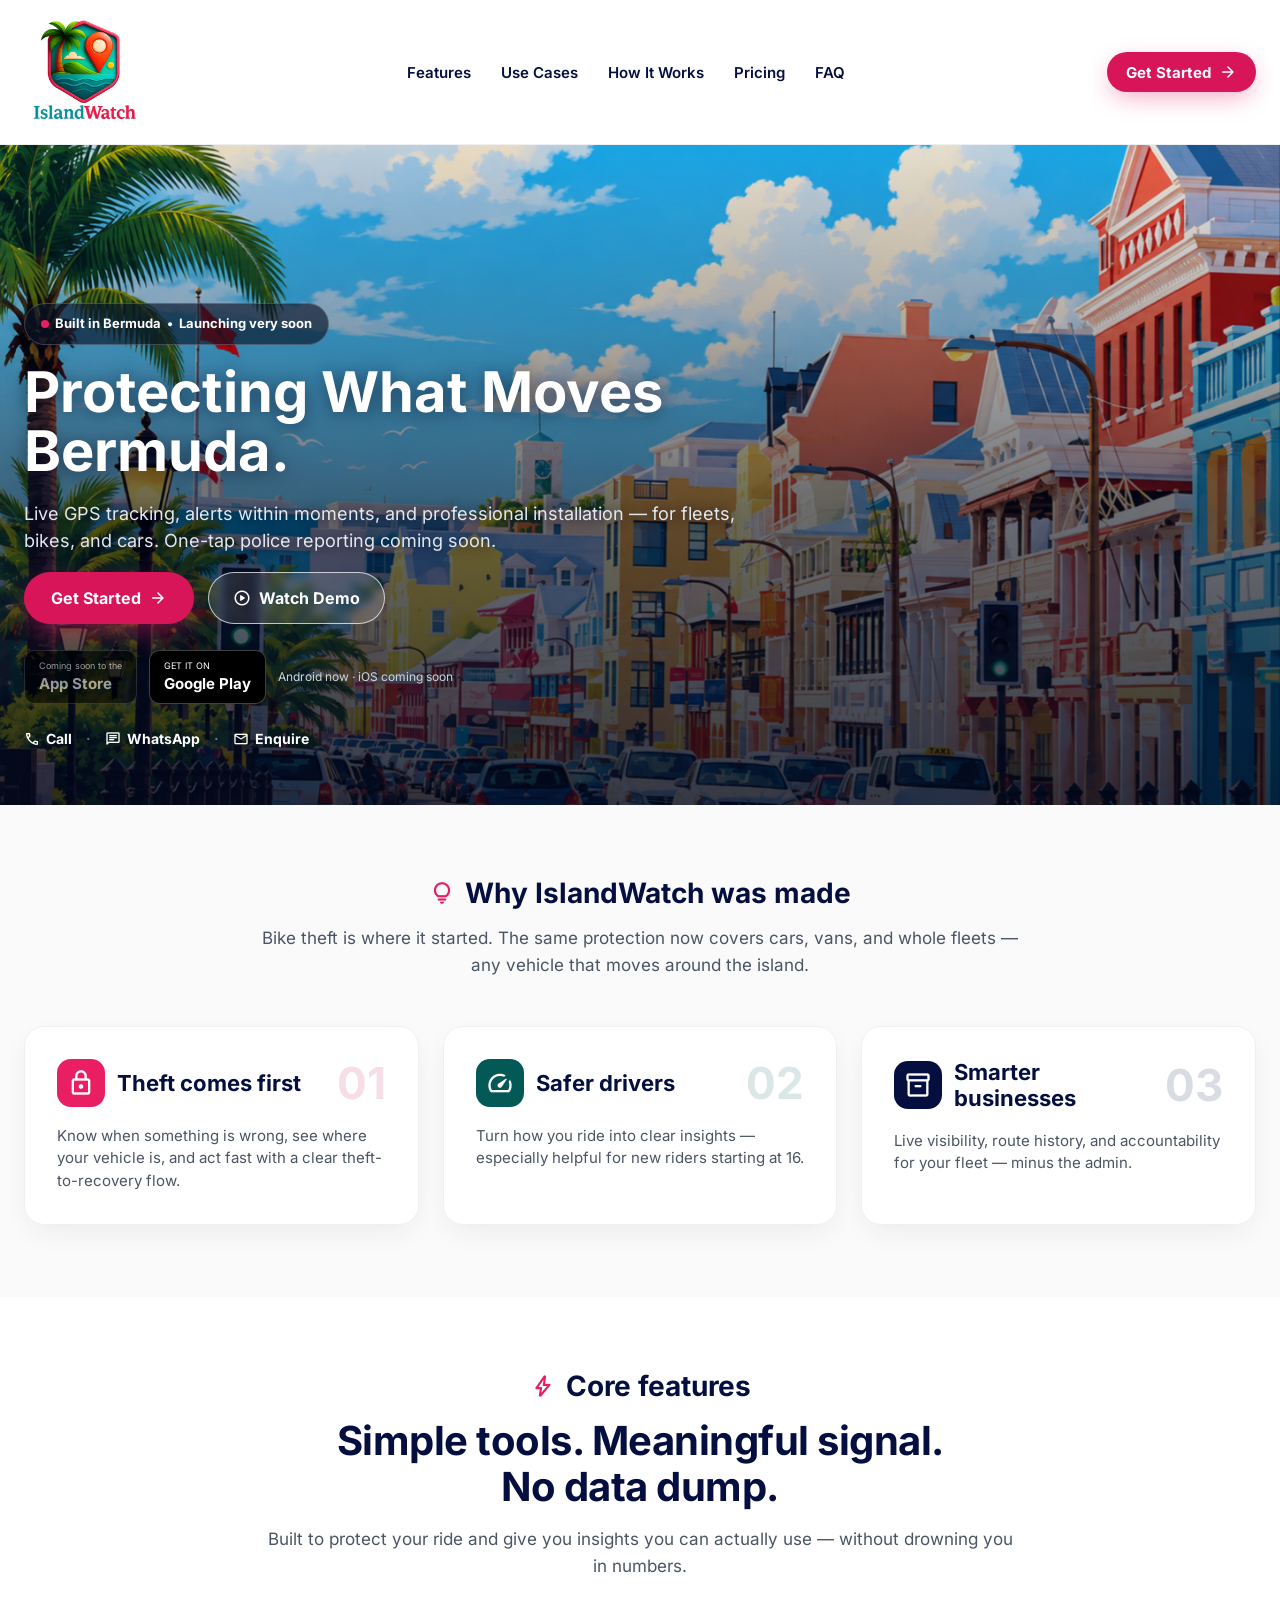
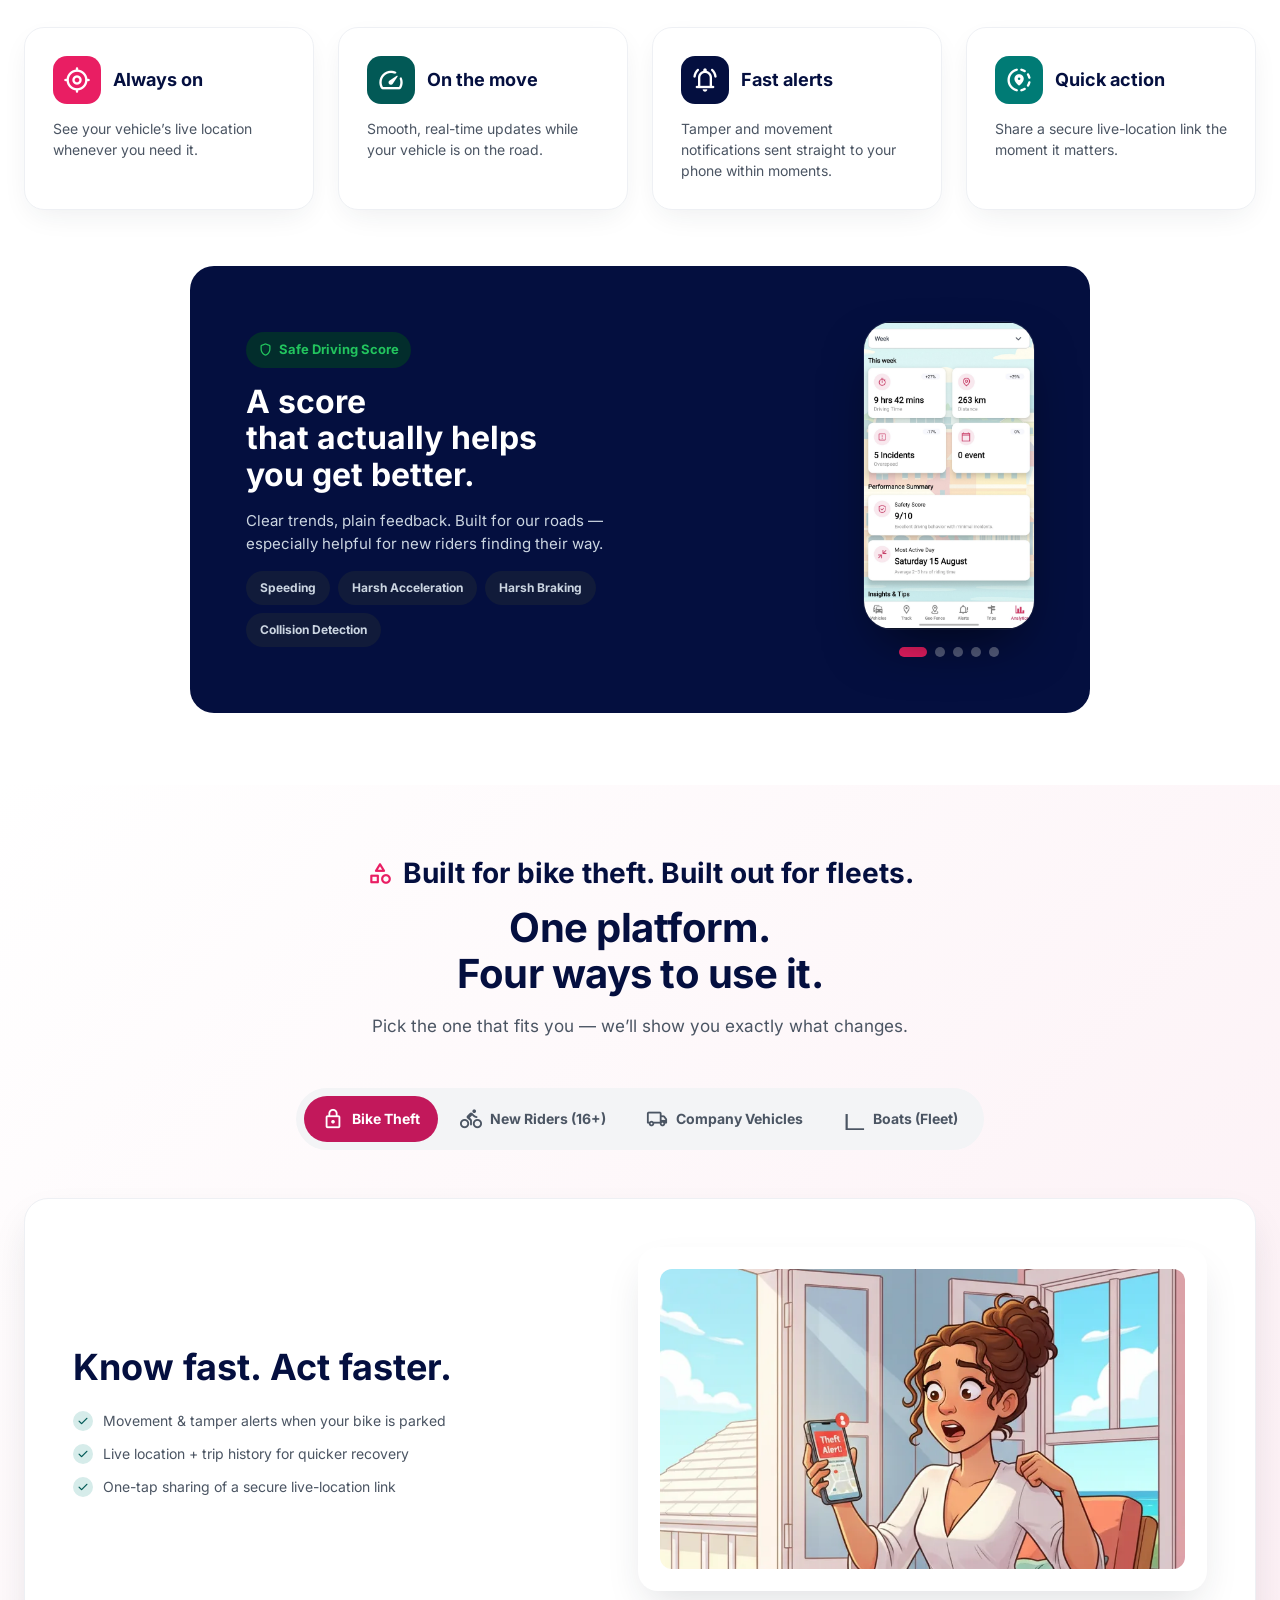
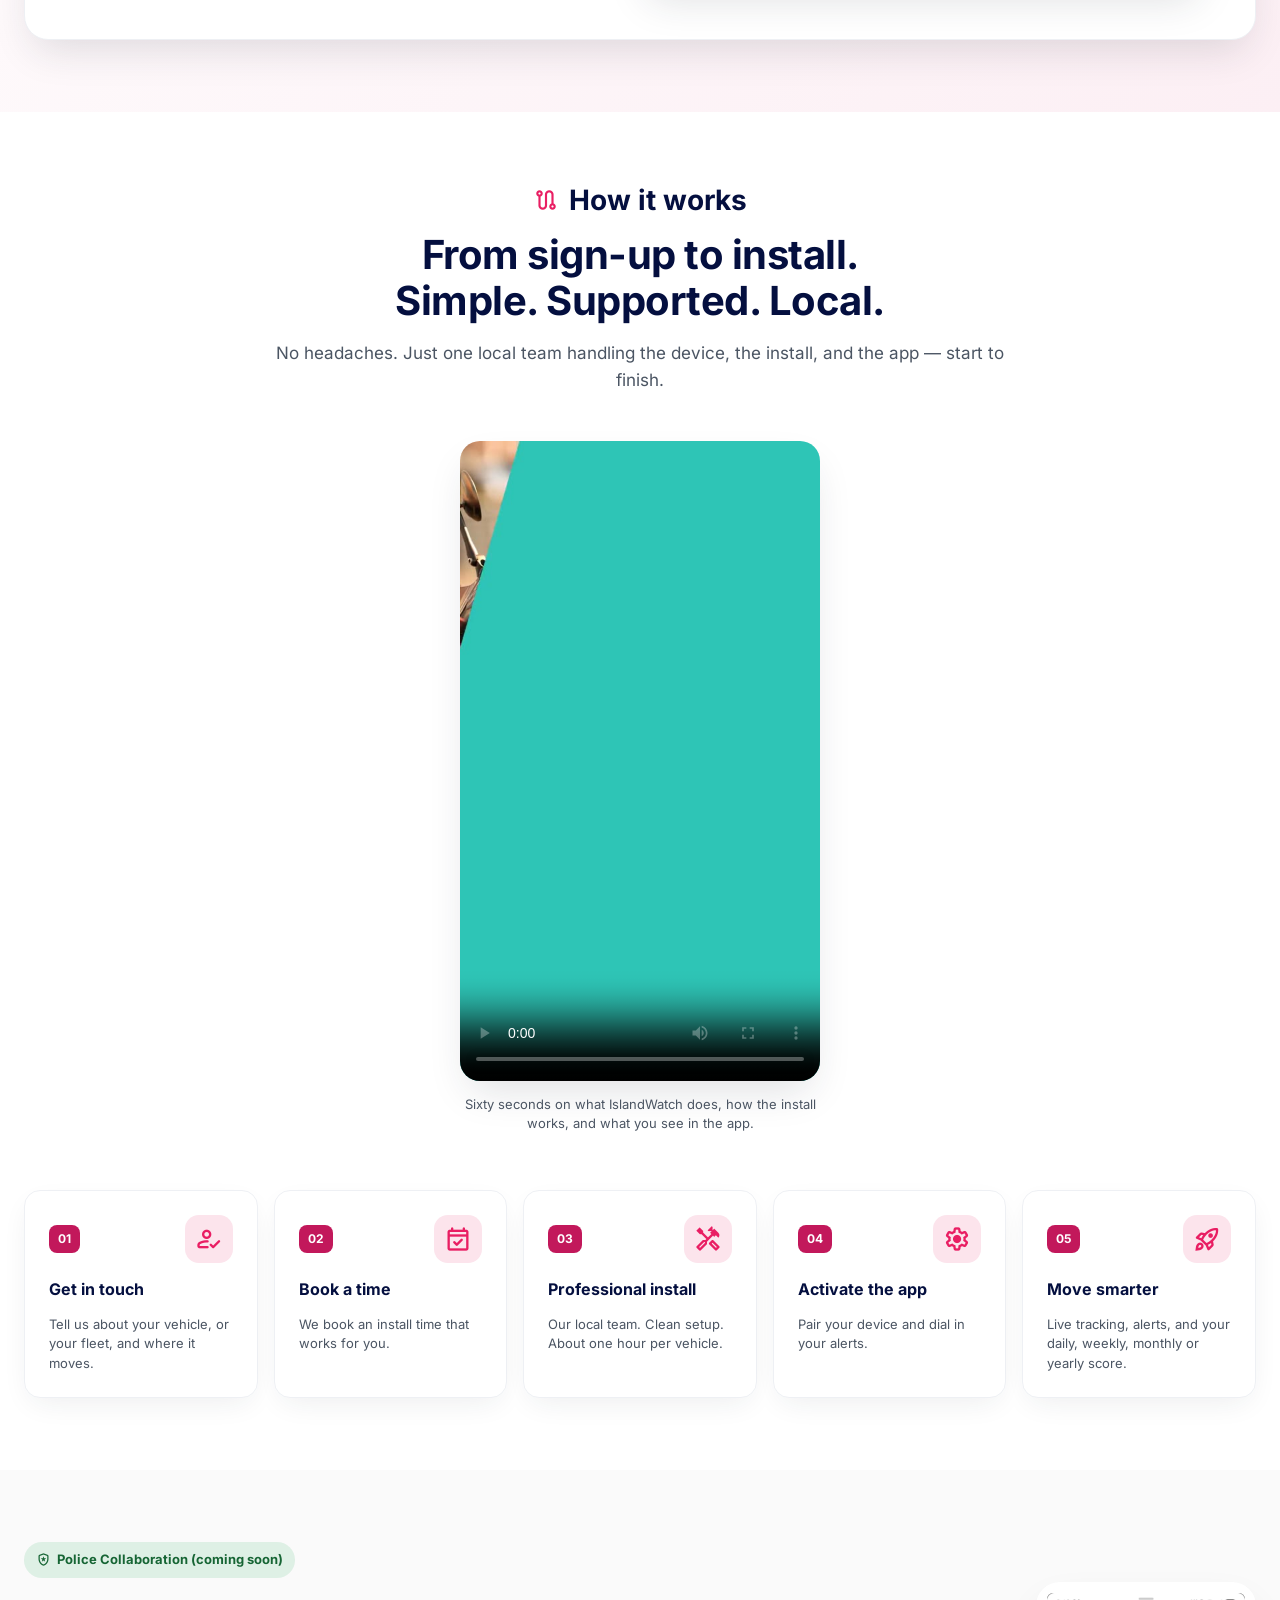
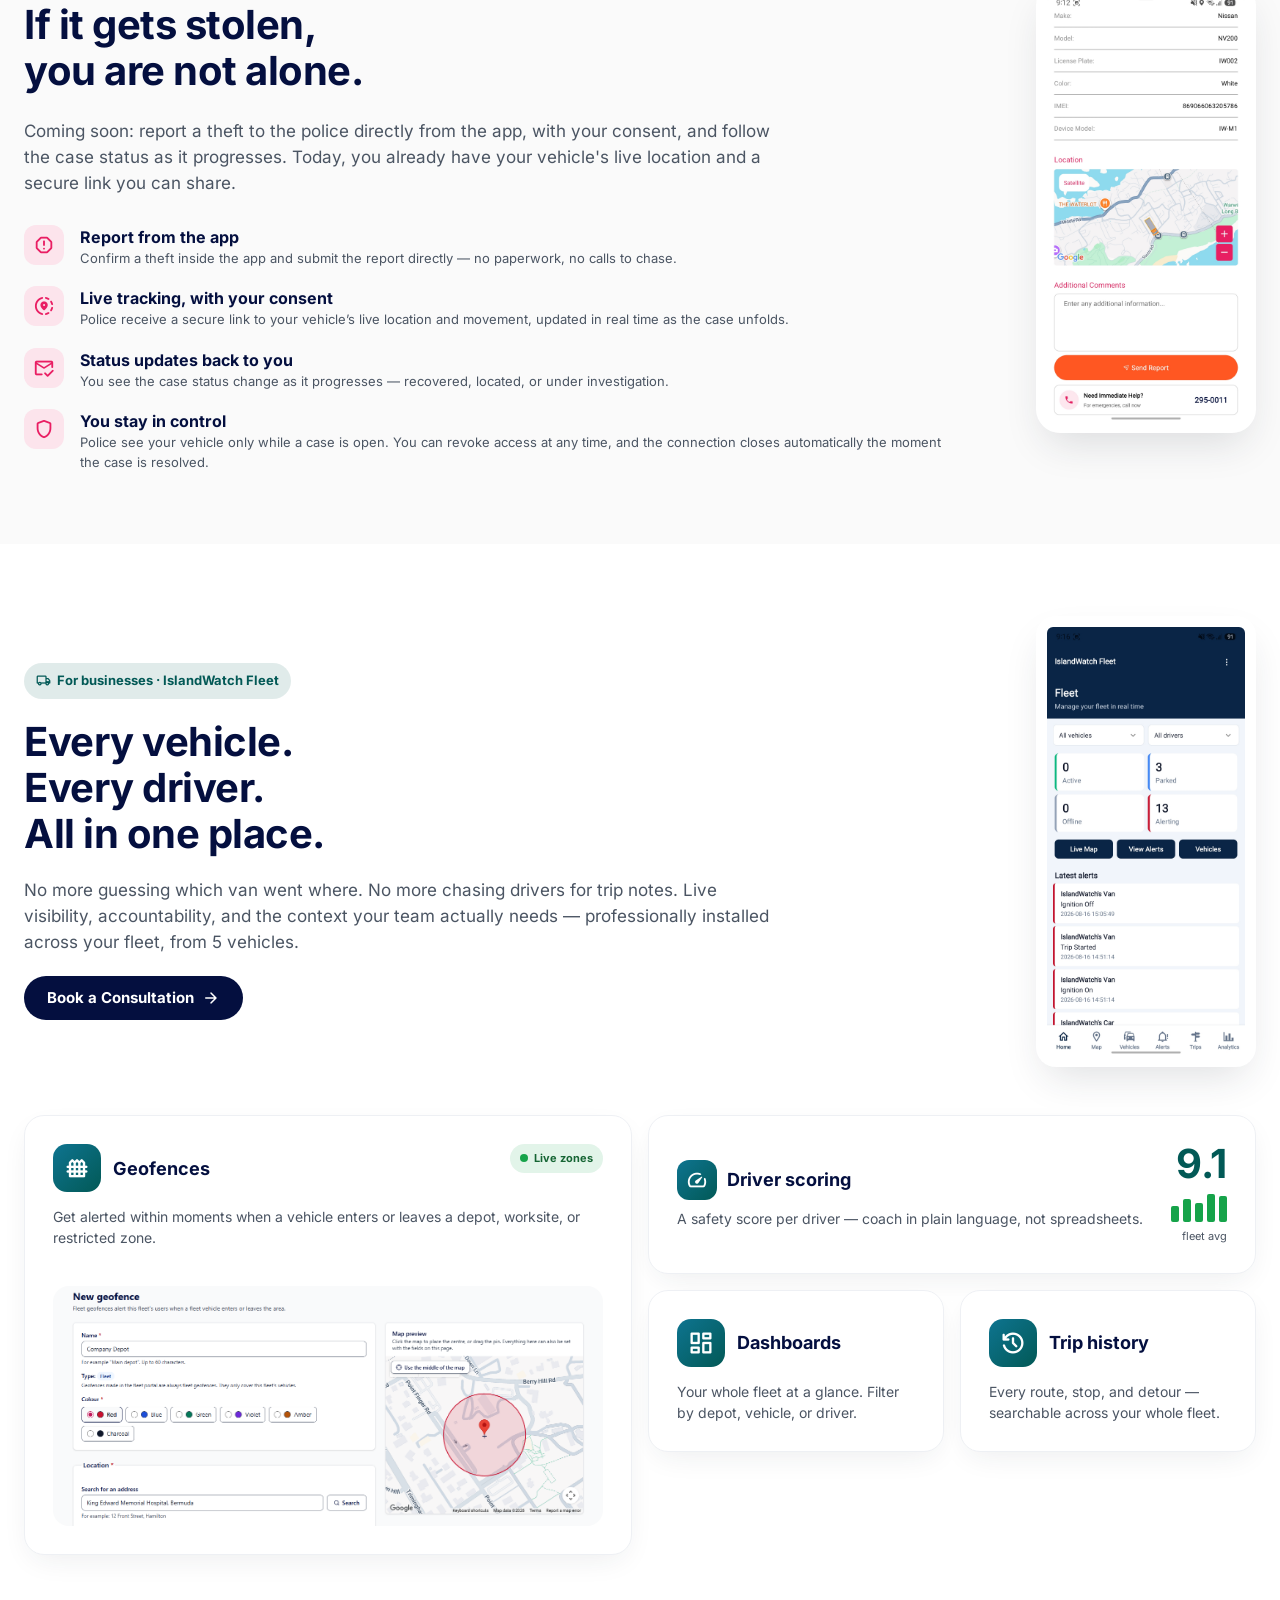
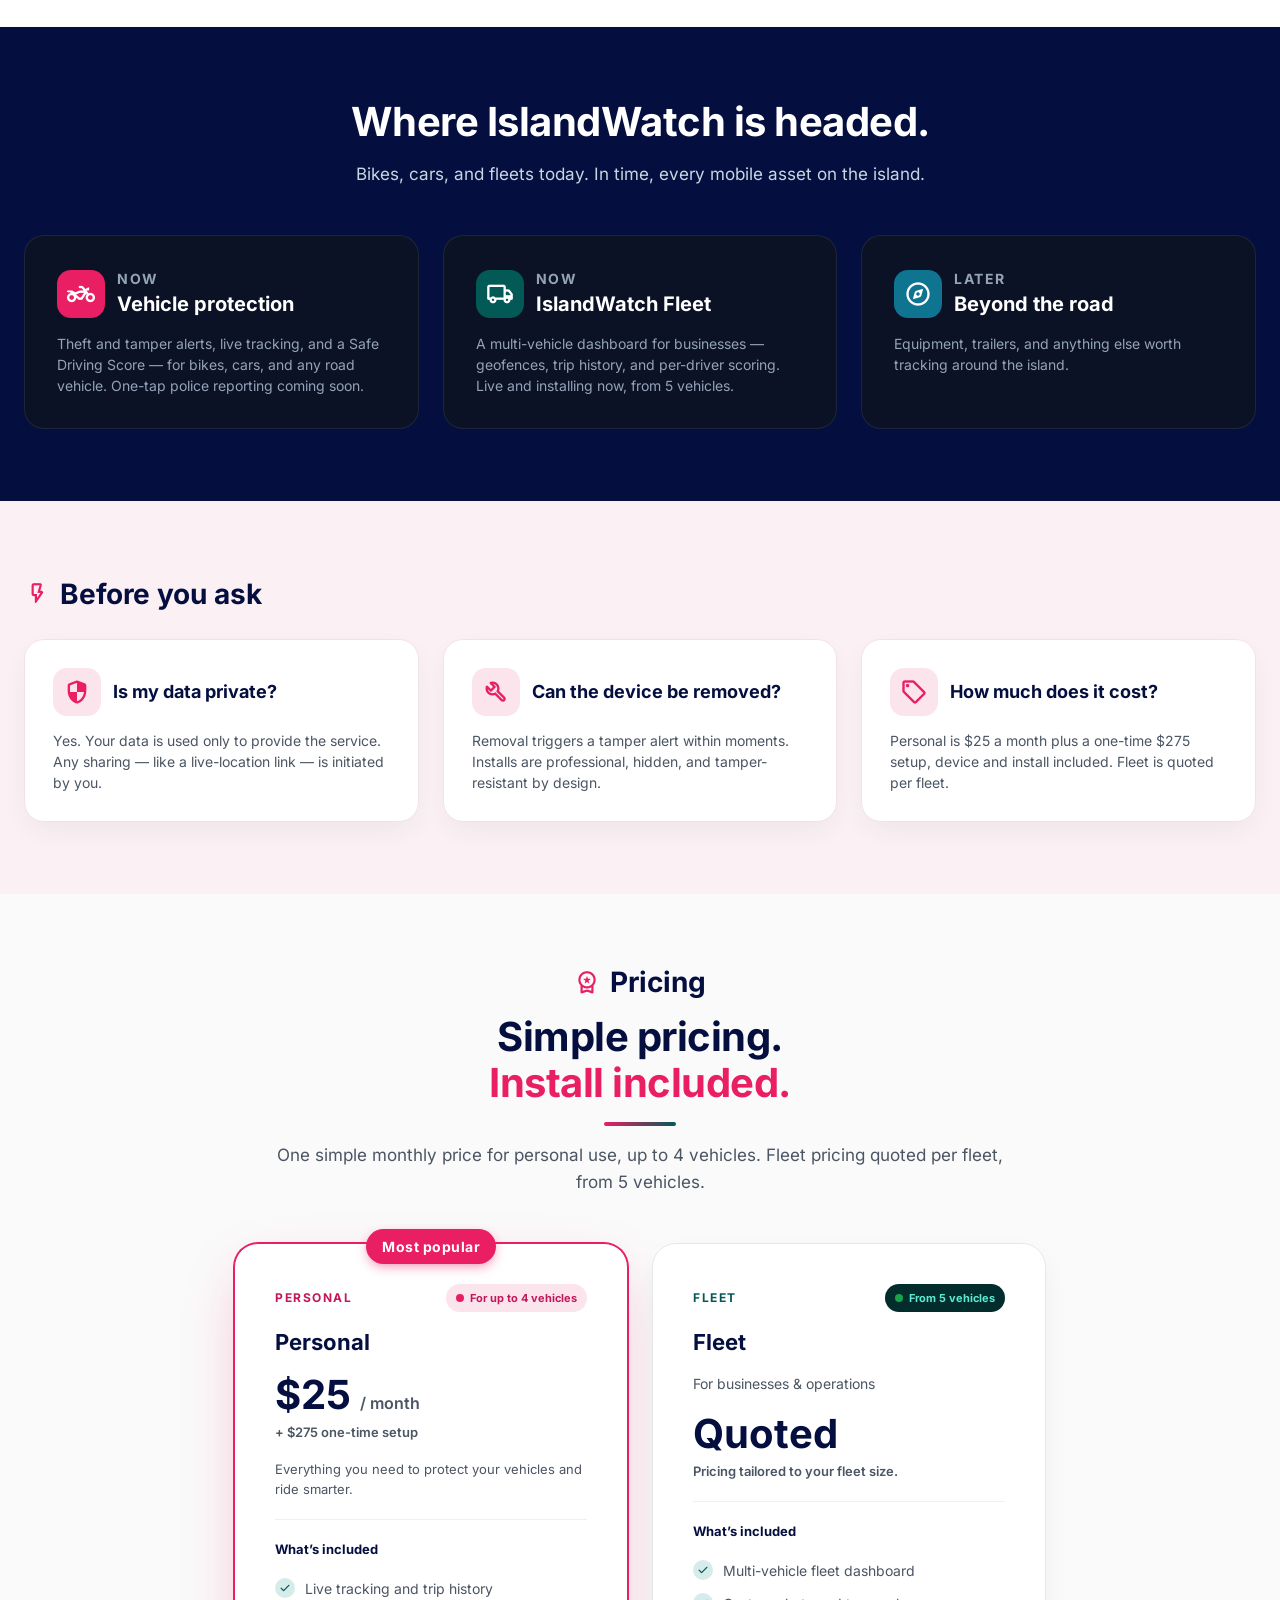
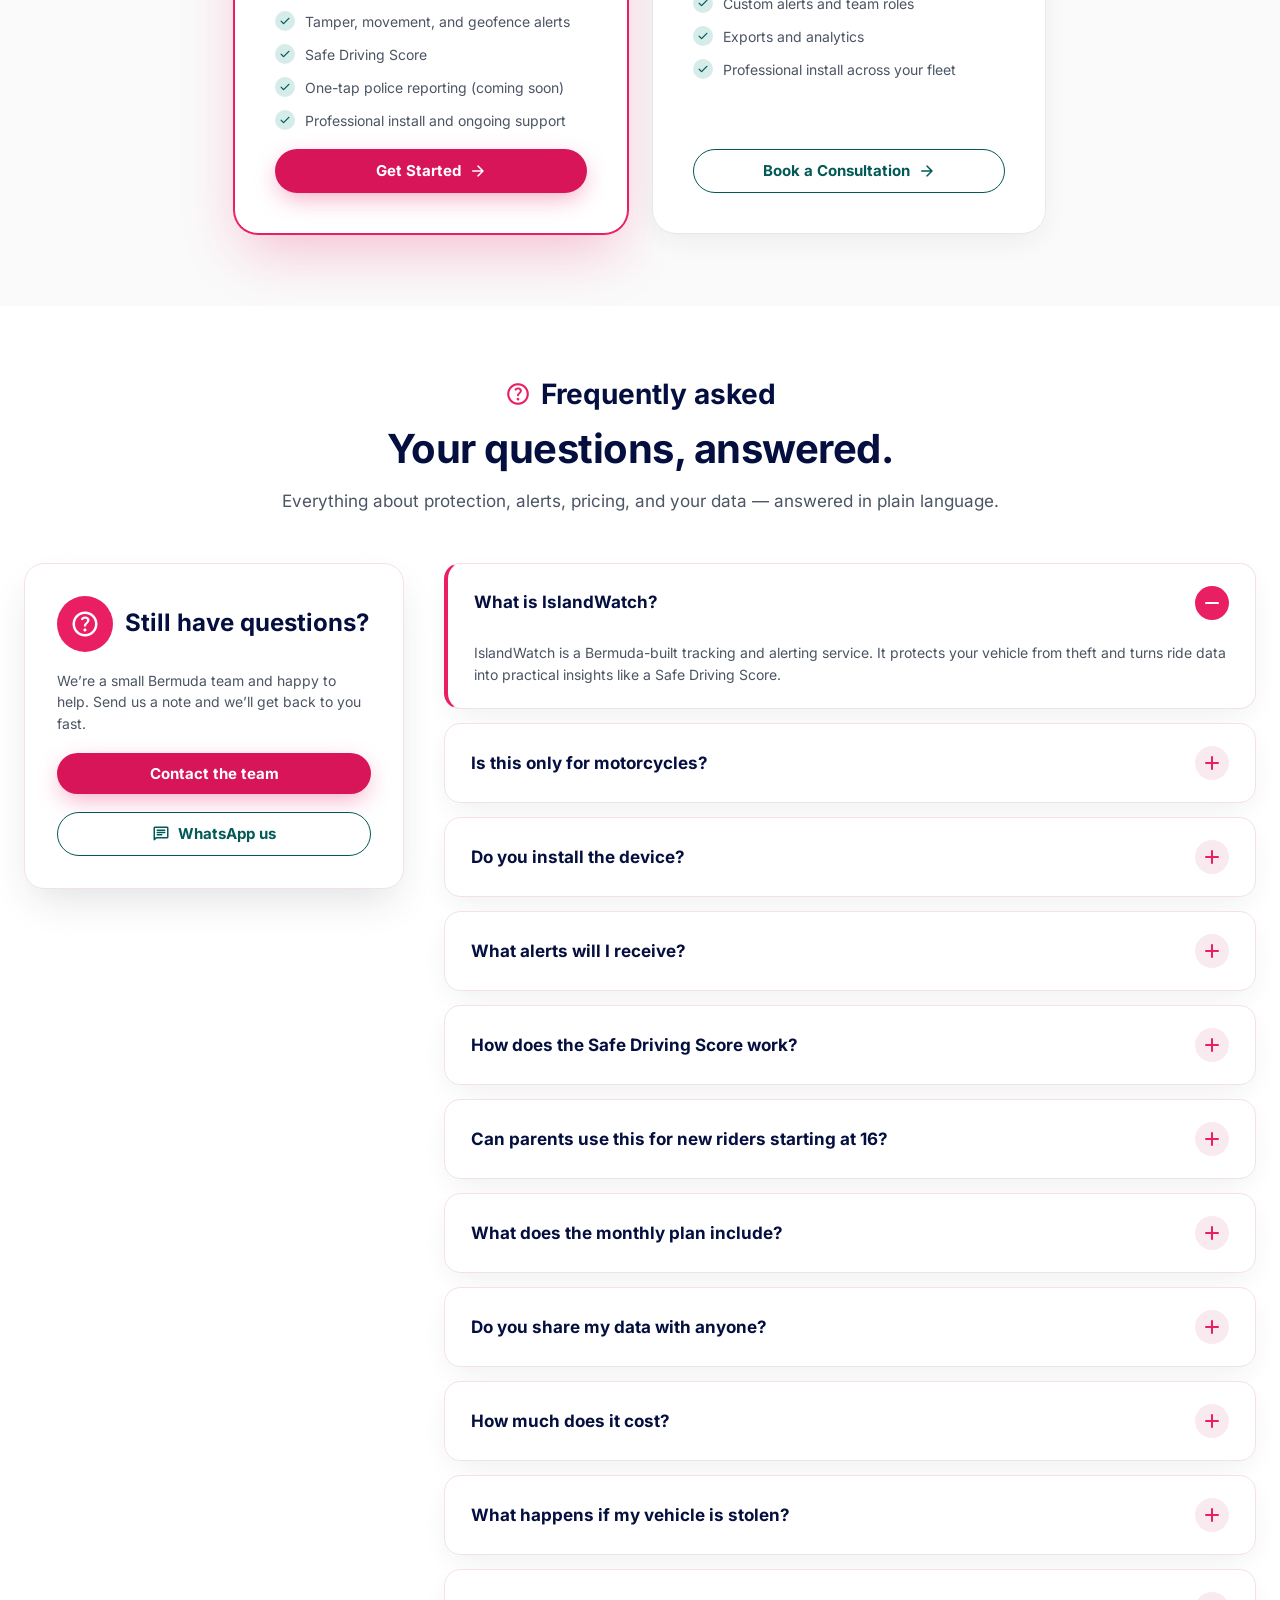
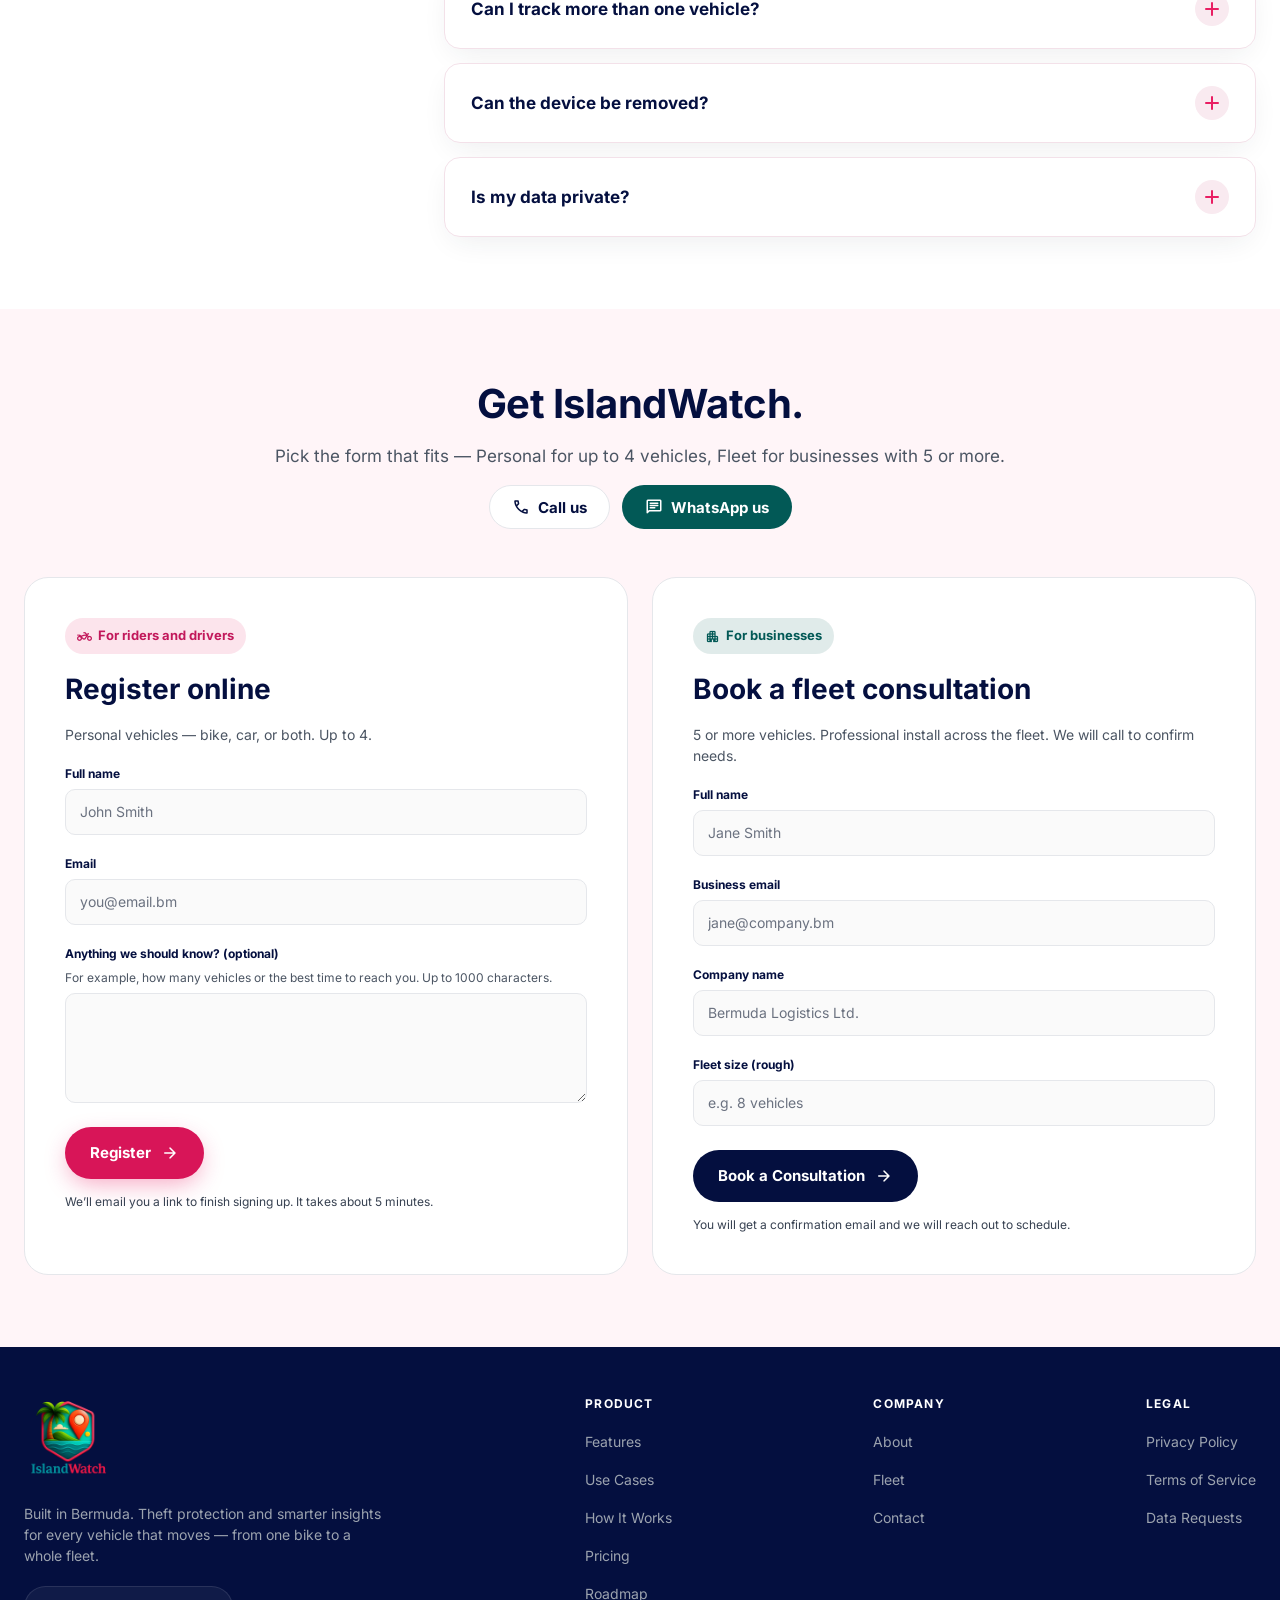
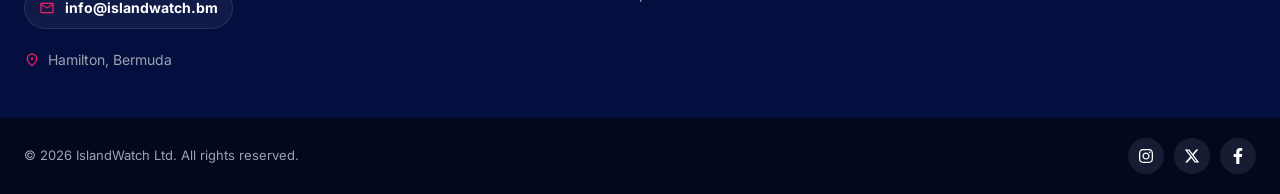
<file: index.html>
<!DOCTYPE html>
<html lang="en">
<head>
  <meta charset="UTF-8" />
  <meta name="viewport" content="width=device-width, initial-scale=1.0" />
  <title>IslandWatch — Protecting What Moves Bermuda</title>
  <meta name="description" content="IslandWatch is a Bermuda-built tracking and alerting service. Live GPS tracking, fast alerts, and professional installation for fleets, bikes, and cars." />
  <link rel="canonical" href="https://www.islandwatch.bm/" />

  <!-- Open Graph / social -->
  <meta property="og:type" content="website" />
  <meta property="og:site_name" content="IslandWatch" />
  <meta property="og:title" content="IslandWatch — Protecting What Moves Bermuda" />
  <meta property="og:description" content="IslandWatch is a Bermuda-built tracking and alerting service. Live GPS tracking, fast alerts, and professional installation for fleets, bikes, and cars." />
  <meta property="og:url" content="https://www.islandwatch.bm/" />
  <meta property="og:image" content="https://www.islandwatch.bm/images/og-card.jpg" />
  <meta property="og:image:width" content="1200" />
  <meta property="og:image:height" content="630" />
  <meta property="og:image:alt" content="IslandWatch — Protecting What Moves Bermuda" />
  <meta property="og:locale" content="en_US" />

  <meta name="twitter:card" content="summary_large_image" />
  <meta name="twitter:site" content="@IslandWatchBDA" />
  <meta name="twitter:title" content="IslandWatch — Protecting What Moves Bermuda" />
  <meta name="twitter:description" content="IslandWatch is a Bermuda-built tracking and alerting service. Live GPS tracking, fast alerts, and professional installation for fleets, bikes, and cars." />
  <meta name="twitter:image" content="https://www.islandwatch.bm/images/og-card.jpg" />

  <!-- Icons & PWA -->
  <link rel="icon" href="favicon.ico" sizes="any" />
  <link rel="icon" type="image/png" sizes="32x32" href="favicon-32x32.png" />
  <link rel="icon" type="image/png" sizes="16x16" href="favicon-16x16.png" />
  <link rel="apple-touch-icon" href="apple-touch-icon.png" />
  <link rel="manifest" href="site.webmanifest" />
  <meta name="theme-color" content="#DB0049" />

  <link rel="preload" href="fonts/ms-icons.woff2" as="font" type="font/woff2" crossorigin />
  <link rel="preload" href="fonts/inter-700.woff2" as="font" type="font/woff2" crossorigin />
  <link rel="preload" href="images/iw-logo.webp?v=20260707" as="image" />
  <link rel="preload" href="images/hero-bg.webp?v=20260609" as="image" fetchpriority="high" />
  <link rel="stylesheet" href="css/styles.css?v=20261022a" />

  <script type="application/ld+json">
  {
    "@context": "https://schema.org",
    "@graph": [
      {
        "@type": ["Organization", "LocalBusiness"],
        "@id": "https://www.islandwatch.bm/#org",
        "name": "IslandWatch",
        "legalName": "IslandWatch Ltd.",
        "url": "https://www.islandwatch.bm/",
        "logo": "https://www.islandwatch.bm/images/islandwatch-logo.png",
        "image": "https://www.islandwatch.bm/images/og-card.jpg",
        "description": "Bermuda-built vehicle tracking, alerting, and recovery service. Live GPS tracking, fast alerts, and professional installation for fleets, bikes, and cars.",
        "email": "info@islandwatch.bm",
        "telephone": "+1.441.777.SAFE(7233)",
        "areaServed": { "@type": "Country", "name": "Bermuda" },
        "address": {
          "@type": "PostalAddress",
          "addressLocality": "Hamilton",
          "addressCountry": "BM"
        },
        "sameAs": [
          "https://www.instagram.com/islandwatchbda/",
          "https://x.com/IslandWatchBDA",
          "https://www.facebook.com/people/Islandwatchbda/61590046666772/"
        ]
      },
      {
        "@type": "WebSite",
        "@id": "https://www.islandwatch.bm/#website",
        "url": "https://www.islandwatch.bm/",
        "name": "IslandWatch",
        "publisher": { "@id": "https://www.islandwatch.bm/#org" },
        "inLanguage": "en"
      },
      {
        "@type": "FAQPage",
        "@id": "https://www.islandwatch.bm/#faq",
        "isPartOf": { "@id": "https://www.islandwatch.bm/#website" },
        "mainEntity": [
          { "@type": "Question", "name": "What is IslandWatch?", "acceptedAnswer": { "@type": "Answer", "text": "IslandWatch is a Bermuda-built tracking and alerting service. It protects your vehicle from theft and turns ride data into practical insights like a Safe Driving Score." } },
          { "@type": "Question", "name": "Is this only for motorcycles?", "acceptedAnswer": { "@type": "Answer", "text": "No. IslandWatch works for motorbikes, scooters, cars, and company vehicles. Businesses with 5 or more vehicles use IslandWatch Fleet." } },
          { "@type": "Question", "name": "Do you install the device?", "acceptedAnswer": { "@type": "Answer", "text": "Yes. Every device is professionally installed by our local Bermuda team — a clean, tamper-resistant install that takes about an hour." } },
          { "@type": "Question", "name": "What alerts will I receive?", "acceptedAnswer": { "@type": "Answer", "text": "Tamper and movement alerts when your vehicle is parked, plus geofence alerts and theft notifications sent straight to your phone." } },
          { "@type": "Question", "name": "How does the Safe Driving Score work?", "acceptedAnswer": { "@type": "Answer", "text": "We turn real ride data — speeding, harsh acceleration, harsh braking, and collision detection — into one weekly, monthly or yearly score with plain-language trends." } },
          { "@type": "Question", "name": "Can parents use this for new riders starting at 16?", "acceptedAnswer": { "@type": "Answer", "text": "Absolutely. It's built to help new riders build good habits, with insights that give parents peace of mind." } },
          { "@type": "Question", "name": "What does the monthly plan include?", "acceptedAnswer": { "@type": "Answer", "text": "Live tracking and trip history, tamper and geofence alerts, the Safe Driving Score, priority install, and direct support." } },
          { "@type": "Question", "name": "Do you share my data with anyone?", "acceptedAnswer": { "@type": "Answer", "text": "Only when you choose to. Sharing a live-location link — including with the police during a theft — is always initiated by you." } },
          { "@type": "Question", "name": "How much does it cost?", "acceptedAnswer": { "@type": "Answer", "text": "Personal is $25 a month plus a one-time $275 setup, with the device and install included. Fleet pricing is custom — book a consultation and we'll tailor it to your vehicles." } },
          { "@type": "Question", "name": "What happens if my vehicle is stolen?", "acceptedAnswer": { "@type": "Answer", "text": "You see your vehicle's live location in the app and can share a secure live-location link with the police if you choose. Direct in-app reporting to the police is coming soon, and any sharing is always initiated by you." } },
          { "@type": "Question", "name": "Can I track more than one vehicle?", "acceptedAnswer": { "@type": "Answer", "text": "Yes. A Personal account covers up to 4 vehicles. Businesses with 5 or more vehicles use IslandWatch Fleet, which adds a multi-vehicle dashboard with geofences, trip history, and per-driver scoring." } },
          { "@type": "Question", "name": "Can the device be removed?", "acceptedAnswer": { "@type": "Answer", "text": "Removal triggers a tamper alert within moments. The device is hardwired and hidden during a professional install. If you cancel, we remove it for you within 10 days of scheduling, or you can pause your account for $5 a month." } },
          { "@type": "Question", "name": "Is my data private?", "acceptedAnswer": { "@type": "Answer", "text": "Yes. Your location data stays on our servers and is used only to provide the service. Nothing is shared with any third party unless you opt in or request it. You can delete your account at any time." } }
        ]
      }
    ]
  }
  </script>

  <!-- Google Analytics 4 -->
  <script async src="https://www.googletagmanager.com/gtag/js?id=G-389MVYHTM2"></script>
  <script>
    window.dataLayer = window.dataLayer || [];
    function gtag(){dataLayer.push(arguments);}
    gtag('js', new Date());
    gtag('config', 'G-389MVYHTM2');
  </script>
</head>
<body>
  <a class="skip-link" href="#main">Skip to main content</a>

  <!-- ============ 00 — HEADER ============ -->
  <header class="site-header" id="top">
    <div class="container header-inner">
      <a class="logo" href="#top" aria-label="IslandWatch home">
        <img src="images/iw-logo.webp?v=20260707" alt="IslandWatch" width="120" height="120" fetchpriority="high" decoding="async" />
      </a>

      <button class="nav-toggle" type="button" aria-expanded="false" aria-controls="header-menu" aria-label="Open menu">
        <span class="ms" aria-hidden="true">menu</span>
      </button>

      <div class="header-menu" id="header-menu">
        <nav class="primary-nav" aria-label="Primary">
          <ul>
            <li><a href="#features">Features</a></li>
            <li><a href="#use-cases">Use Cases</a></li>
            <li><a href="#how-it-works">How It Works</a></li>
            <li><a href="#pricing">Pricing</a></li>
            <li><a href="#faq">FAQ</a></li>
          </ul>
        </nav>

        <div class="header-actions">
          <a class="btn btn-primary" href="#get-started">Get Started <span class="ms" aria-hidden="true">arrow_forward</span></a>
        </div>
      </div>
    </div>
  </header>

  <main id="main">

    <!-- ============ 01 — HERO ============ -->
    <section class="hero" aria-labelledby="hero-title">
      <div class="hero__bg" aria-hidden="true"></div>
      <div class="hero__scrim" aria-hidden="true"></div>
      <div class="container hero__wrap">
      <div class="hero__inner">
        <p class="pill pill--dark"><span class="dot" aria-hidden="true"></span> Built in Bermuda &nbsp;•&nbsp; Launching very soon</p>
        <h1 id="hero-title" class="hero__title">Protecting What Moves Bermuda.</h1>
        <p class="hero__sub">Live GPS tracking, alerts within moments, and professional installation — for fleets, bikes, and cars. One-tap police reporting coming soon.</p>
        <div class="hero__cta">
          <a class="btn btn-primary btn-lg" href="#get-started">Get Started <span class="ms" aria-hidden="true">arrow_forward</span></a>
          <a class="btn btn-glass btn-lg" href="#demo"><span class="ms" aria-hidden="true">play_circle</span> Watch Demo</a>
        </div>
        <div class="hero__badges">
          <span class="store-badge store-badge--soon" aria-label="App Store — coming soon">
            <span class="store-badge__small">Coming soon to the</span>
            <span class="store-badge__big">App Store</span>
          </span>
          <a class="store-badge" href="https://play.google.com/store/apps/details?id=com.islandwatch.IslandWatch" target="_blank" rel="noopener" aria-label="Get it on Google Play">
            <span class="store-badge__small">GET IT ON</span>
            <span class="store-badge__big">Google Play</span>
          </a>
          <span class="hero__avail">Android now · iOS coming soon</span>
        </div>
        <p class="hero__contact">
          <a href="tel:+14417777233"><span class="ms" aria-hidden="true">call</span> Call</a>
          <span class="sep" aria-hidden="true">·</span>
          <a href="https://wa.me/14417777233" target="_blank" rel="noopener"><span class="ms" aria-hidden="true">chat</span> WhatsApp</a>
          <span class="sep" aria-hidden="true">·</span>
          <a href="mailto:IslandWatch%20%3Cinfo@islandwatch.bm%3E?subject=Website%20Enquiry"><span class="ms" aria-hidden="true">mail</span> Enquire</a>
        </p>
      </div>
      </div>
    </section>

    <!-- ============ 02 — WHY ============ -->
    <section class="section section--alt" id="why" aria-labelledby="why-title">
      <div class="container section__head">
        <h2 id="why-title" class="section-eyebrow"><span class="ms" aria-hidden="true">lightbulb</span> Why IslandWatch was made</h2>
        <p class="section__sub">Bike theft is where it started. The same protection now covers cars, vans, and whole fleets — any vehicle that moves around the island.</p>
      </div>
      <div class="container grid grid-3">
        <article class="card card--num">
          <div class="card__top">
            <div class="card__top-left">
              <span class="icon-tile icon-tile--pink"><span class="ms" aria-hidden="true">lock</span></span>
              <h3>Theft comes first</h3>
            </div>
            <span class="card__num">01</span>
          </div>
          <p>Know when something is wrong, see where your vehicle is, and act fast with a clear theft-to-recovery flow.</p>
        </article>
        <article class="card card--num">
          <div class="card__top">
            <div class="card__top-left">
              <span class="icon-tile icon-tile--teal"><span class="ms" aria-hidden="true">speed</span></span>
              <h3>Safer drivers</h3>
            </div>
            <span class="card__num card__num--teal">02</span>
          </div>
          <p>Turn how you ride into clear insights — especially helpful for new riders starting at 16.</p>
        </article>
        <article class="card card--num">
          <div class="card__top">
            <div class="card__top-left">
              <span class="icon-tile icon-tile--navy"><span class="ms" aria-hidden="true">inventory_2</span></span>
              <h3>Smarter businesses</h3>
            </div>
            <span class="card__num card__num--navy">03</span>
          </div>
          <p>Live visibility, route history, and accountability for your fleet — minus the admin.</p>
        </article>
      </div>
    </section>

    <!-- ============ 03 — FEATURES ============ -->
    <section class="section" id="features" aria-labelledby="features-title">
      <div class="container section__head">
        <p class="section-eyebrow"><span class="ms" aria-hidden="true">bolt</span> Core features</p>
        <h2 id="features-title" class="section__title">Simple tools. Meaningful signal.<br />No data dump.</h2>
        <p class="section__sub">Built to protect your ride and give you insights you can actually use — without drowning you in numbers.</p>
      </div>
      <div class="container grid grid-4">
        <article class="card">
          <div class="card__top-left">
            <span class="icon-tile icon-tile--pink"><span class="ms" aria-hidden="true">my_location</span></span>
            <h3>Always on</h3>
          </div>
          <p>See your vehicle’s live location whenever you need it.</p>
        </article>
        <article class="card">
          <div class="card__top-left">
            <span class="icon-tile icon-tile--teal"><span class="ms" aria-hidden="true">speed</span></span>
            <h3>On the move</h3>
          </div>
          <p>Smooth, real-time updates while your vehicle is on the road.</p>
        </article>
        <article class="card">
          <div class="card__top-left">
            <span class="icon-tile icon-tile--navy"><span class="ms" aria-hidden="true">notifications_active</span></span>
            <h3>Fast alerts</h3>
          </div>
          <p>Tamper and movement notifications sent straight to your phone within moments.</p>
        </article>
        <article class="card">
          <div class="card__top-left">
            <span class="icon-tile icon-tile--teal2"><span class="ms" aria-hidden="true">share_location</span></span>
            <h3>Quick action</h3>
          </div>
          <p>Share a secure live-location link the moment it matters.</p>
        </article>
      </div>

      <div class="container">
        <div class="score-block">
          <div class="score-block__copy">
            <p class="pill pill--green"><span class="ms" aria-hidden="true">shield</span> Safe Driving Score</p>
            <h3 class="score-block__title">A score<br />that actually helps<br />you get better.</h3>
            <p class="score-block__desc">Clear trends, plain feedback. Built for our roads — especially helpful for new riders finding their way.</p>
            <ul class="chips">
              <li>Speeding</li><li>Harsh Acceleration</li><li>Harsh Braking</li><li>Collision Detection</li>
            </ul>
          </div>
<div class="score-carousel" aria-label="Safe Driving Score screens">
  <div class="score-carousel__viewport">
    <div class="score-carousel__track">

      <div class="score-carousel__slide">
        <img
          src="images/score-card1.webp"
          width="1080"
          height="1950"
          loading="lazy"
          decoding="async"
          alt="Safe Driving Score screen showing this week's driving score."
        />
      </div>

      <div class="score-carousel__slide">
        <img
          src="images/score-card2.webp"
          width="1080"
          height="1950"
          loading="lazy"
          decoding="async"
          alt="Safe Driving Score screen showing driving insights."
        />
      </div>

      <div class="score-carousel__slide">
        <img
          src="images/score-card3.webp"
          width="1080"
          height="1950"
          loading="lazy"
          decoding="async"
          alt="Safe Driving Score screen showing driving trends."
        />
      </div>

      <div class="score-carousel__slide">
        <img
          src="images/score-card4.webp"
          width="1080"
          height="1950"
          loading="lazy"
          decoding="async"
          alt="Safe Driving Score screen showing driving events."
        />
      </div>

      <div class="score-carousel__slide">
        <img
          src="images/score-card5.webp"
          width="1080"
          height="1950"
          loading="lazy"
          decoding="async"
          alt="Safe Driving Score screen showing weekly, monthly or yearly driving performance."
        />
      </div>

    </div>
  </div>

  <div class="score-carousel__dots" aria-label="Choose a Safe Driving Score screen">
    <button class="score-carousel__dot is-active" type="button" aria-label="Show screen 1" aria-current="true"></button>
    <button class="score-carousel__dot" type="button" aria-label="Show screen 2"></button>
    <button class="score-carousel__dot" type="button" aria-label="Show screen 3"></button>
    <button class="score-carousel__dot" type="button" aria-label="Show screen 4"></button>
    <button class="score-carousel__dot" type="button" aria-label="Show screen 5"></button>
  </div>
</div>

        </div>
      </div>
    </section>

    <!-- ============ 04 — USE CASES ============ -->
    <section class="section section--usecases" id="use-cases" aria-labelledby="uc-title">
      <div class="container section__head">
        <p class="section-eyebrow"><span class="ms" aria-hidden="true">category</span> Built for bike theft. Built out for fleets.</p>
        <h2 id="uc-title" class="section__title">One platform.<br />Four ways to use it.</h2>
        <p class="section__sub">Pick the one that fits you — we’ll show you exactly what changes.</p>
      </div>

      <div class="container">
        <div class="tabs" role="tablist" aria-label="Use cases">
          <button class="tab is-active" role="tab" id="tab-theft" aria-selected="true" aria-controls="panel-theft" tabindex="0"><span class="ms" aria-hidden="true">lock</span> Bike Theft</button>
          <button class="tab" role="tab" id="tab-riders" aria-selected="false" aria-controls="panel-riders" tabindex="-1"><span class="ms" aria-hidden="true">directions_bike</span> New Riders (16+)</button>
          <button class="tab" role="tab" id="tab-company" aria-selected="false" aria-controls="panel-company" tabindex="-1"><span class="ms" aria-hidden="true">local_shipping</span> Company Vehicles</button>
          <button class="tab" role="tab" id="tab-other" aria-selected="false" aria-controls="panel-other" tabindex="-1"><span class="ms" aria-hidden="true">sailing</span> Boats (Fleet)</button>
        </div>

        <div class="tab-panel" role="tabpanel" id="panel-theft" aria-labelledby="tab-theft" tabindex="0">
          <div class="tab-panel__copy">
            <h3>Know fast. Act faster.</h3>
            <ul class="checklist">
              <li><span class="ms check" aria-hidden="true">check</span> Movement &amp; tamper alerts when your bike is parked</li>
              <li><span class="ms check" aria-hidden="true">check</span> Live location + trip history for quicker recovery</li>
              <li><span class="ms check" aria-hidden="true">check</span> One-tap sharing of a secure live-location link</li>
            </ul>
          </div>
          <div class="tab-panel__media">
            <img src="images/uc-theft.webp" class="uc-shot uc-shot--portrait" width="832" height="1248" loading="lazy" decoding="async" alt="A person reacting to a Theft Alert notification on their phone." />
          </div>
        </div>

        <div class="tab-panel" role="tabpanel" id="panel-riders" aria-labelledby="tab-riders" tabindex="0" hidden>
          <div class="tab-panel__copy">
            <h3>Support new riders starting at 16.</h3>
            <ul class="checklist">
              <li><span class="ms check" aria-hidden="true">check</span> See riding &amp; driving patterns in a simple Safe Driving Score</li>
              <li><span class="ms check" aria-hidden="true">check</span> Spot risky habits early (speeding, harsh braking/accel)</li>
              <li><span class="ms check" aria-hidden="true">check</span> Use insights for coaching — not confrontation</li>
            </ul>
            <p class="tab-panel__lead">Designed for riders aged <strong>16+</strong> and families who want extra peace of mind.</p>
          </div>
          <div class="tab-panel__media">
            <img src="images/uc-new-riders.webp" class="uc-shot" width="1000" height="666" loading="lazy" decoding="async" alt="A rider on a scooter on a palm-lined Bermuda road." />
          </div>
        </div>

        <div class="tab-panel" role="tabpanel" id="panel-company" aria-labelledby="tab-company" tabindex="0" hidden>
          <div class="tab-panel__copy">
            <h3>Company vehicles without the chaos.</h3>
            <ul class="checklist">
              <li><span class="ms check" aria-hidden="true">check</span> Live visibility for deliveries, service calls, or field work</li>
              <li><span class="ms check" aria-hidden="true">check</span> Geofences for depots, worksites, and restricted areas</li>
              <li><span class="ms check" aria-hidden="true">check</span> Usage history to support accountability and maintenance</li>
            </ul>
          </div>
          <div class="tab-panel__media">
            <img src="images/uc-company.webp" class="uc-shot" width="1000" height="666" loading="lazy" decoding="async" alt="A manager with a tablet tracking a row of parked vans, each marked with a location pin." />
          </div>
        </div>

        <div class="tab-panel" role="tabpanel" id="panel-other" aria-labelledby="tab-other" tabindex="0" hidden>
          <div class="tab-panel__copy">
            <h3>Know where every boat is.</h3>
            <ul class="checklist">
              <li><span class="ms check" aria-hidden="true">check</span> Live location for each vessel in your fleet</li>
              <li><span class="ms check" aria-hidden="true">check</span> Geofence alerts when a boat leaves or returns to its area</li>
              <li><span class="ms check" aria-hidden="true">check</span> Trip history across the whole fleet, in one dashboard</li>
            </ul>
            <p class="tab-panel__lead">Boats are available on <strong>IslandWatch Fleet</strong> accounts.</p>
          </div>
          <div class="tab-panel__media">
            <img src="images/uc-assets.webp" class="uc-shot" width="1000" height="666" loading="lazy" decoding="async" alt="A boat and jet ski on the water, each marked with a location-tracking pin." />
          </div>
        </div>
      </div>
    </section>

    <!-- ============ 05 — HOW IT WORKS ============ -->
    <section class="section" id="how-it-works" aria-labelledby="how-title">
      <div class="container section__head">
        <p class="section-eyebrow"><span class="ms" aria-hidden="true">route</span> How it works</p>
        <h2 id="how-title" class="section__title">From sign-up to install.<br />Simple. Supported. Local.</h2>
        <p class="section__sub">No headaches. Just one local team handling the device, the install, and the app — start to finish.</p>
      </div>

      <div class="container">
        <figure class="demo-video demo-video--portrait" id="demo">
          <video class="demo-video__player" controls playsinline preload="metadata"
                 poster="images/explainer-poster.jpg?v=20261019"
                 aria-label="IslandWatch explainer video">
            <source src="videos/islandwatch-explainer.mp4?v=20261019" type="video/mp4" />
            Your browser can’t play this video. <a href="videos/islandwatch-explainer.mp4">Download it instead.</a>
          </video>
          <figcaption class="demo-video__cap">Sixty seconds on what IslandWatch does, how the install works, and what you see in the app.</figcaption>
        </figure>
      </div>

      <div class="container">
        <ol class="steps" id="how-steps">
          <li class="step"><div class="step__top"><span class="step__num">01</span><span class="icon-tile icon-tile--pink-soft"><span class="ms" aria-hidden="true">how_to_reg</span></span></div><h3>Get in touch</h3><p>Tell us about your vehicle, or your fleet, and where it moves.</p></li>
          <li class="step"><div class="step__top"><span class="step__num">02</span><span class="icon-tile icon-tile--pink-soft"><span class="ms" aria-hidden="true">event_available</span></span></div><h3>Book a time</h3><p>We book an install time that works for you.</p></li>
          <li class="step"><div class="step__top"><span class="step__num">03</span><span class="icon-tile icon-tile--pink-soft"><span class="ms" aria-hidden="true">handyman</span></span></div><h3>Professional install</h3><p>Our local team. Clean setup. About one hour per vehicle.</p></li>
          <li class="step"><div class="step__top"><span class="step__num">04</span><span class="icon-tile icon-tile--pink-soft"><span class="ms" aria-hidden="true">settings</span></span></div><h3>Activate the app</h3><p>Pair your device and dial in your alerts.</p></li>
          <li class="step"><div class="step__top"><span class="step__num">05</span><span class="icon-tile icon-tile--pink-soft"><span class="ms" aria-hidden="true">rocket_launch</span></span></div><h3>Move smarter</h3><p>Live tracking, alerts, and your daily, weekly, monthly or yearly score.</p></li>
        </ol>
      </div>
    </section>

    <!-- ============ 06 — POLICE COORDINATION ============ -->
    <section class="section section--alt section--split" id="police" aria-labelledby="police-title">
      <div class="container split">
        <div class="split__copy">
          <p class="pill pill--green-soft"><span class="ms" aria-hidden="true">local_police</span> Police Collaboration (coming soon)</p>
          <h2 id="police-title" class="section__title section__title--left">If it gets stolen,<br />you are not alone.</h2>
          <p class="section__sub section__sub--left">Coming soon: report a theft to the police directly from the app, with your consent, and follow the case status as it progresses. Today, you already have your vehicle's live location and a secure link you can share.</p>
          <ol class="timeline">
            <li><span class="icon-tile icon-tile--pink-soft sm"><span class="ms" aria-hidden="true">report</span></span><div><h3>Report from the app</h3><p>Confirm a theft inside the app and submit the report directly — no paperwork, no calls to chase.</p></div></li>
            <li><span class="icon-tile icon-tile--pink-soft sm"><span class="ms" aria-hidden="true">share_location</span></span><div><h3>Live tracking, with your consent</h3><p>Police receive a secure link to your vehicle’s live location and movement, updated in real time as the case unfolds.</p></div></li>
            <li><span class="icon-tile icon-tile--pink-soft sm"><span class="ms" aria-hidden="true">mark_email_read</span></span><div><h3>Status updates back to you</h3><p>You see the case status change as it progresses — recovered, located, or under investigation.</p></div></li>
            <li><span class="icon-tile icon-tile--pink-soft sm"><span class="ms" aria-hidden="true">shield</span></span><div><h3>You stay in control</h3><p>Police see your vehicle only while a case is open. You can revoke access at any time, and the connection closes automatically the moment the case is resolved.</p></div></li>
          </ol>
        </div>
            <div class="split__media">
              <img class="split__media--police" src="images/police-report.webp" width="436" height="425" loading="lazy" decoding="async" alt="IslandWatch theft report screen showing the device details and shared live location." />
            </div>
      </div>
    </section>

    <!-- ============ 07 — FLEET ============ -->
    <section class="section" id="fleet" aria-labelledby="fleet-title">
      <div class="container split">
        <div class="split__copy">
          <p class="pill pill--teal-soft"><span class="ms" aria-hidden="true">local_shipping</span> For businesses · IslandWatch Fleet</p>
          <h2 id="fleet-title" class="section__title section__title--left">Every vehicle.<br />Every driver.<br />All in one place.</h2>
          <p class="section__sub section__sub--left">No more guessing which van went where. No more chasing drivers for trip notes. Live visibility, accountability, and the context your team actually needs — professionally installed across your fleet, from 5 vehicles.</p>
          <a class="btn btn-navy" href="#get-started">Book a Consultation <span class="ms" aria-hidden="true">arrow_forward</span></a>
        </div>
        <div class="split__media">
          <img class="split__media--fleet" src="images/fleet-dash.webp" width="496" height="316" loading="lazy" decoding="async" alt="IslandWatch Fleet dashboard showing live vehicle counts: active, parked, offline, and alerting." />
        </div>
      </div>

      <div class="container fleet-grid">
        <article class="card card--feature">
          <div class="card__top">
            <div class="card__top-left">
              <span class="icon-tile icon-tile--gradient">
                <span class="ms" aria-hidden="true">fence</span>
              </span>
              <h3 class="inline">Geofences</h3>
            </div>
            <span class="pill pill--green-soft sm">
              <span class="dot dot--green" aria-hidden="true"></span> Live zones
            </span>
          </div>
          
          <p>Get alerted within moments when a vehicle enters or leaves a depot, worksite, or restricted zone.</p>
          <div class="geofence-image">
            <img
              src="images/geofence-image.webp"
              width="800"
              height="500"
              loading="lazy"
              decoding="async"
              alt="IslandWatch geofence dashboard showing vehicles entering and leaving a designated depot zone."/>
          </div>
        </article>

        <div class="fleet-grid__col">
          <article class="card card--row">
            <div>
              <div class="card__top"><span class="icon-tile icon-tile--gradient sm"><span class="ms" aria-hidden="true">speed</span></span><h3 class="inline">Driver scoring</h3></div>
              <p>A safety score per driver — coach in plain language, not spreadsheets.</p>
            </div>
            <div class="score-mini">
              <strong>9.1</strong>
              <div class="bars bars--mini" aria-hidden="true"><span style="height:58%"></span><span style="height:83%"></span><span style="height:67%"></span><span style="height:100%"></span><span style="height:92%"></span></div>
              <span>fleet avg</span>
            </div>
          </article>
          <div class="fleet-grid__pair">
            <article class="card">
              <div class="card__top-left">
                <span class="icon-tile icon-tile--gradient">
                  <span class="ms" aria-hidden="true">dashboard</span>
                </span>
                <h3 class="inline">Dashboards</h3>
              </div>
              <p>Your whole fleet at a glance. Filter by depot, vehicle, or driver.</p>
            </article>

            <article class="card">
              <div class="card__top-left">
                <span class="icon-tile icon-tile--gradient">
                  <span class="ms" aria-hidden="true">history</span>
                </span>
                <h3 class="inline">Trip history</h3>
              </div>
              <p>Every route, stop, and detour — searchable across your whole fleet.</p>
            </article>
          </div>
        </div>
      </div>
    </section>

    <!-- ============ 08 — ROADMAP ============ -->
    <section class="section section--dark" id="roadmap" aria-labelledby="roadmap-title">
      <div class="container section__head">
        <h2 id="roadmap-title" class="section__title section__title--on-dark">Where IslandWatch is headed.</h2>
        <p class="section__sub section__sub--on-dark">Bikes, cars, and fleets today. In time, every mobile asset on the island.</p>
      </div>
      <div class="container grid grid-3">
        <article class="phase">
          <div class="card__top-left">
            <span class="icon-tile icon-tile--pink"><span class="ms" aria-hidden="true">two_wheeler</span></span>
            <div>
              <p class="phase__stage phase__stage--pilot">NOW</p>
              <h3>Vehicle protection</h3>
            </div>
          </div>
          <p>Theft and tamper alerts, live tracking, and a Safe Driving Score — for bikes, cars, and any road vehicle. One-tap police reporting coming soon.</p>
        </article>
        <article class="phase">
          <div class="card__top-left">
            <span class="icon-tile icon-tile--teal"><span class="ms" aria-hidden="true">local_shipping</span></span>
            <div>
              <p class="phase__stage phase__stage--pilot">NOW</p>
              <h3>IslandWatch Fleet</h3>
            </div>
          </div>
          <p>A multi-vehicle dashboard for businesses — geofences, trip history, and per-driver scoring. Live and installing now, from 5 vehicles.</p>
        </article>
        <article class="phase">
          <div class="card__top-left">
            <span class="icon-tile icon-tile--cyan"><span class="ms" aria-hidden="true">explore</span></span>
            <div>
              <p class="phase__stage phase__stage--later">LATER</p>
              <h3>Beyond the road</h3>
            </div>
          </div>
          <p>Equipment, trailers, and anything else worth tracking around the island.</p>
        </article>
      </div>
    </section>

    <!-- ============ 09 — BEFORE YOU ASK ============ -->
    <section class="section section--pinktint" id="before-you-ask" aria-labelledby="bya-title">
      <div class="container">
        <h2 id="bya-title" class="bya-title"><span class="ms" aria-hidden="true">flash_on</span> Before you ask</h2>
        <div class="grid grid-3">
          <article class="card card--soft"><div class="card__top-left"><span class="icon-tile icon-tile--pink-soft"><span class="ms" aria-hidden="true">security</span></span><h3>Is my data private?</h3></div><p>Yes. Your data is used only to provide the service. Any sharing — like a live-location link — is initiated by you.</p></article>
          <article class="card card--soft"><div class="card__top-left"><span class="icon-tile icon-tile--pink-soft"><span class="ms" aria-hidden="true">build</span></span><h3>Can the device be removed?</h3></div><p>Removal triggers a tamper alert within moments. Installs are professional, hidden, and tamper-resistant by design.</p></article>
          <article class="card card--soft"><div class="card__top-left"><span class="icon-tile icon-tile--pink-soft"><span class="ms" aria-hidden="true">sell</span></span><h3>How much does it cost?</h3></div><p>Personal is $25 a month plus a one-time $275 setup, device and install included. Fleet is quoted per fleet.</p></article>
        </div>
      </div>
    </section>

    <!-- ============ 10 — PRICING ============ -->
    <section class="section section--alt" id="pricing" aria-labelledby="pricing-title">
      <div class="container section__head">
        <p class="section-eyebrow"><span class="ms" aria-hidden="true">workspace_premium</span> Pricing</p>
        <h2 id="pricing-title" class="section__title">Simple pricing.<br /><span class="accent">Install included.</span></h2>
        <span class="grad-bar" aria-hidden="true"></span>
        <p class="section__sub">One simple monthly price for personal use, up to 4 vehicles. Fleet pricing quoted per fleet, from 5 vehicles.</p>
      </div>

      <div class="container pricing">
        <article class="price-card price-card--personal">
          <span class="ribbon">Most popular</span>
          <div class="price-card__head">
            <span class="price-card__tag">PERSONAL</span>
            <span class="pill pill--pink-soft sm"><span class="dot" aria-hidden="true"></span> For up to 4 vehicles</span>
          </div>
          <h3 class="price-card__name">Personal</h3>
          <p class="price-card__price">$25 <span class="price-card__per">/ month</span></p>
          <p class="price-card__setup">+ $275 one-time setup</p>
          <p class="price-card__fine">Everything you need to protect your vehicles and ride smarter.</p>
          <hr />
          <p class="price-card__inc">What’s included</p>
          <ul class="checklist">
            <li><span class="ms check" aria-hidden="true">check</span> Live tracking and trip history</li>
            <li><span class="ms check" aria-hidden="true">check</span> Tamper, movement, and geofence alerts</li>
            <li><span class="ms check" aria-hidden="true">check</span> Safe Driving Score</li>
            <li><span class="ms check" aria-hidden="true">check</span> One-tap police reporting (coming soon)</li>
            <li><span class="ms check" aria-hidden="true">check</span> Professional install and ongoing support</li>
          </ul>
          <a class="btn btn-primary btn-block" href="#get-started">Get Started <span class="ms" aria-hidden="true">arrow_forward</span></a>
        </article>

        <article class="price-card price-card--fleet">
          <div class="price-card__head">
            <span class="price-card__tag price-card__tag--teal">FLEET</span>
            <span class="pill pill--dark-green sm"><span class="dot dot--green" aria-hidden="true"></span> From 5 vehicles</span>
          </div>
          <h3 class="price-card__name">Fleet</h3>
          <p class="price-card__sub">For businesses &amp; operations</p>
          <p class="price-card__price">Quoted</p>
          <p class="price-card__setup">Pricing tailored to your fleet size.</p>
          <hr />
          <p class="price-card__inc">What’s included</p>
          <ul class="checklist checklist--teal">
            <li><span class="ms check" aria-hidden="true">check</span> Multi-vehicle fleet dashboard</li>
            <li><span class="ms check" aria-hidden="true">check</span> Custom alerts and team roles</li>
            <li><span class="ms check" aria-hidden="true">check</span> Exports and analytics</li>
            <li><span class="ms check" aria-hidden="true">check</span> Professional install across your fleet</li>
          </ul>
          <a class="btn btn-outline-teal btn-block" href="#get-started">Book a Consultation <span class="ms" aria-hidden="true">arrow_forward</span></a>
        </article>
      </div>
    </section>

    <!-- ============ 11 — FAQ ============ -->
    <section class="section" id="faq" aria-labelledby="faq-title">
      <div class="container section__head">
        <p class="section-eyebrow"><span class="ms" aria-hidden="true">help</span> Frequently asked</p>
        <h2 id="faq-title" class="section__title">Your questions, answered.</h2>
        <p class="section__sub">Everything about protection, alerts, pricing, and your data — answered in plain language.</p>
      </div>

      <div class="container faq">
        <aside class="faq__contact">
          <div class="card__top-left">
            <span class="icon-tile icon-tile--pink round"><span class="ms" aria-hidden="true">help</span></span>
            <h3>Still have questions?</h3>
          </div>
          <p>We’re a small Bermuda team and happy to help. Send us a note and we’ll get back to you fast.</p>
          <a class="btn btn-primary btn-block" href="mailto:IslandWatch%20%3Cinfo@islandwatch.bm%3E?subject=Website%20Enquiry">Contact the team</a>
          <a class="btn btn-outline-teal btn-block" href="https://wa.me/14417777233" target="_blank" rel="noopener"><span class="ms" aria-hidden="true">chat</span> WhatsApp us</a>
        </aside>

        <div class="faq__list">
          <details class="faq__item" open>
            <summary>What is IslandWatch?<span class="faq__icon" aria-hidden="true"></span></summary>
            <div class="faq__answer"><p>IslandWatch is a Bermuda-built tracking and alerting service. It protects your vehicle from theft and turns ride data into practical insights like a Safe Driving Score.</p></div>
          </details>
          <details class="faq__item">
            <summary>Is this only for motorcycles?<span class="faq__icon" aria-hidden="true"></span></summary>
            <div class="faq__answer"><p>No. IslandWatch works for motorbikes, scooters, cars, and company vehicles. Businesses with 5 or more vehicles use IslandWatch Fleet.</p></div>
          </details>
          <details class="faq__item">
            <summary>Do you install the device?<span class="faq__icon" aria-hidden="true"></span></summary>
            <div class="faq__answer"><p>Yes. Every device is professionally installed by our local Bermuda team — a clean, tamper-resistant install that takes about an hour.</p></div>
          </details>
          <details class="faq__item">
            <summary>What alerts will I receive?<span class="faq__icon" aria-hidden="true"></span></summary>
            <div class="faq__answer"><p>Tamper and movement alerts when your vehicle is parked, plus geofence alerts and theft notifications sent straight to your phone.</p></div>
          </details>
          <details class="faq__item">
            <summary>How does the Safe Driving Score work?<span class="faq__icon" aria-hidden="true"></span></summary>
            <div class="faq__answer"><p>We turn real ride data — speeding, harsh acceleration, harsh braking, and collision detection — into one weekly, monthly or yearly score with plain-language trends.</p></div>
          </details>
          <details class="faq__item">
            <summary>Can parents use this for new riders starting at 16?<span class="faq__icon" aria-hidden="true"></span></summary>
            <div class="faq__answer"><p>Absolutely. It’s built to help new riders build good habits, with insights that give parents peace of mind.</p></div>
          </details>
          <details class="faq__item">
            <summary>What does the monthly plan include?<span class="faq__icon" aria-hidden="true"></span></summary>
            <div class="faq__answer"><p>Live tracking and trip history, tamper and geofence alerts, the Safe Driving Score, priority install, and direct support.</p></div>
          </details>
          <details class="faq__item">
            <summary>Do you share my data with anyone?<span class="faq__icon" aria-hidden="true"></span></summary>
            <div class="faq__answer"><p>Only when you choose to. Sharing a live-location link — including with the police during a theft — is always initiated by you.</p></div>
          </details>
          <details class="faq__item">
            <summary>How much does it cost?<span class="faq__icon" aria-hidden="true"></span></summary>
            <div class="faq__answer"><p>Personal is $25 a month plus a one-time $275 setup, with the device and install included. Fleet pricing is custom — book a consultation and we’ll tailor it to your vehicles.</p></div>
          </details>
          <details class="faq__item">
            <summary>What happens if my vehicle is stolen?<span class="faq__icon" aria-hidden="true"></span></summary>
            <div class="faq__answer"><p>You see your vehicle’s live location in the app and can share a secure live-location link with the police if you choose. Direct in-app reporting to the police is coming soon — and any sharing is always initiated by you.</p></div>
          </details>
          <details class="faq__item">
            <summary>Can I track more than one vehicle?<span class="faq__icon" aria-hidden="true"></span></summary>
            <div class="faq__answer"><p>Yes. A Personal account covers up to 4 vehicles. Businesses with 5 or more vehicles use IslandWatch Fleet, which adds a multi-vehicle dashboard with geofences, trip history, and per-driver scoring.</p></div>
          </details>
          <details class="faq__item">
            <summary>Can the device be removed?<span class="faq__icon" aria-hidden="true"></span></summary>
            <div class="faq__answer">
              <p>Removal triggers a tamper alert within moments. The device is hardwired and hidden during a professional install.</p>
              <p>If you cancel, we remove it for you within 10 days of scheduling — or you can pause your account for $5 a month and keep the device in place.</p>
            </div>
          </details>
          <details class="faq__item">
            <summary>Is my data private?<span class="faq__icon" aria-hidden="true"></span></summary>
            <div class="faq__answer"><p>Yes. Your location data stays on our servers and is used only to provide the service. Nothing is shared with any third party unless you opt in or request it. You can delete your account at any time.</p></div>
          </details>
        </div>
      </div>
    </section>

    <!-- ============ 12 — GET STARTED ============ -->
    <span id="waitlist" aria-hidden="true"></span>
    <section class="section section--pinktint2" id="get-started" aria-labelledby="waitlist-title">
      <div class="container section__head">
        <h2 id="waitlist-title" class="section__title">Get IslandWatch.</h2>
        <p class="section__sub">Pick the form that fits — Personal for up to 4 vehicles, Fleet for businesses with 5 or more.</p>
        <div class="quick-actions">
          <a class="btn btn-ghost" href="tel:+14417777233"><span class="ms" aria-hidden="true">call</span> Call us</a>
          <a class="btn btn-teal" href="https://wa.me/14417777233" target="_blank" rel="noopener"><span class="ms" aria-hidden="true">chat</span> WhatsApp us</a>
        </div>
      </div>

      <div class="container forms">
        <!-- Register online. JS (setupRegister in js/main.js) sends this to our API, which
             emails the customer their sign-up link. Without JS, or if the API is down, the
             form posts to Netlify as before and the office gets the email. -->
        <form class="form-card" name="rider-waitlist" method="POST" action="thanks.html" data-netlify="true" netlify-honeypot="bot-field" aria-labelledby="rider-form-title" data-api="https://api.islandwatch.bm/api/v1/public/apply/start">
          <input type="hidden" name="form-name" value="rider-waitlist" />
          <p hidden>
            <label>Leave this field empty: <input name="bot-field" tabindex="-1" autocomplete="off" /></label>
          </p>
          <p class="pill pill--pink-soft"><span class="ms" aria-hidden="true">two_wheeler</span> For riders and drivers</p>
          <h3 id="rider-form-title">Register online</h3>
          <p class="form-card__sub">Personal vehicles — bike, car, or both. Up to 4.</p>
          <div class="form-card__fields" data-register-fields>
            <div class="field">
              <label for="rider-name">Full name</label>
              <input type="text" id="rider-name" name="name" placeholder="John Smith" autocomplete="name" maxlength="100" required />
              <p class="field__error" id="rider-name-error"></p>
            </div>
            <div class="field">
              <label for="rider-email">Email</label>
              <input type="email" id="rider-email" name="email" placeholder="you@email.bm" autocomplete="email" maxlength="254" required />
              <p class="field__error" id="rider-email-error"></p>
            </div>
            <div class="field">
              <label for="rider-description">Anything we should know? (optional)</label>
              <p class="field__hint" id="rider-description-hint">For example, how many vehicles or the best time to reach you. Up to 1000 characters.</p>
              <textarea id="rider-description" name="description" rows="4" maxlength="1000" aria-describedby="rider-description-hint"></textarea>
              <p class="field__error" id="rider-description-error"></p>
            </div>
            <p class="form-card__alert" role="alert" data-register-alert></p>
            <button class="btn btn-primary" type="submit">Register <span class="ms" aria-hidden="true">arrow_forward</span></button>
            <p class="sr-only" role="status" data-register-status></p>
            <p class="form-card__note">We’ll email you a link to finish signing up. It takes about 5 minutes.</p>
          </div>
          <div class="form-card__done" data-register-done hidden>
            <h3 tabindex="-1">Check your email</h3>
            <p>We’ve sent a link to <strong data-register-email></strong> to finish signing up. If it isn’t there in a few minutes, check your spam folder.</p>
          </div>
        </form>

        <form class="form-card" name="fleet-consultation" method="POST" action="thanks.html" data-netlify="true" netlify-honeypot="bot-field" aria-labelledby="fleet-form-title">
          <input type="hidden" name="form-name" value="fleet-consultation" />
          <p hidden>
            <label>Leave this field empty: <input name="bot-field" tabindex="-1" autocomplete="off" /></label>
          </p>
          <p class="pill pill--teal-soft"><span class="ms" aria-hidden="true">apartment</span> For businesses</p>
          <h3 id="fleet-form-title">Book a fleet consultation</h3>
          <p class="form-card__sub">5 or more vehicles. Professional install across the fleet. We will call to confirm needs.</p>
          <div class="field">
            <label for="fleet-name">Full name</label>
            <input type="text" id="fleet-name" name="name" placeholder="Jane Smith" autocomplete="name" required />
          </div>
          <div class="field">
            <label for="fleet-email">Business email</label>
            <input type="email" id="fleet-email" name="email" placeholder="jane@company.bm" autocomplete="email" required />
          </div>
          <div class="field">
            <label for="fleet-company">Company name</label>
            <input type="text" id="fleet-company" name="company" placeholder="Bermuda Logistics Ltd." autocomplete="organization" required />
          </div>
          <div class="field">
            <label for="fleet-size">Fleet size (rough)</label>
            <input type="text" id="fleet-size" name="fleet-size" placeholder="e.g. 8 vehicles" />
          </div>
          <button class="btn btn-navy" type="submit">Book a Consultation <span class="ms" aria-hidden="true">arrow_forward</span></button>
          <p class="form-card__note">You will get a confirmation email and we will reach out to schedule.</p>
        </form>
      </div>
    </section>

  </main>

  <!-- ============ 13 — FOOTER ============ -->
  <footer class="site-footer" aria-labelledby="footer-heading">
    <h2 id="footer-heading" class="sr-only">Footer</h2>
    <div class="container footer-top">
      <div class="footer-brand">
        <a class="footer-logo" href="#top" aria-label="IslandWatch home"><img src="images/iw-logo.webp?v=20260707" alt="" width="88" height="88" loading="lazy" decoding="async" /></a>
        <p>Built in Bermuda. Theft protection and smarter insights for every vehicle that moves — from one bike to a whole fleet.</p>
        <a class="footer-pill" href="mailto:IslandWatch%20%3Cinfo@islandwatch.bm%3E?subject=Website%20Enquiry"><span class="ms" aria-hidden="true">mail</span> <span class="footer-pill__email">info@islandwatch.bm</span></a>
        <p class="footer-loc"><span class="ms" aria-hidden="true">location_on</span> Hamilton, Bermuda</p>
      </div>
      <nav class="footer-col" aria-label="Product">
        <h3>PRODUCT</h3>
        <ul>
          <li><a href="#features">Features</a></li>
          <li><a href="#use-cases">Use Cases</a></li>
          <li><a href="#how-it-works">How It Works</a></li>
          <li><a href="#pricing">Pricing</a></li>
          <li><a href="#roadmap">Roadmap</a></li>
        </ul>
      </nav>
      <nav class="footer-col" aria-label="Company">
        <h3>COMPANY</h3>
        <ul>
          <li><a href="about.html">About</a></li>
          <li><a href="#fleet">Fleet</a></li>
          <li><a href="#get-started">Contact</a></li>
        </ul>
      </nav>
      <nav class="footer-col" aria-label="Legal">
        <h3>LEGAL</h3>
        <ul>
          <li><a href="privacy-policy.html">Privacy Policy</a></li>
          <li><a href="terms-of-use.html">Terms of Service</a></li>
          <li><a href="data-requests.html">Data Requests</a></li>
        </ul>
      </nav>
    </div>
    <div class="footer-bottom">
      <div class="container footer-bottom__inner">
      <p>© 2026 IslandWatch Ltd. All rights reserved.</p>
      <ul class="socials">
        <li><a href="https://www.instagram.com/islandwatchbda/" target="_blank" rel="noopener" aria-label="IslandWatch on Instagram"><svg viewBox="0 0 448 512" width="16" height="16" aria-hidden="true" focusable="false"><path fill="currentColor" d="M224.1 141c-63.6 0-114.9 51.3-114.9 114.9s51.3 114.9 114.9 114.9S339 319.5 339 255.9 287.7 141 224.1 141zm0 189.6c-41.1 0-74.7-33.5-74.7-74.7s33.5-74.7 74.7-74.7 74.7 33.5 74.7 74.7-33.6 74.7-74.7 74.7zm146.4-194.3c0 14.9-12 26.8-26.8 26.8-14.9 0-26.8-12-26.8-26.8s12-26.8 26.8-26.8 26.8 12 26.8 26.8zm76.1 27.2c-1.7-35.9-9.9-67.7-36.2-93.9-26.2-26.2-58-34.4-93.9-36.2-37-2.1-147.9-2.1-184.9 0-35.8 1.7-67.6 9.9-93.9 36.1s-34.4 58-36.2 93.9c-2.1 37-2.1 147.9 0 184.9 1.7 35.9 9.9 67.7 36.2 93.9s58 34.4 93.9 36.2c37 2.1 147.9 2.1 184.9 0 35.9-1.7 67.7-9.9 93.9-36.2 26.2-26.2 34.4-58 36.2-93.9 2.1-37 2.1-147.8 0-184.8zM398.8 388c-7.8 19.6-22.9 34.7-42.6 42.6-29.5 11.7-99.5 9-132.1 9s-102.7 2.6-132.1-9c-19.6-7.8-34.7-22.9-42.6-42.6-11.7-29.5-9-99.5-9-132.1s-2.6-102.7 9-132.1c7.8-19.6 22.9-34.7 42.6-42.6 29.5-11.7 99.5-9 132.1-9s102.7-2.6 132.1 9c19.6 7.8 34.7 22.9 42.6 42.6 11.7 29.5 9 99.5 9 132.1s2.7 102.7-9 132.1z"/></svg></a></li>
        <li><a href="https://x.com/IslandWatchBDA" target="_blank" rel="noopener" aria-label="IslandWatch on X"><svg viewBox="0 0 512 512" width="16" height="16" aria-hidden="true" focusable="false"><path fill="currentColor" d="M389.2 48h70.6L305.6 224.2 487 464H345L233.7 318.6 106.5 464H35.8L200.7 275.5 26.8 48H172.4L272.9 180.9 389.2 48zM364.4 421.8h39.1L151.1 88h-42L364.4 421.8z"/></svg></a></li>
        <li><a href="https://www.facebook.com/people/Islandwatchbda/61590046666772/" target="_blank" rel="noopener" aria-label="IslandWatch on Facebook"><svg viewBox="0 0 320 512" width="16" height="16" aria-hidden="true" focusable="false"><path fill="currentColor" d="M279.14 288l14.22-92.66h-88.91v-60.13c0-25.35 12.42-50.06 52.24-50.06h40.42V6.26S260.43 0 225.36 0c-73.22 0-121.08 44.38-121.08 124.72v70.62H22.89V288h81.39v224h100.17V288z"/></svg></a></li>
      </ul>
      </div>
    </div>
  </footer>

  <!-- Demo video popup -->
  <script src="js/main.js?v=20261022c"></script>
</body>
</html>
</file>
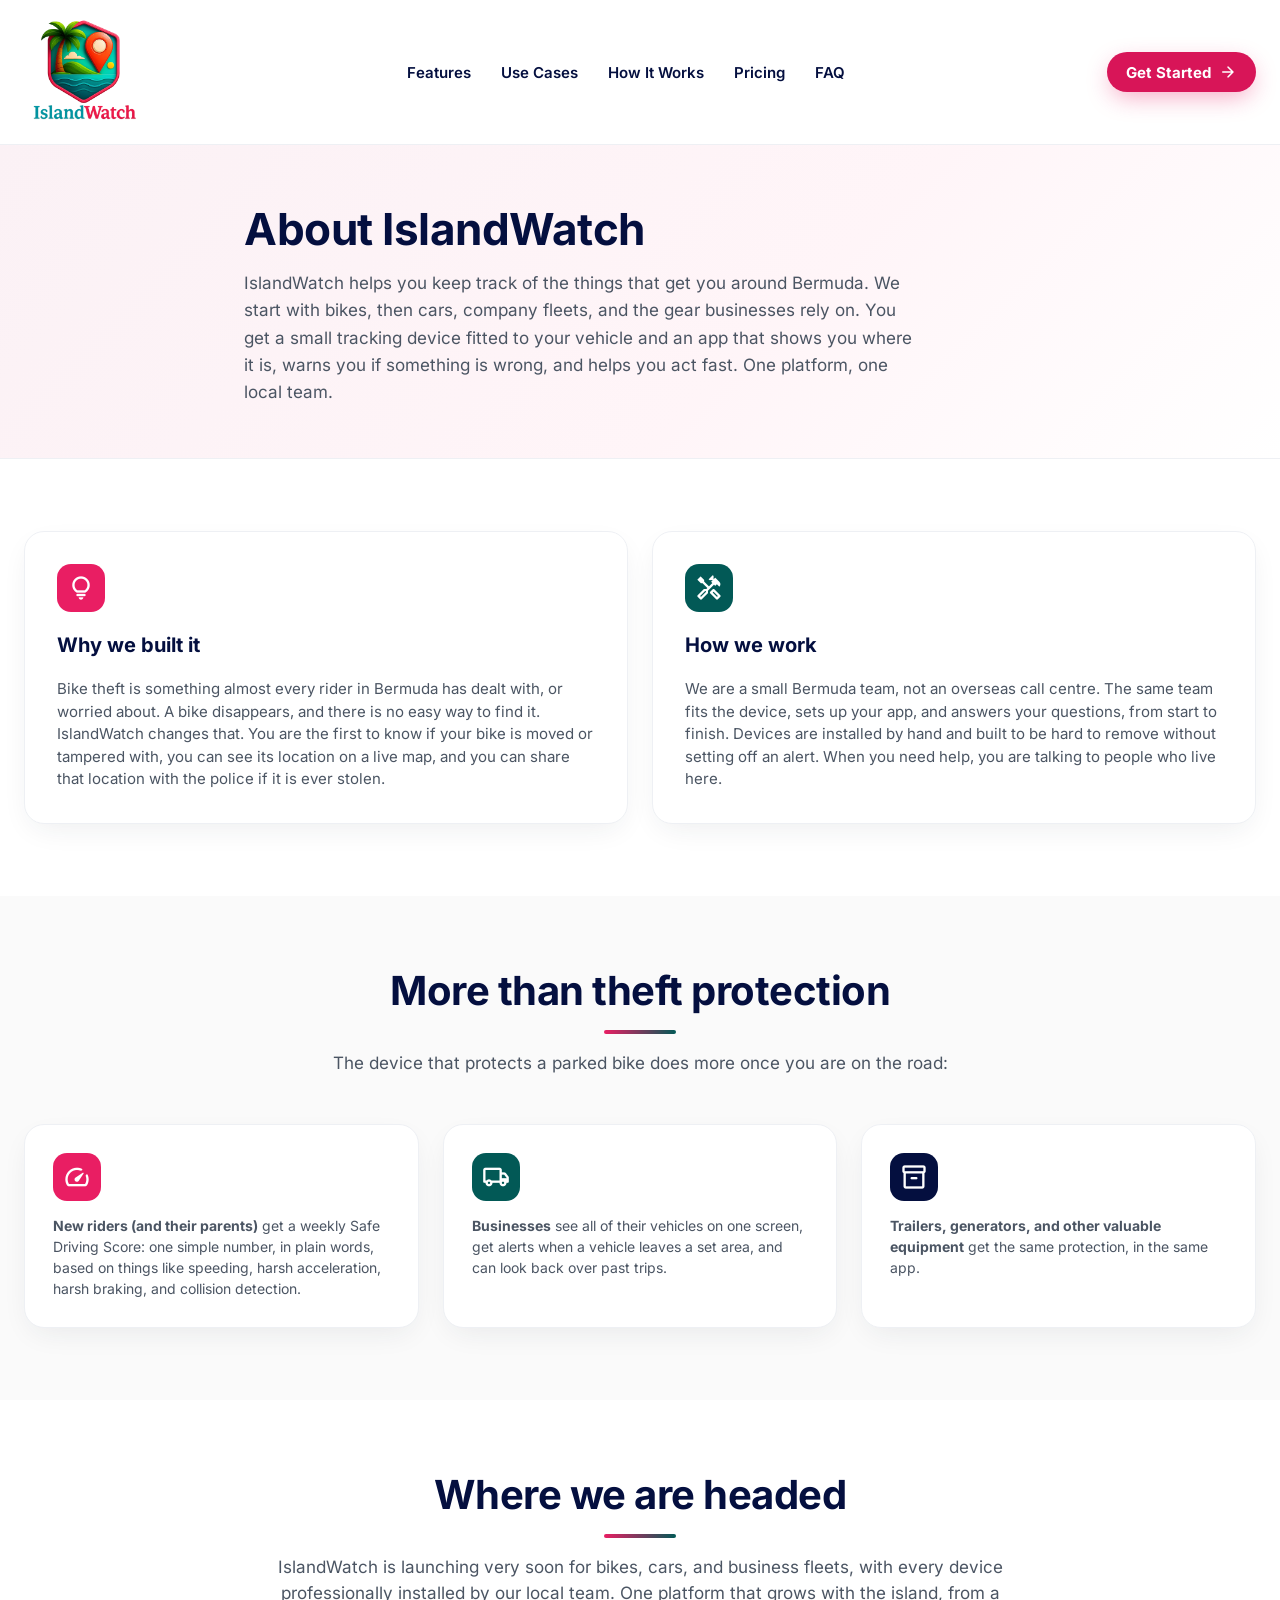
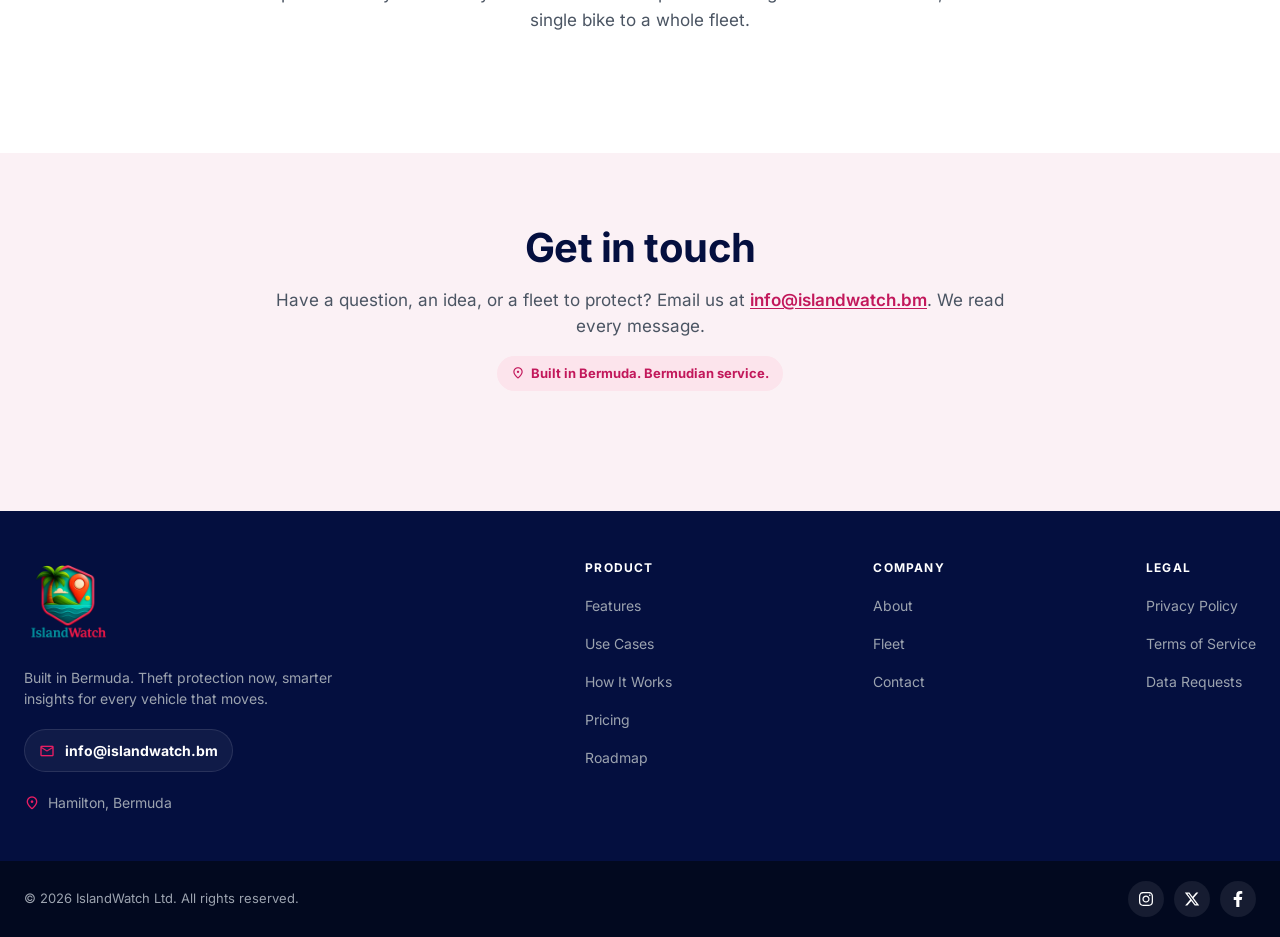
<file: about.html>
<!DOCTYPE html>
<html lang="en">
<head>
  <meta charset="UTF-8" />
  <meta name="viewport" content="width=device-width, initial-scale=1.0" />
  <title>About IslandWatch | GPS Bike Tracking &amp; Theft Protection in Bermuda</title>
  <meta name="description" content="IslandWatch is a Bermuda-built service that tracks and protects your bike, car, or fleet, with live location, fast alerts, and a local install team." />
  <link rel="canonical" href="https://www.islandwatch.bm/about" />

  <!-- Open Graph / social -->
  <meta property="og:type" content="website" />
  <meta property="og:site_name" content="IslandWatch" />
  <meta property="og:title" content="About IslandWatch" />
  <meta property="og:description" content="IslandWatch is a Bermuda-built service that tracks and protects your bike, car, or fleet, with live location, fast alerts, and a local install team." />
  <meta property="og:url" content="https://www.islandwatch.bm/about" />
  <meta property="og:image" content="https://www.islandwatch.bm/images/og-card.jpg" />
  <meta property="og:image:width" content="1200" />
  <meta property="og:image:height" content="630" />
  <meta property="og:image:alt" content="IslandWatch — Protecting What Moves Bermuda" />
  <meta property="og:locale" content="en_US" />

  <meta name="twitter:card" content="summary_large_image" />
  <meta name="twitter:site" content="@IslandWatchBDA" />
  <meta name="twitter:title" content="About IslandWatch" />
  <meta name="twitter:description" content="IslandWatch is a Bermuda-built service that tracks and protects your bike, car, or fleet, with live location, fast alerts, and a local install team." />
  <meta name="twitter:image" content="https://www.islandwatch.bm/images/og-card.jpg" />

  <!-- Icons & PWA -->
  <link rel="icon" href="favicon.ico" sizes="any" />
  <link rel="icon" type="image/png" sizes="32x32" href="favicon-32x32.png" />
  <link rel="icon" type="image/png" sizes="16x16" href="favicon-16x16.png" />
  <link rel="apple-touch-icon" href="apple-touch-icon.png" />
  <link rel="manifest" href="site.webmanifest" />
  <meta name="theme-color" content="#E91E63" />

  <link rel="preload" href="fonts/ms-icons.woff2" as="font" type="font/woff2" crossorigin />
  <link rel="preload" href="fonts/inter-700.woff2" as="font" type="font/woff2" crossorigin />
  <link rel="preload" href="images/iw-logo.webp?v=20260707" as="image" />
  <link rel="stylesheet" href="css/styles.css?v=20261019a" />
</head>
<body>
  <a class="skip-link" href="#main">Skip to main content</a>

  <!-- ============ HEADER ============ -->
  <header class="site-header" id="top">
    <div class="container header-inner">
      <a class="logo" href="index.html#top" aria-label="IslandWatch home">
        <img src="images/iw-logo.webp?v=20260707" alt="IslandWatch" width="120" height="120" fetchpriority="high" decoding="async" />
      </a>

      <button class="nav-toggle" type="button" aria-expanded="false" aria-controls="header-menu" aria-label="Open menu">
        <span class="ms" aria-hidden="true">menu</span>
      </button>

      <div class="header-menu" id="header-menu">
        <nav class="primary-nav" aria-label="Primary">
          <ul>
            <li><a href="index.html#features">Features</a></li>
            <li><a href="index.html#use-cases">Use Cases</a></li>
            <li><a href="index.html#how-it-works">How It Works</a></li>
            <li><a href="index.html#pricing">Pricing</a></li>
            <li><a href="index.html#faq">FAQ</a></li>
          </ul>
        </nav>

        <div class="header-actions">
          <a class="btn btn-primary" href="index.html#get-started">Get Started <span class="ms" aria-hidden="true">arrow_forward</span></a>
        </div>
      </div>
    </div>
  </header>

  <main id="main">

    <!-- ============ HERO ============ -->
    <section class="legal-hero">
      <div class="container legal-hero__inner">
        <h1 id="about-title">About IslandWatch</h1>
        <p class="legal-hero__lead">IslandWatch helps you keep track of the things that get you around Bermuda. We start with bikes, then cars, company fleets, and the gear businesses rely on. You get a small tracking device fitted to your vehicle and an app that shows you where it is, warns you if something is wrong, and helps you act fast. One platform, one local team.</p>
      </div>
    </section>

    <!-- ============ WHY / HOW (bento) ============ -->
    <section class="section" aria-label="Why we built it, and how we work">
      <div class="container grid grid-2">
        <article class="card card--num">
          <span class="icon-tile icon-tile--pink"><span class="ms" aria-hidden="true">lightbulb</span></span>
          <h2>Why we built it</h2>
          <p>Bike theft is something almost every rider in Bermuda has dealt with, or worried about. A bike disappears, and there is no easy way to find it. IslandWatch changes that. You are the first to know if your bike is moved or tampered with, you can see its location on a live map, and you can share that location with the police if it is ever stolen.</p>
        </article>
        <article class="card card--num">
          <span class="icon-tile icon-tile--teal"><span class="ms" aria-hidden="true">handyman</span></span>
          <h2>How we work</h2>
          <p>We are a small Bermuda team, not an overseas call centre. The same team fits the device, sets up your app, and answers your questions, from start to finish. Devices are installed by hand and built to be hard to remove without setting off an alert. When you need help, you are talking to people who live here.</p>
        </article>
      </div>
    </section>

    <!-- ============ MORE THAN THEFT PROTECTION ============ -->
    <section class="section section--alt" aria-labelledby="more-title">
      <div class="container section__head">
        <h2 id="more-title" class="section__title">More than theft protection</h2>
        <span class="grad-bar" aria-hidden="true"></span>
        <p class="section__sub">The device that protects a parked bike does more once you are on the road:</p>
      </div>
      <div class="container grid grid-3">
        <article class="card">
          <span class="icon-tile icon-tile--pink"><span class="ms" aria-hidden="true">speed</span></span>
          <p><strong>New riders (and their parents)</strong> get a weekly Safe Driving Score: one simple number, in plain words, based on things like speeding, harsh acceleration, harsh braking, and collision detection.</p>
        </article>
        <article class="card">
          <span class="icon-tile icon-tile--teal"><span class="ms" aria-hidden="true">local_shipping</span></span>
          <p><strong>Businesses</strong> see all of their vehicles on one screen, get alerts when a vehicle leaves a set area, and can look back over past trips.</p>
        </article>
        <article class="card">
          <span class="icon-tile icon-tile--navy"><span class="ms" aria-hidden="true">inventory_2</span></span>
          <p><strong>Trailers, generators, and other valuable equipment</strong> get the same protection, in the same app.</p>
        </article>
      </div>
    </section>

    <!-- ============ WHERE WE ARE HEADED ============ -->
    <section class="section" aria-labelledby="headed-title">
      <div class="container section__head">
        <h2 id="headed-title" class="section__title">Where we are headed</h2>
        <span class="grad-bar" aria-hidden="true"></span>
        <p class="section__sub">IslandWatch is launching very soon for bikes, cars, and business fleets, with every device professionally installed by our local team. One platform that grows with the island, from a single bike to a whole fleet.</p>
      </div>
    </section>

    <!-- ============ GET IN TOUCH ============ -->
    <section class="section section--pinktint" aria-labelledby="touch-title">
      <div class="container section__head">
        <h2 id="touch-title" class="section__title">Get in touch</h2>
        <p class="section__sub">Have a question, an idea, or a fleet to protect? Email us at <a href="mailto:info@islandwatch.bm">info@islandwatch.bm</a>. We read every message.</p>
        <p class="eyebrow"><span class="ms" aria-hidden="true">location_on</span> Built in Bermuda. Bermudian service.</p>
      </div>
    </section>

  </main>

  <!-- ============ FOOTER ============ -->
  <footer class="site-footer" aria-labelledby="footer-heading">
    <h2 id="footer-heading" class="sr-only">Footer</h2>
    <div class="container footer-top">
      <div class="footer-brand">
        <a class="footer-logo" href="index.html#top" aria-label="IslandWatch home"><img src="images/iw-logo.webp?v=20260707" alt="" width="88" height="88" loading="lazy" decoding="async" /></a>
        <p>Built in Bermuda. Theft protection now, smarter insights for every vehicle that moves.</p>
        <a class="footer-pill" href="mailto:info@islandwatch.bm"><span class="ms" aria-hidden="true">mail</span> <span class="footer-pill__email">info@islandwatch.bm</span></a>
        <p class="footer-loc"><span class="ms" aria-hidden="true">location_on</span> Hamilton, Bermuda</p>
      </div>
      <nav class="footer-col" aria-label="Product">
        <h3>PRODUCT</h3>
        <ul>
          <li><a href="index.html#features">Features</a></li>
          <li><a href="index.html#use-cases">Use Cases</a></li>
          <li><a href="index.html#how-it-works">How It Works</a></li>
          <li><a href="index.html#pricing">Pricing</a></li>
          <li><a href="index.html#roadmap">Roadmap</a></li>
        </ul>
      </nav>
      <nav class="footer-col" aria-label="Company">
        <h3>COMPANY</h3>
        <ul>
          <li><a href="about.html" aria-current="page">About</a></li>
          <li><a href="index.html#fleet">Fleet</a></li>
          <li><a href="index.html#get-started">Contact</a></li>
        </ul>
      </nav>
      <nav class="footer-col" aria-label="Legal">
        <h3>LEGAL</h3>
        <ul>
          <li><a href="privacy-policy.html">Privacy Policy</a></li>
          <li><a href="terms-of-use.html">Terms of Service</a></li>
          <li><a href="data-requests.html">Data Requests</a></li>
        </ul>
      </nav>
    </div>
    <div class="footer-bottom">
      <div class="container footer-bottom__inner">
      <p>© 2026 IslandWatch Ltd. All rights reserved.</p>
      <ul class="socials">
        <li><a href="https://www.instagram.com/islandwatchbda/" target="_blank" rel="noopener" aria-label="IslandWatch on Instagram"><svg viewBox="0 0 448 512" width="16" height="16" aria-hidden="true" focusable="false"><path fill="currentColor" d="M224.1 141c-63.6 0-114.9 51.3-114.9 114.9s51.3 114.9 114.9 114.9S339 319.5 339 255.9 287.7 141 224.1 141zm0 189.6c-41.1 0-74.7-33.5-74.7-74.7s33.5-74.7 74.7-74.7 74.7 33.5 74.7 74.7-33.6 74.7-74.7 74.7zm146.4-194.3c0 14.9-12 26.8-26.8 26.8-14.9 0-26.8-12-26.8-26.8s12-26.8 26.8-26.8 26.8 12 26.8 26.8zm76.1 27.2c-1.7-35.9-9.9-67.7-36.2-93.9-26.2-26.2-58-34.4-93.9-36.2-37-2.1-147.9-2.1-184.9 0-35.8 1.7-67.6 9.9-93.9 36.1s-34.4 58-36.2 93.9c-2.1 37-2.1 147.9 0 184.9 1.7 35.9 9.9 67.7 36.2 93.9s58 34.4 93.9 36.2c37 2.1 147.9 2.1 184.9 0 35.9-1.7 67.7-9.9 93.9-36.2 26.2-26.2 34.4-58 36.2-93.9 2.1-37 2.1-147.8 0-184.8zM398.8 388c-7.8 19.6-22.9 34.7-42.6 42.6-29.5 11.7-99.5 9-132.1 9s-102.7 2.6-132.1-9c-19.6-7.8-34.7-22.9-42.6-42.6-11.7-29.5-9-99.5-9-132.1s-2.6-102.7 9-132.1c7.8-19.6 22.9-34.7 42.6-42.6 29.5-11.7 99.5-9 132.1-9s102.7-2.6 132.1 9c19.6 7.8 34.7 22.9 42.6 42.6 11.7 29.5 9 99.5 9 132.1s2.7 102.7-9 132.1z"/></svg></a></li>
        <li><a href="https://x.com/IslandWatchBDA" target="_blank" rel="noopener" aria-label="IslandWatch on X"><svg viewBox="0 0 512 512" width="16" height="16" aria-hidden="true" focusable="false"><path fill="currentColor" d="M389.2 48h70.6L305.6 224.2 487 464H345L233.7 318.6 106.5 464H35.8L200.7 275.5 26.8 48H172.4L272.9 180.9 389.2 48zM364.4 421.8h39.1L151.1 88h-42L364.4 421.8z"/></svg></a></li>
        <li><a href="https://www.facebook.com/people/Islandwatchbda/61590046666772/" target="_blank" rel="noopener" aria-label="IslandWatch on Facebook"><svg viewBox="0 0 320 512" width="16" height="16" aria-hidden="true" focusable="false"><path fill="currentColor" d="M279.14 288l14.22-92.66h-88.91v-60.13c0-25.35 12.42-50.06 52.24-50.06h40.42V6.26S260.43 0 225.36 0c-73.22 0-121.08 44.38-121.08 124.72v70.62H22.89V288h81.39v224h100.17V288z"/></svg></a></li>
      </ul>
      </div>
    </div>
  </footer>

  <script src="js/main.js?v=20260609"></script>
</body>
</html>
</file>
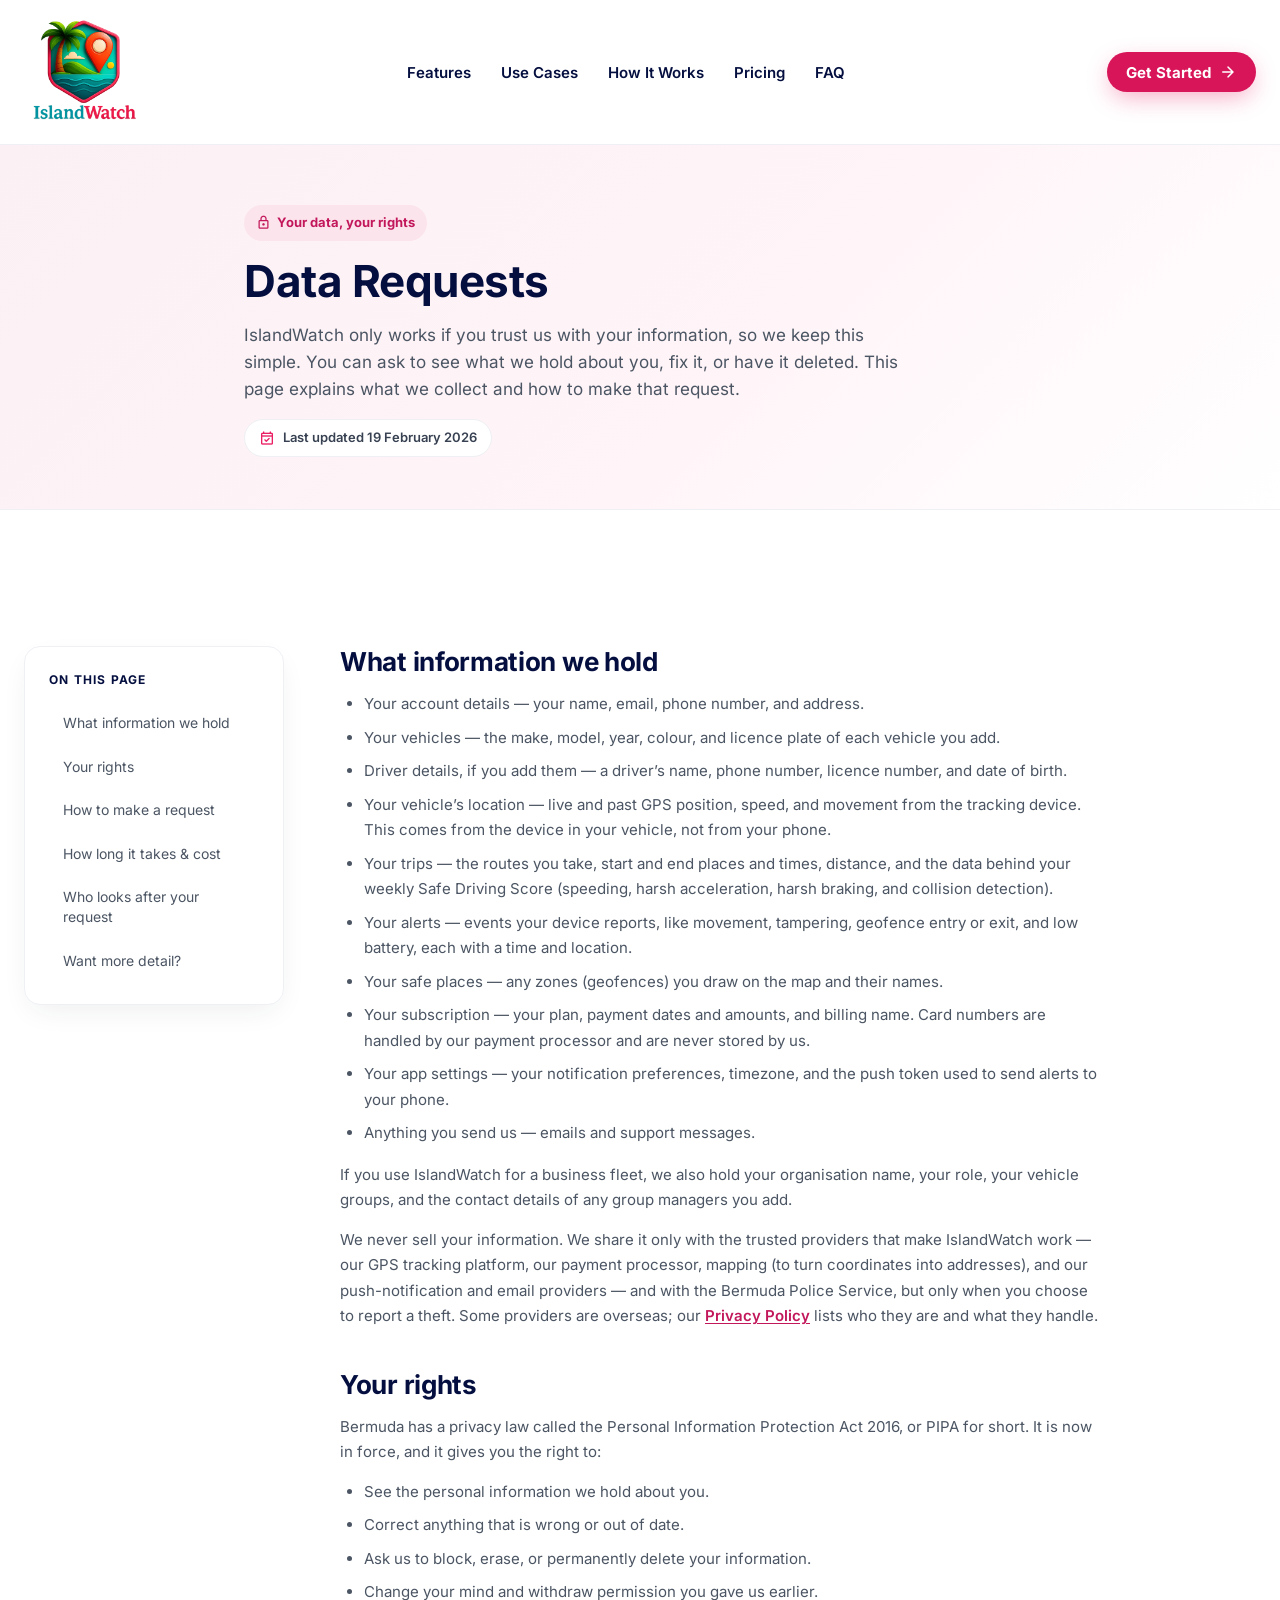
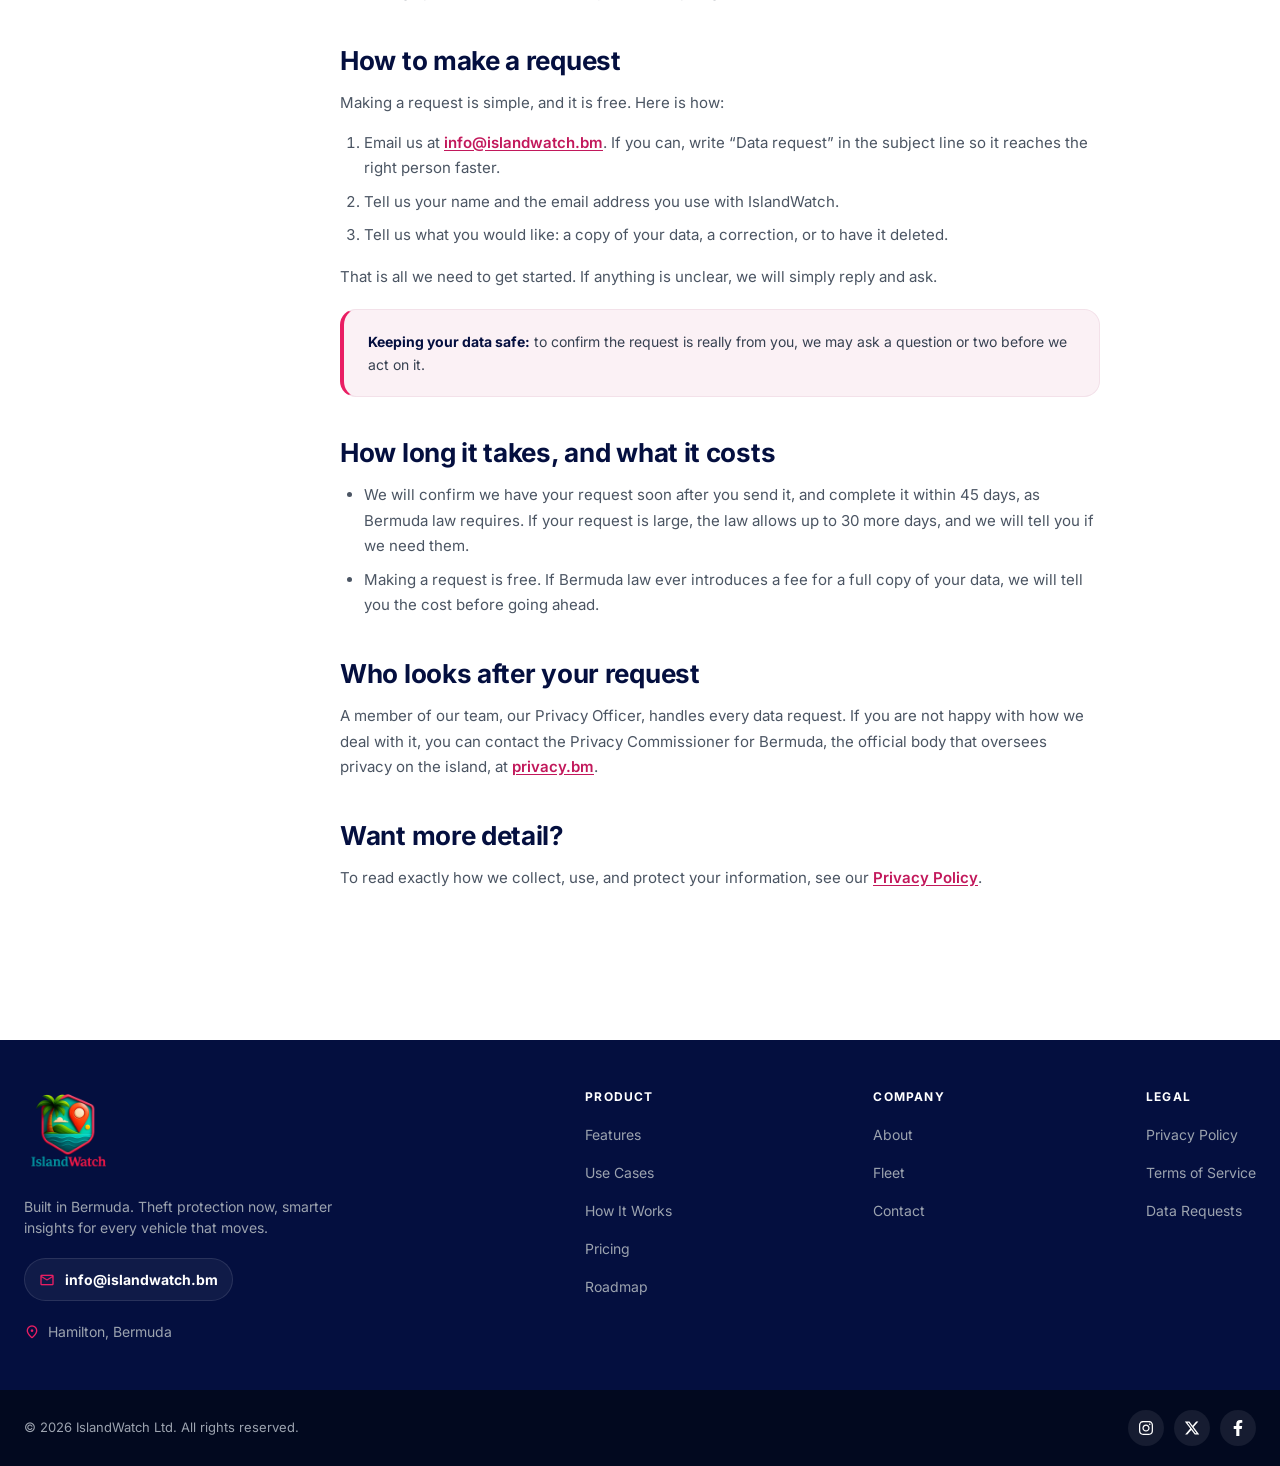
<file: data-requests.html>
<!DOCTYPE html>
<html lang="en">
<head>
  <meta charset="UTF-8" />
  <meta name="viewport" content="width=device-width, initial-scale=1.0" />
  <title>Data Requests | See, Correct, or Delete Your Data | IslandWatch Bermuda</title>
  <meta name="description" content="Ask to see, correct, or delete the personal information IslandWatch holds about you. Your rights under Bermuda's privacy law (PIPA) and how to make a request." />
  <link rel="canonical" href="https://www.islandwatch.bm/data-requests" />

  <!-- Open Graph / social -->
  <meta property="og:type" content="website" />
  <meta property="og:site_name" content="IslandWatch" />
  <meta property="og:title" content="Data Requests — IslandWatch" />
  <meta property="og:description" content="Ask to see, correct, or delete the personal information IslandWatch holds about you. Your rights under Bermuda's privacy law (PIPA) and how to make a request." />
  <meta property="og:url" content="https://www.islandwatch.bm/data-requests" />
  <meta property="og:image" content="https://www.islandwatch.bm/images/og-card.jpg" />
  <meta property="og:image:width" content="1200" />
  <meta property="og:image:height" content="630" />
  <meta property="og:image:alt" content="IslandWatch — Protecting What Moves Bermuda" />
  <meta property="og:locale" content="en_US" />

  <meta name="twitter:card" content="summary_large_image" />
  <meta name="twitter:site" content="@IslandWatchBDA" />
  <meta name="twitter:title" content="Data Requests — IslandWatch" />
  <meta name="twitter:description" content="Ask to see, correct, or delete the personal information IslandWatch holds about you. Your rights under Bermuda's privacy law (PIPA) and how to make a request." />
  <meta name="twitter:image" content="https://www.islandwatch.bm/images/og-card.jpg" />

  <!-- Icons & PWA -->
  <link rel="icon" href="favicon.ico" sizes="any" />
  <link rel="icon" type="image/png" sizes="32x32" href="favicon-32x32.png" />
  <link rel="icon" type="image/png" sizes="16x16" href="favicon-16x16.png" />
  <link rel="apple-touch-icon" href="apple-touch-icon.png" />
  <link rel="manifest" href="site.webmanifest" />
  <meta name="theme-color" content="#E91E63" />

  <link rel="preload" href="fonts/ms-icons.woff2" as="font" type="font/woff2" crossorigin />
  <link rel="preload" href="fonts/inter-700.woff2" as="font" type="font/woff2" crossorigin />
  <link rel="preload" href="images/iw-logo.webp?v=20260707" as="image" />
  <link rel="stylesheet" href="css/styles.css?v=20261019a" />
</head>
<body>
  <a class="skip-link" href="#main">Skip to main content</a>

  <!-- ============ HEADER ============ -->
  <header class="site-header" id="top">
    <div class="container header-inner">
      <a class="logo" href="index.html#top" aria-label="IslandWatch home">
        <img src="images/iw-logo.webp?v=20260707" alt="IslandWatch" width="120" height="120" fetchpriority="high" decoding="async" />
      </a>

      <button class="nav-toggle" type="button" aria-expanded="false" aria-controls="header-menu" aria-label="Open menu">
        <span class="ms" aria-hidden="true">menu</span>
      </button>

      <div class="header-menu" id="header-menu">
        <nav class="primary-nav" aria-label="Primary">
          <ul>
            <li><a href="index.html#features">Features</a></li>
            <li><a href="index.html#use-cases">Use Cases</a></li>
            <li><a href="index.html#how-it-works">How It Works</a></li>
            <li><a href="index.html#pricing">Pricing</a></li>
            <li><a href="index.html#faq">FAQ</a></li>
          </ul>
        </nav>

        <div class="header-actions">
          <a class="btn btn-primary" href="index.html#get-started">Get Started <span class="ms" aria-hidden="true">arrow_forward</span></a>
        </div>
      </div>
    </div>
  </header>

  <main id="main">

    <!-- ============ PAGE HERO ============ -->
    <section class="legal-hero">
      <div class="container legal-hero__inner">
        <p class="pill pill--pink-soft"><span class="ms" aria-hidden="true">lock</span> Your data, your rights</p>
        <h1 id="legal-title">Data Requests</h1>
        <p class="legal-hero__lead">IslandWatch only works if you trust us with your information, so we keep this simple. You can ask to see what we hold about you, fix it, or have it deleted. This page explains what we collect and how to make that request.</p>
        <p class="legal-updated"><span class="ms" aria-hidden="true">event_available</span> Last updated 19 February 2026</p>
      </div>
    </section>

    <!-- ============ BODY ============ -->
    <section class="section legal-body" aria-labelledby="legal-title">
      <div class="container legal-layout">

        <!-- Table of contents -->
        <nav class="legal-toc" aria-label="On this page">
          <h2>On this page</h2>
          <ul>
            <li><a href="#hold">What information we hold</a></li>
            <li><a href="#rights">Your rights</a></li>
            <li><a href="#how">How to make a request</a></li>
            <li><a href="#timing">How long it takes &amp; cost</a></li>
            <li><a href="#officer">Who looks after your request</a></li>
            <li><a href="#more">Want more detail?</a></li>
          </ul>
        </nav>

        <div class="legal-content">
          <div class="legal-section" id="hold">
            <h2>What information we hold</h2>
            <ul>
              <li>Your account details &mdash; your name, email, phone number, and address.</li>
              <li>Your vehicles &mdash; the make, model, year, colour, and licence plate of each vehicle you add.</li>
              <li>Driver details, if you add them &mdash; a driver&rsquo;s name, phone number, licence number, and date of birth.</li>
              <li>Your vehicle&rsquo;s location &mdash; live and past GPS position, speed, and movement from the tracking device. This comes from the device in your vehicle, not from your phone.</li>
              <li>Your trips &mdash; the routes you take, start and end places and times, distance, and the data behind your weekly Safe Driving Score (speeding, harsh acceleration, harsh braking, and collision detection).</li>
              <li>Your alerts &mdash; events your device reports, like movement, tampering, geofence entry or exit, and low battery, each with a time and location.</li>
              <li>Your safe places &mdash; any zones (geofences) you draw on the map and their names.</li>
              <li>Your subscription &mdash; your plan, payment dates and amounts, and billing name. Card numbers are handled by our payment processor and are never stored by us.</li>
              <li>Your app settings &mdash; your notification preferences, timezone, and the push token used to send alerts to your phone.</li>
              <li>Anything you send us &mdash; emails and support messages.</li>
            </ul>
            <p>If you use IslandWatch for a business fleet, we also hold your organisation name, your role, your vehicle groups, and the contact details of any group managers you add.</p>
            <p>We never sell your information. We share it only with the trusted providers that make IslandWatch work &mdash; our GPS tracking platform, our payment processor, mapping (to turn coordinates into addresses), and our push-notification and email providers &mdash; and with the Bermuda Police Service, but only when you choose to report a theft. Some providers are overseas; our <a href="privacy-policy.html">Privacy Policy</a> lists who they are and what they handle.</p>
          </div>

          <div class="legal-section" id="rights">
            <h2>Your rights</h2>
            <p>Bermuda has a privacy law called the Personal Information Protection Act 2016, or PIPA for short. It is now in force, and it gives you the right to:</p>
            <ul>
              <li>See the personal information we hold about you.</li>
              <li>Correct anything that is wrong or out of date.</li>
              <li>Ask us to block, erase, or permanently delete your information.</li>
              <li>Change your mind and withdraw permission you gave us earlier.</li>
            </ul>
          </div>

          <div class="legal-section" id="how">
            <h2>How to make a request</h2>
            <p>Making a request is simple, and it is free. Here is how:</p>
            <ol>
              <li>Email us at <a href="mailto:info@islandwatch.bm?subject=Data%20request">info@islandwatch.bm</a>. If you can, write &ldquo;Data request&rdquo; in the subject line so it reaches the right person faster.</li>
              <li>Tell us your name and the email address you use with IslandWatch.</li>
              <li>Tell us what you would like: a copy of your data, a correction, or to have it deleted.</li>
            </ol>
            <p>That is all we need to get started. If anything is unclear, we will simply reply and ask.</p>
            <div class="legal-note">
              <p><strong>Keeping your data safe:</strong> to confirm the request is really from you, we may ask a question or two before we act on it.</p>
            </div>
          </div>

          <div class="legal-section" id="timing">
            <h2>How long it takes, and what it costs</h2>
            <ul>
              <li>We will confirm we have your request soon after you send it, and complete it within 45 days, as Bermuda law requires. If your request is large, the law allows up to 30 more days, and we will tell you if we need them.</li>
              <li>Making a request is free. If Bermuda law ever introduces a fee for a full copy of your data, we will tell you the cost before going ahead.</li>
            </ul>
          </div>

          <div class="legal-section" id="officer">
            <h2>Who looks after your request</h2>
            <p>A member of our team, our Privacy Officer, handles every data request. If you are not happy with how we deal with it, you can contact the Privacy Commissioner for Bermuda, the official body that oversees privacy on the island, at <a href="https://www.privacy.bm" target="_blank" rel="noopener">privacy.bm</a>.</p>
          </div>

          <div class="legal-section" id="more">
            <h2>Want more detail?</h2>
            <p>To read exactly how we collect, use, and protect your information, see our <a href="privacy-policy.html">Privacy Policy</a>.</p>
          </div>
        </div>
      </div>
    </section>

  </main>

  <!-- ============ FOOTER ============ -->
  <footer class="site-footer" aria-labelledby="footer-heading">
    <h2 id="footer-heading" class="sr-only">Footer</h2>
    <div class="container footer-top">
      <div class="footer-brand">
        <a class="footer-logo" href="index.html#top" aria-label="IslandWatch home"><img src="images/iw-logo.webp?v=20260707" alt="" width="88" height="88" loading="lazy" decoding="async" /></a>
        <p>Built in Bermuda. Theft protection now, smarter insights for every vehicle that moves.</p>
        <a class="footer-pill" href="mailto:info@islandwatch.bm"><span class="ms" aria-hidden="true">mail</span> <span class="footer-pill__email">info@islandwatch.bm</span></a>
        <p class="footer-loc"><span class="ms" aria-hidden="true">location_on</span> Hamilton, Bermuda</p>
      </div>
      <nav class="footer-col" aria-label="Product">
        <h3>PRODUCT</h3>
        <ul>
          <li><a href="index.html#features">Features</a></li>
          <li><a href="index.html#use-cases">Use Cases</a></li>
          <li><a href="index.html#how-it-works">How It Works</a></li>
          <li><a href="index.html#pricing">Pricing</a></li>
          <li><a href="index.html#roadmap">Roadmap</a></li>
        </ul>
      </nav>
      <nav class="footer-col" aria-label="Company">
        <h3>COMPANY</h3>
        <ul>
          <li><a href="about.html">About</a></li>
          <li><a href="index.html#fleet">Fleet</a></li>
          <li><a href="index.html#get-started">Contact</a></li>
        </ul>
      </nav>
      <nav class="footer-col" aria-label="Legal">
        <h3>LEGAL</h3>
        <ul>
          <li><a href="privacy-policy.html">Privacy Policy</a></li>
          <li><a href="terms-of-use.html">Terms of Service</a></li>
          <li><a href="data-requests.html" aria-current="page">Data Requests</a></li>
        </ul>
      </nav>
    </div>
    <div class="footer-bottom">
      <div class="container footer-bottom__inner">
      <p>© 2026 IslandWatch Ltd. All rights reserved.</p>
      <ul class="socials">
        <li><a href="https://www.instagram.com/islandwatchbda/" target="_blank" rel="noopener" aria-label="IslandWatch on Instagram"><svg viewBox="0 0 448 512" width="16" height="16" aria-hidden="true" focusable="false"><path fill="currentColor" d="M224.1 141c-63.6 0-114.9 51.3-114.9 114.9s51.3 114.9 114.9 114.9S339 319.5 339 255.9 287.7 141 224.1 141zm0 189.6c-41.1 0-74.7-33.5-74.7-74.7s33.5-74.7 74.7-74.7 74.7 33.5 74.7 74.7-33.6 74.7-74.7 74.7zm146.4-194.3c0 14.9-12 26.8-26.8 26.8-14.9 0-26.8-12-26.8-26.8s12-26.8 26.8-26.8 26.8 12 26.8 26.8zm76.1 27.2c-1.7-35.9-9.9-67.7-36.2-93.9-26.2-26.2-58-34.4-93.9-36.2-37-2.1-147.9-2.1-184.9 0-35.8 1.7-67.6 9.9-93.9 36.1s-34.4 58-36.2 93.9c-2.1 37-2.1 147.9 0 184.9 1.7 35.9 9.9 67.7 36.2 93.9s58 34.4 93.9 36.2c37 2.1 147.9 2.1 184.9 0 35.9-1.7 67.7-9.9 93.9-36.2 26.2-26.2 34.4-58 36.2-93.9 2.1-37 2.1-147.8 0-184.8zM398.8 388c-7.8 19.6-22.9 34.7-42.6 42.6-29.5 11.7-99.5 9-132.1 9s-102.7 2.6-132.1-9c-19.6-7.8-34.7-22.9-42.6-42.6-11.7-29.5-9-99.5-9-132.1s-2.6-102.7 9-132.1c7.8-19.6 22.9-34.7 42.6-42.6 29.5-11.7 99.5-9 132.1-9s102.7-2.6 132.1 9c19.6 7.8 34.7 22.9 42.6 42.6 11.7 29.5 9 99.5 9 132.1s2.7 102.7-9 132.1z"/></svg></a></li>
        <li><a href="https://x.com/IslandWatchBDA" target="_blank" rel="noopener" aria-label="IslandWatch on X"><svg viewBox="0 0 512 512" width="16" height="16" aria-hidden="true" focusable="false"><path fill="currentColor" d="M389.2 48h70.6L305.6 224.2 487 464H345L233.7 318.6 106.5 464H35.8L200.7 275.5 26.8 48H172.4L272.9 180.9 389.2 48zM364.4 421.8h39.1L151.1 88h-42L364.4 421.8z"/></svg></a></li>
        <li><a href="https://www.facebook.com/people/Islandwatchbda/61590046666772/" target="_blank" rel="noopener" aria-label="IslandWatch on Facebook"><svg viewBox="0 0 320 512" width="16" height="16" aria-hidden="true" focusable="false"><path fill="currentColor" d="M279.14 288l14.22-92.66h-88.91v-60.13c0-25.35 12.42-50.06 52.24-50.06h40.42V6.26S260.43 0 225.36 0c-73.22 0-121.08 44.38-121.08 124.72v70.62H22.89V288h81.39v224h100.17V288z"/></svg></a></li>
      </ul>
      </div>
    </div>
  </footer>

  <script src="js/main.js?v=20260609"></script>
</body>
</html>
</file>
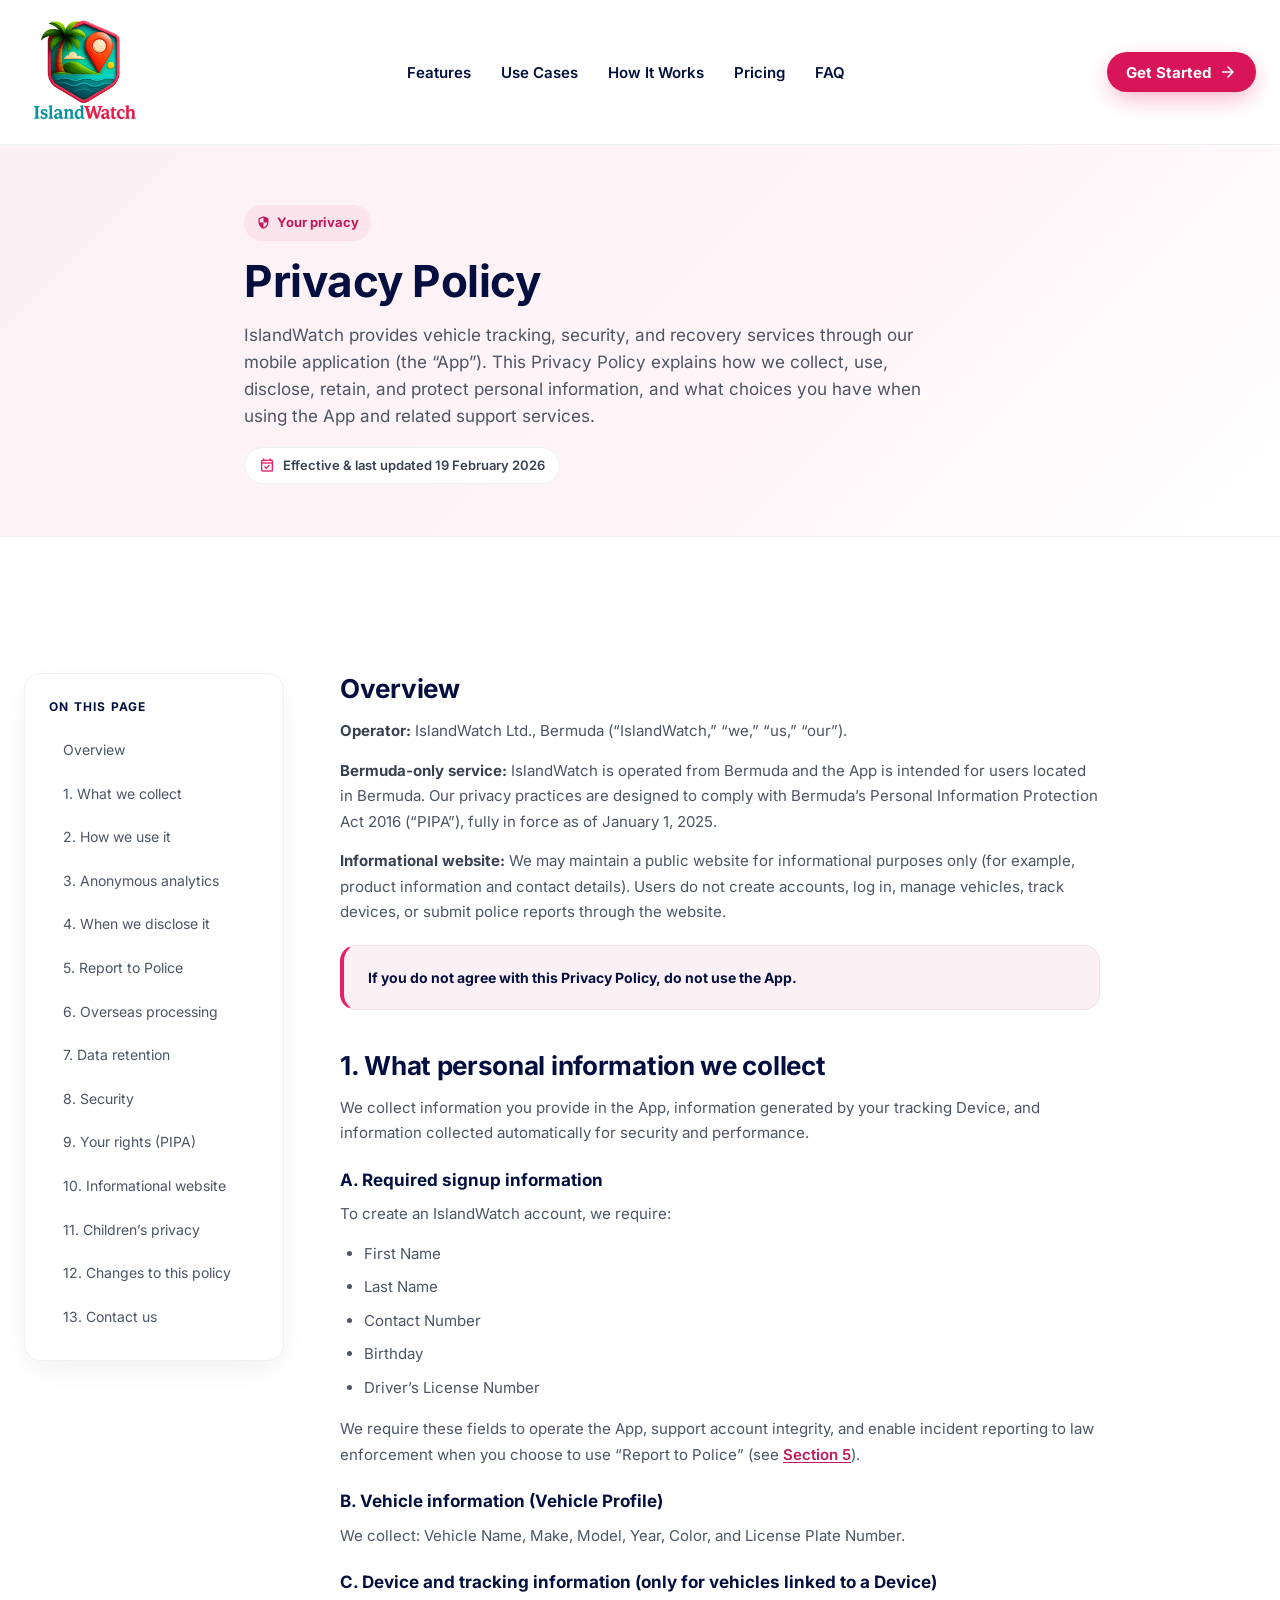
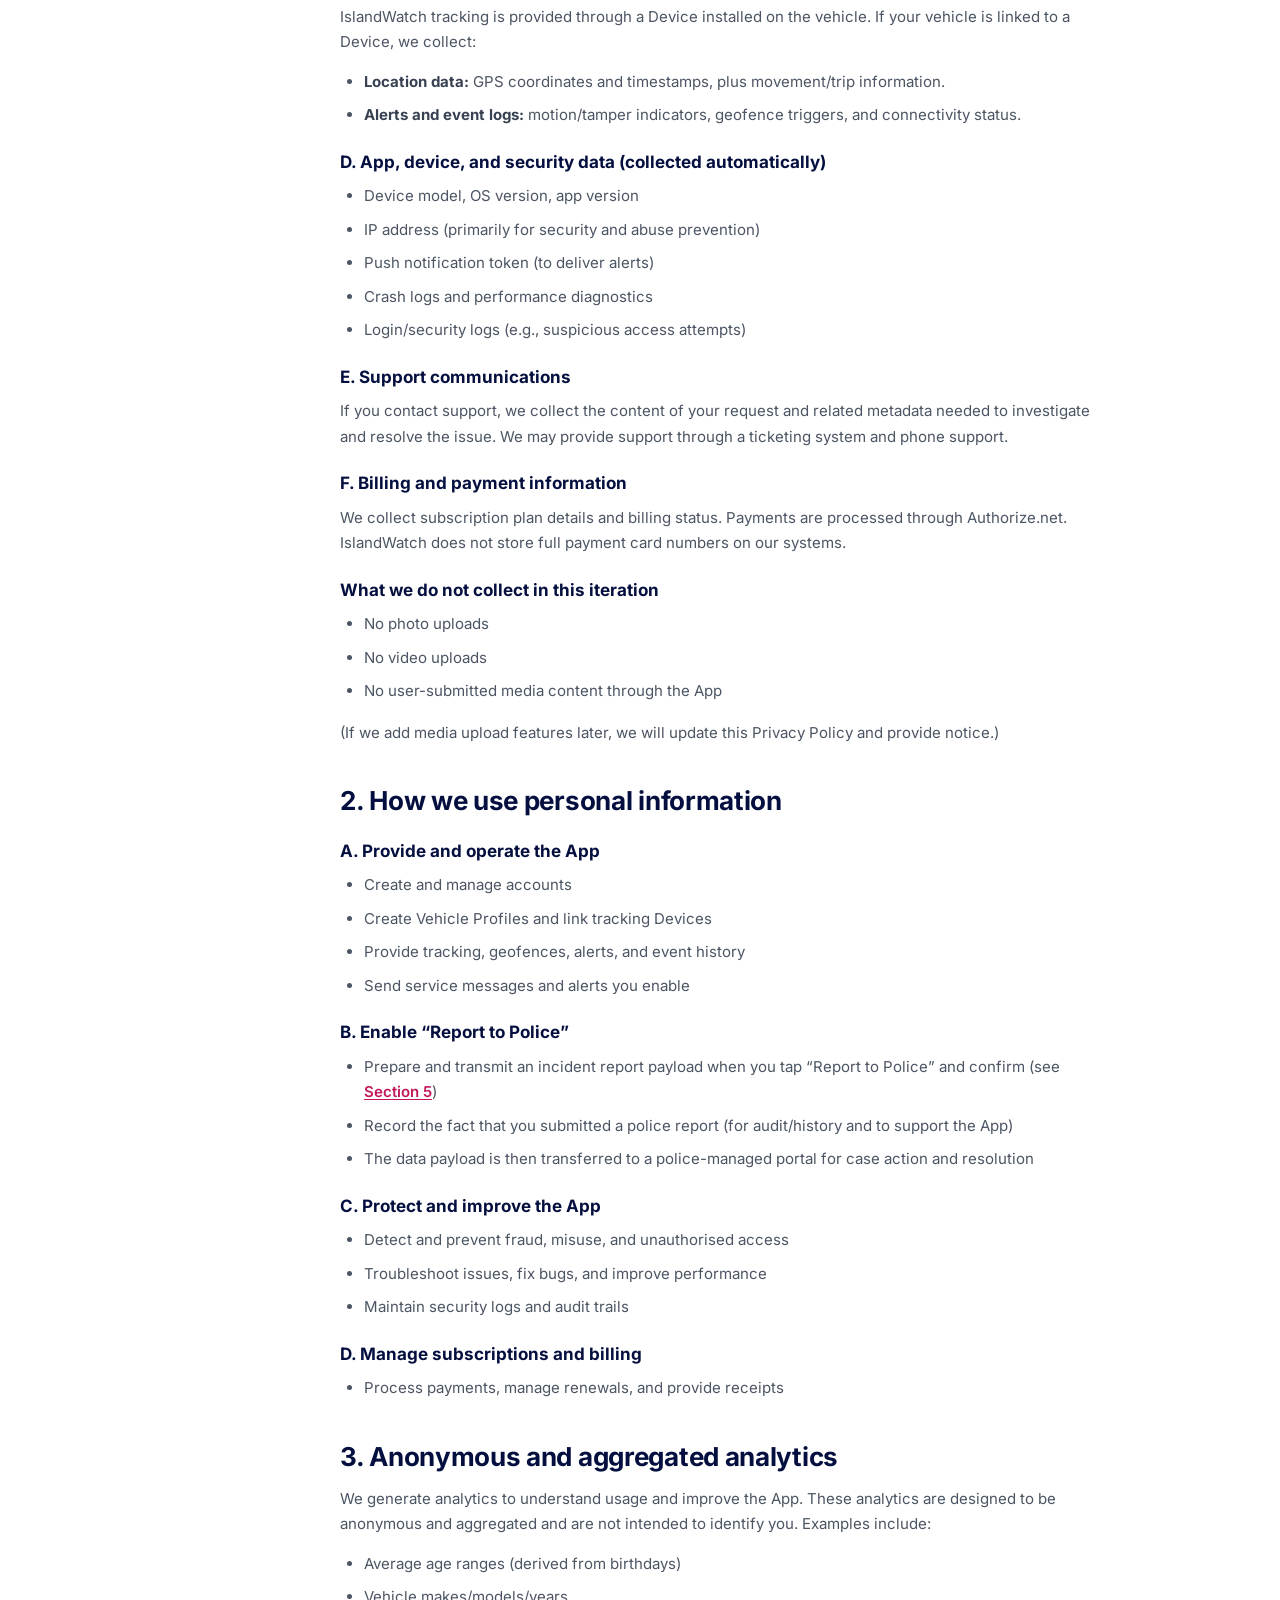
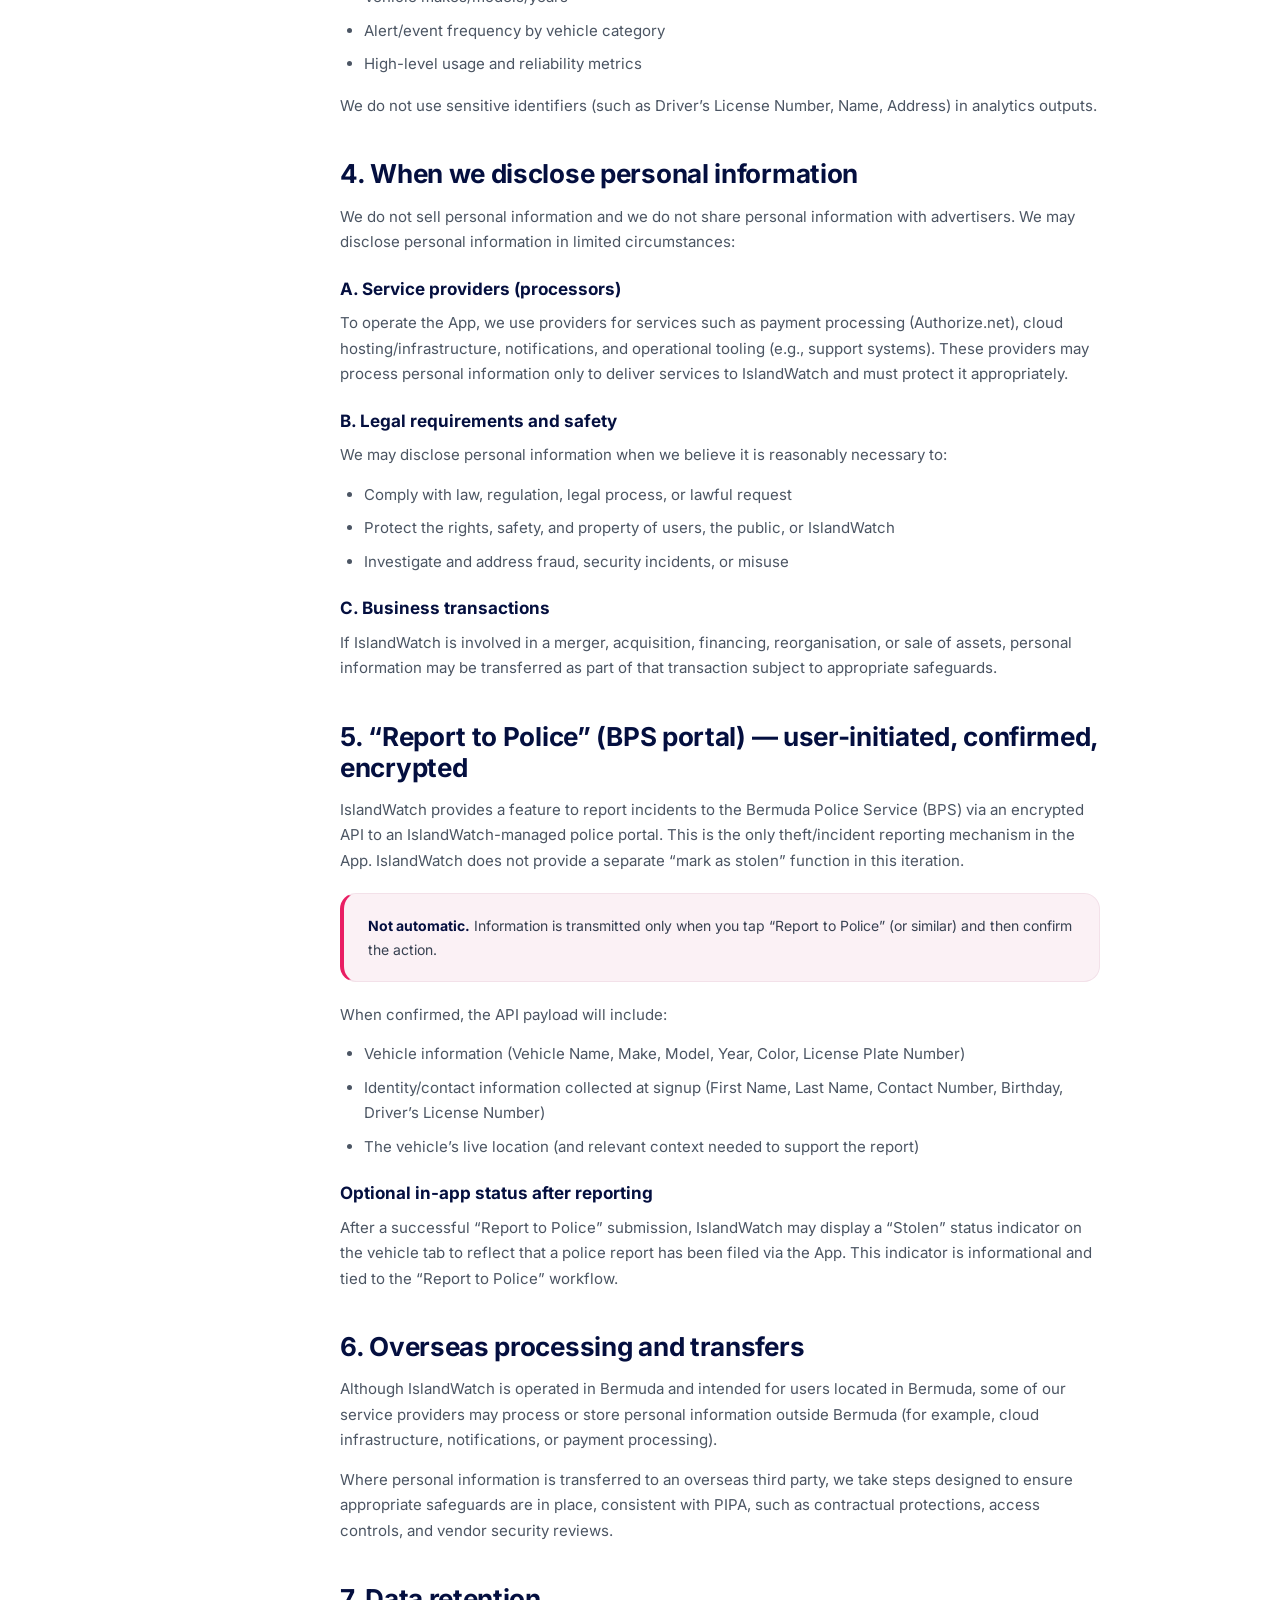
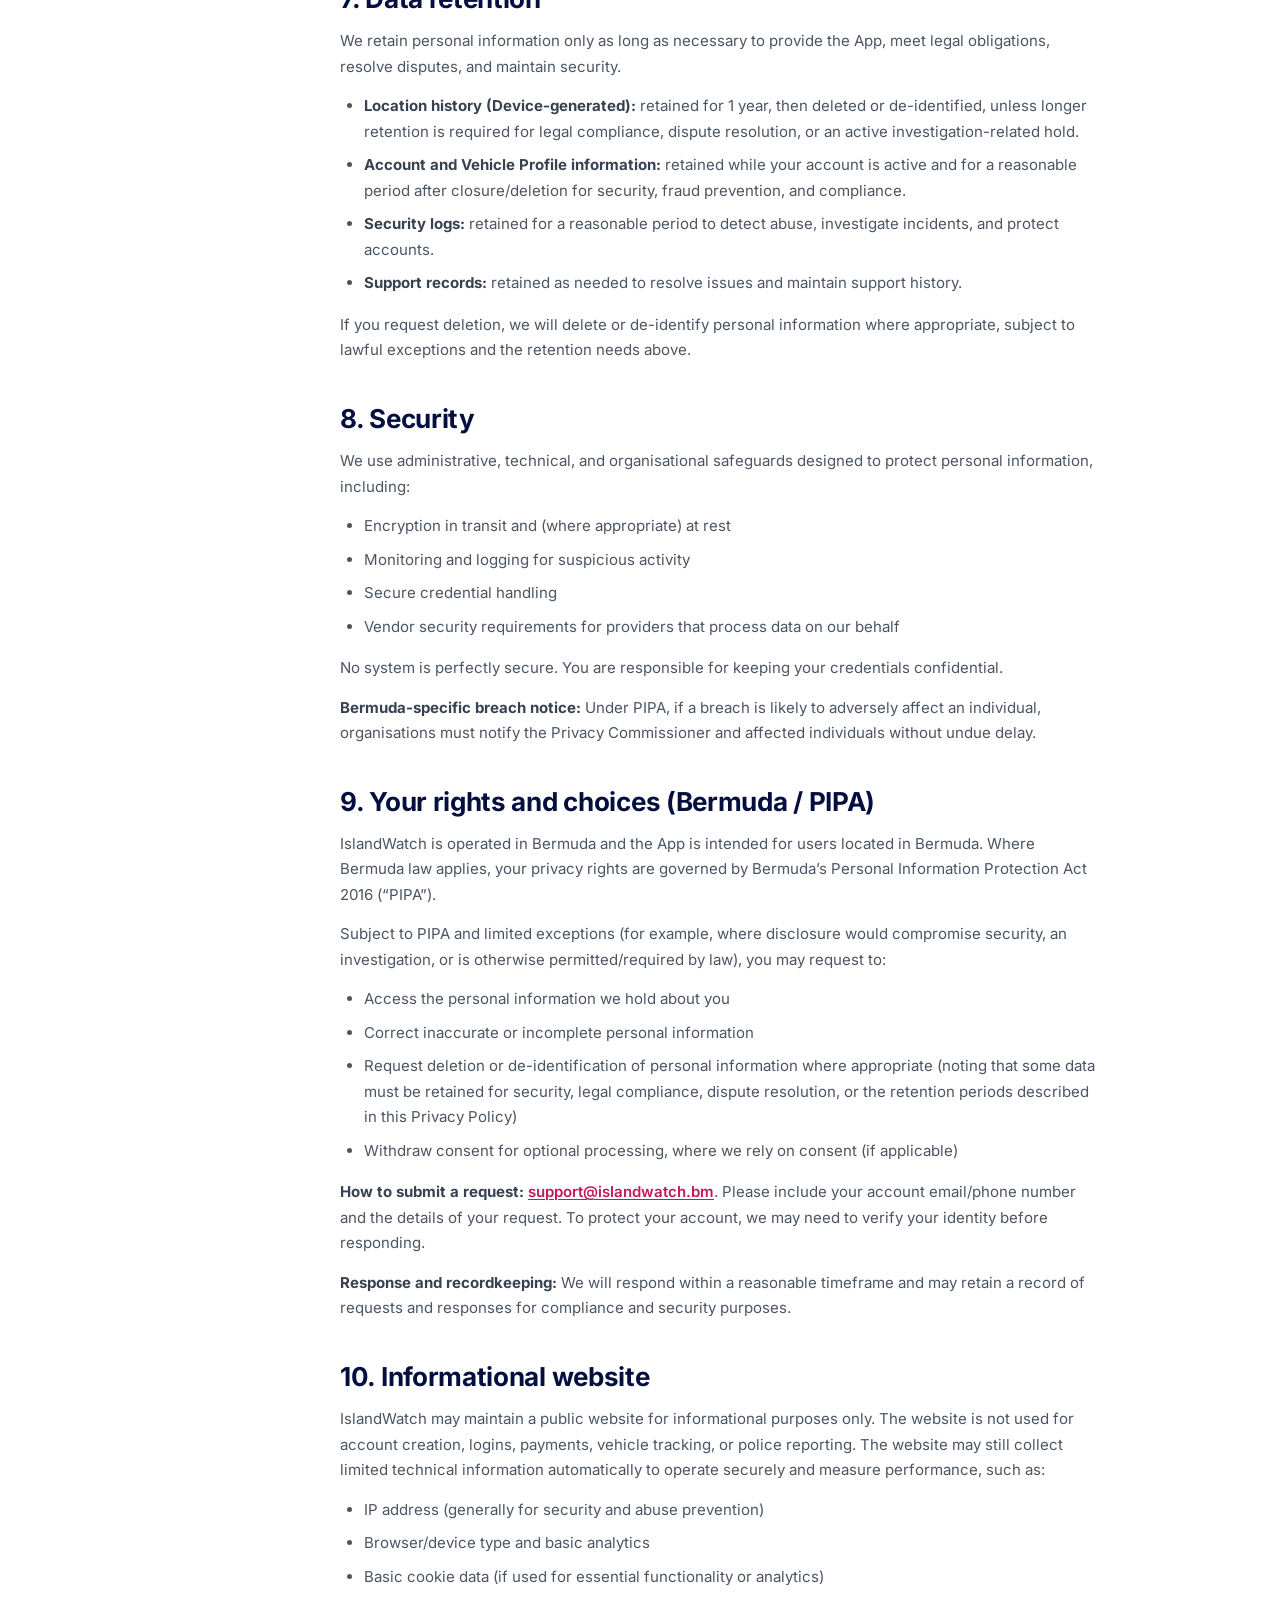
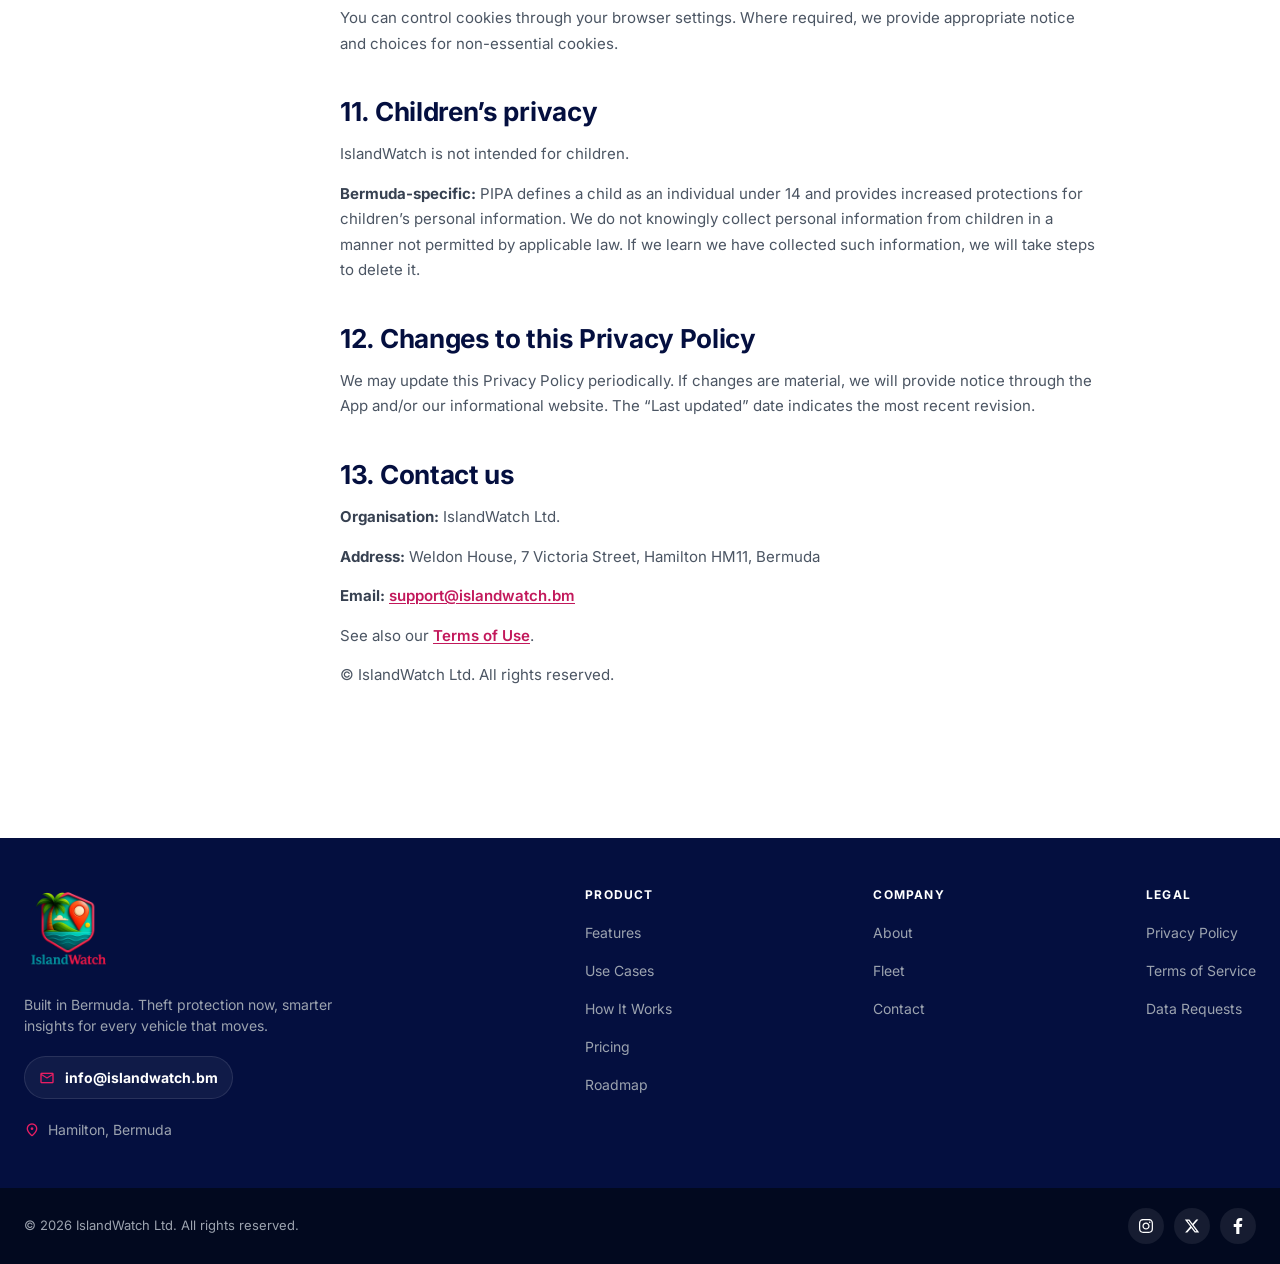
<file: privacy-policy.html>
<!DOCTYPE html>
<html lang="en">
<head>
  <meta charset="UTF-8" />
  <meta name="viewport" content="width=device-width, initial-scale=1.0" />
  <title>Privacy Policy — IslandWatch</title>
  <meta name="description" content="How IslandWatch collects, uses, discloses, retains, and protects personal information for our Bermuda-only vehicle tracking, security, and recovery service. Compliant with Bermuda's PIPA." />
  <!-- Content mirrors the published policy at islandwatch.bm/privacy-policy (effective 19 Feb 2026). -->
  <link rel="canonical" href="https://www.islandwatch.bm/privacy-policy" />

  <!-- Open Graph / social -->
  <meta property="og:type" content="website" />
  <meta property="og:site_name" content="IslandWatch" />
  <meta property="og:title" content="Privacy Policy — IslandWatch" />
  <meta property="og:description" content="How IslandWatch collects, uses, discloses, retains, and protects personal information for our Bermuda-only vehicle tracking, security, and recovery service. Compliant with Bermuda's PIPA." />
  <meta property="og:url" content="https://www.islandwatch.bm/privacy-policy" />
  <meta property="og:image" content="https://www.islandwatch.bm/images/og-card.jpg" />
  <meta property="og:image:width" content="1200" />
  <meta property="og:image:height" content="630" />
  <meta property="og:image:alt" content="IslandWatch — Protecting What Moves Bermuda" />
  <meta property="og:locale" content="en_US" />

  <meta name="twitter:card" content="summary_large_image" />
  <meta name="twitter:site" content="@IslandWatchBDA" />
  <meta name="twitter:title" content="Privacy Policy — IslandWatch" />
  <meta name="twitter:description" content="How IslandWatch collects, uses, discloses, retains, and protects personal information for our Bermuda-only vehicle tracking, security, and recovery service. Compliant with Bermuda's PIPA." />
  <meta name="twitter:image" content="https://www.islandwatch.bm/images/og-card.jpg" />

  <!-- Icons & PWA -->
  <link rel="icon" href="favicon.ico" sizes="any" />
  <link rel="icon" type="image/png" sizes="32x32" href="favicon-32x32.png" />
  <link rel="icon" type="image/png" sizes="16x16" href="favicon-16x16.png" />
  <link rel="apple-touch-icon" href="apple-touch-icon.png" />
  <link rel="manifest" href="site.webmanifest" />
  <meta name="theme-color" content="#E91E63" />

  <link rel="preload" href="fonts/ms-icons.woff2" as="font" type="font/woff2" crossorigin />
  <link rel="preload" href="fonts/inter-700.woff2" as="font" type="font/woff2" crossorigin />
  <link rel="preload" href="images/iw-logo.webp?v=20260707" as="image" />
  <link rel="stylesheet" href="css/styles.css?v=20261019a" />
</head>
<body>
  <a class="skip-link" href="#main">Skip to main content</a>

  <!-- ============ HEADER ============ -->
  <header class="site-header" id="top">
    <div class="container header-inner">
      <a class="logo" href="index.html#top" aria-label="IslandWatch home">
        <img src="images/iw-logo.webp?v=20260707" alt="IslandWatch" width="120" height="120" fetchpriority="high" decoding="async" />
      </a>

      <button class="nav-toggle" type="button" aria-expanded="false" aria-controls="header-menu" aria-label="Open menu">
        <span class="ms" aria-hidden="true">menu</span>
      </button>

      <div class="header-menu" id="header-menu">
        <nav class="primary-nav" aria-label="Primary">
          <ul>
            <li><a href="index.html#features">Features</a></li>
            <li><a href="index.html#use-cases">Use Cases</a></li>
            <li><a href="index.html#how-it-works">How It Works</a></li>
            <li><a href="index.html#pricing">Pricing</a></li>
            <li><a href="index.html#faq">FAQ</a></li>
          </ul>
        </nav>

        <div class="header-actions">
          <a class="btn btn-primary" href="index.html#get-started">Get Started <span class="ms" aria-hidden="true">arrow_forward</span></a>
        </div>
      </div>
    </div>
  </header>

  <main id="main">

    <!-- ============ PAGE HERO ============ -->
    <section class="legal-hero">
      <div class="container legal-hero__inner">
        <p class="pill pill--pink-soft"><span class="ms" aria-hidden="true">security</span> Your privacy</p>
        <h1 id="legal-title">Privacy Policy</h1>
        <p class="legal-hero__lead">IslandWatch provides vehicle tracking, security, and recovery services through our mobile application (the &ldquo;App&rdquo;). This Privacy Policy explains how we collect, use, disclose, retain, and protect personal information, and what choices you have when using the App and related support services.</p>
        <p class="legal-updated"><span class="ms" aria-hidden="true">event_available</span> Effective &amp; last updated 19 February 2026</p>
      </div>
    </section>

    <!-- ============ BODY ============ -->
    <section class="section legal-body" aria-labelledby="legal-title">
      <div class="container legal-layout">

        <!-- Table of contents -->
        <nav class="legal-toc" aria-label="On this page">
          <h2>On this page</h2>
          <ul>
            <li><a href="#overview">Overview</a></li>
            <li><a href="#collect">1. What we collect</a></li>
            <li><a href="#use">2. How we use it</a></li>
            <li><a href="#analytics">3. Anonymous analytics</a></li>
            <li><a href="#disclose">4. When we disclose it</a></li>
            <li><a href="#police">5. Report to Police</a></li>
            <li><a href="#overseas">6. Overseas processing</a></li>
            <li><a href="#retention">7. Data retention</a></li>
            <li><a href="#security">8. Security</a></li>
            <li><a href="#rights">9. Your rights (PIPA)</a></li>
            <li><a href="#website">10. Informational website</a></li>
            <li><a href="#children">11. Children&rsquo;s privacy</a></li>
            <li><a href="#changes">12. Changes to this policy</a></li>
            <li><a href="#contact">13. Contact us</a></li>
          </ul>
        </nav>

        <div class="legal-content">
          <div class="legal-section" id="overview">
            <h2>Overview</h2>
            <p><strong>Operator:</strong> IslandWatch Ltd., Bermuda (&ldquo;IslandWatch,&rdquo; &ldquo;we,&rdquo; &ldquo;us,&rdquo; &ldquo;our&rdquo;).</p>
            <p><strong>Bermuda-only service:</strong> IslandWatch is operated from Bermuda and the App is intended for users located in Bermuda. Our privacy practices are designed to comply with Bermuda&rsquo;s Personal Information Protection Act 2016 (&ldquo;PIPA&rdquo;), fully in force as of January 1, 2025.</p>
            <p><strong>Informational website:</strong> We may maintain a public website for informational purposes only (for example, product information and contact details). Users do not create accounts, log in, manage vehicles, track devices, or submit police reports through the website.</p>
            <div class="legal-note">
              <p><strong>If you do not agree with this Privacy Policy, do not use the App.</strong></p>
            </div>
          </div>

          <div class="legal-section" id="collect">
            <h2>1. What personal information we collect</h2>
            <p>We collect information you provide in the App, information generated by your tracking Device, and information collected automatically for security and performance.</p>
            <h3>A. Required signup information</h3>
            <p>To create an IslandWatch account, we require:</p>
            <ul>
              <li>First Name</li>
              <li>Last Name</li>
              <li>Contact Number</li>
              <li>Birthday</li>
              <li>Driver&rsquo;s License Number</li>
            </ul>
            <p>We require these fields to operate the App, support account integrity, and enable incident reporting to law enforcement when you choose to use &ldquo;Report to Police&rdquo; (see <a href="#police">Section 5</a>).</p>
            <h3>B. Vehicle information (Vehicle Profile)</h3>
            <p>We collect: Vehicle Name, Make, Model, Year, Color, and License Plate Number.</p>
            <h3>C. Device and tracking information (only for vehicles linked to a Device)</h3>
            <p>IslandWatch tracking is provided through a Device installed on the vehicle. If your vehicle is linked to a Device, we collect:</p>
            <ul>
              <li><strong>Location data:</strong> GPS coordinates and timestamps, plus movement/trip information.</li>
              <li><strong>Alerts and event logs:</strong> motion/tamper indicators, geofence triggers, and connectivity status.</li>
            </ul>
            <h3>D. App, device, and security data (collected automatically)</h3>
            <ul>
              <li>Device model, OS version, app version</li>
              <li>IP address (primarily for security and abuse prevention)</li>
              <li>Push notification token (to deliver alerts)</li>
              <li>Crash logs and performance diagnostics</li>
              <li>Login/security logs (e.g., suspicious access attempts)</li>
            </ul>
            <h3>E. Support communications</h3>
            <p>If you contact support, we collect the content of your request and related metadata needed to investigate and resolve the issue. We may provide support through a ticketing system and phone support.</p>
            <h3>F. Billing and payment information</h3>
            <p>We collect subscription plan details and billing status. Payments are processed through Authorize.net. IslandWatch does not store full payment card numbers on our systems.</p>
            <h3>What we do not collect in this iteration</h3>
            <ul>
              <li>No photo uploads</li>
              <li>No video uploads</li>
              <li>No user-submitted media content through the App</li>
            </ul>
            <p>(If we add media upload features later, we will update this Privacy Policy and provide notice.)</p>
          </div>

          <div class="legal-section" id="use">
            <h2>2. How we use personal information</h2>
            <h3>A. Provide and operate the App</h3>
            <ul>
              <li>Create and manage accounts</li>
              <li>Create Vehicle Profiles and link tracking Devices</li>
              <li>Provide tracking, geofences, alerts, and event history</li>
              <li>Send service messages and alerts you enable</li>
            </ul>
            <h3>B. Enable &ldquo;Report to Police&rdquo;</h3>
            <ul>
              <li>Prepare and transmit an incident report payload when you tap &ldquo;Report to Police&rdquo; and confirm (see <a href="#police">Section 5</a>)</li>
              <li>Record the fact that you submitted a police report (for audit/history and to support the App)</li>
              <li>The data payload is then transferred to a police-managed portal for case action and resolution</li>
            </ul>
            <h3>C. Protect and improve the App</h3>
            <ul>
              <li>Detect and prevent fraud, misuse, and unauthorised access</li>
              <li>Troubleshoot issues, fix bugs, and improve performance</li>
              <li>Maintain security logs and audit trails</li>
            </ul>
            <h3>D. Manage subscriptions and billing</h3>
            <ul>
              <li>Process payments, manage renewals, and provide receipts</li>
            </ul>
          </div>

          <div class="legal-section" id="analytics">
            <h2>3. Anonymous and aggregated analytics</h2>
            <p>We generate analytics to understand usage and improve the App. These analytics are designed to be anonymous and aggregated and are not intended to identify you. Examples include:</p>
            <ul>
              <li>Average age ranges (derived from birthdays)</li>
              <li>Vehicle makes/models/years</li>
              <li>Alert/event frequency by vehicle category</li>
              <li>High-level usage and reliability metrics</li>
            </ul>
            <p>We do not use sensitive identifiers (such as Driver&rsquo;s License Number, Name, Address) in analytics outputs.</p>
          </div>

          <div class="legal-section" id="disclose">
            <h2>4. When we disclose personal information</h2>
            <p>We do not sell personal information and we do not share personal information with advertisers. We may disclose personal information in limited circumstances:</p>
            <h3>A. Service providers (processors)</h3>
            <p>To operate the App, we use providers for services such as payment processing (Authorize.net), cloud hosting/infrastructure, notifications, and operational tooling (e.g., support systems). These providers may process personal information only to deliver services to IslandWatch and must protect it appropriately.</p>
            <h3>B. Legal requirements and safety</h3>
            <p>We may disclose personal information when we believe it is reasonably necessary to:</p>
            <ul>
              <li>Comply with law, regulation, legal process, or lawful request</li>
              <li>Protect the rights, safety, and property of users, the public, or IslandWatch</li>
              <li>Investigate and address fraud, security incidents, or misuse</li>
            </ul>
            <h3>C. Business transactions</h3>
            <p>If IslandWatch is involved in a merger, acquisition, financing, reorganisation, or sale of assets, personal information may be transferred as part of that transaction subject to appropriate safeguards.</p>
          </div>

          <div class="legal-section" id="police">
            <h2>5. &ldquo;Report to Police&rdquo; (BPS portal) — user-initiated, confirmed, encrypted</h2>
            <p>IslandWatch provides a feature to report incidents to the Bermuda Police Service (BPS) via an encrypted API to an IslandWatch-managed police portal. This is the only theft/incident reporting mechanism in the App. IslandWatch does not provide a separate &ldquo;mark as stolen&rdquo; function in this iteration.</p>
            <div class="legal-note">
              <p><strong>Not automatic.</strong> Information is transmitted only when you tap &ldquo;Report to Police&rdquo; (or similar) and then confirm the action.</p>
            </div>
            <p>When confirmed, the API payload will include:</p>
            <ul>
              <li>Vehicle information (Vehicle Name, Make, Model, Year, Color, License Plate Number)</li>
              <li>Identity/contact information collected at signup (First Name, Last Name, Contact Number, Birthday, Driver&rsquo;s License Number)</li>
              <li>The vehicle&rsquo;s live location (and relevant context needed to support the report)</li>
            </ul>
            <h3>Optional in-app status after reporting</h3>
            <p>After a successful &ldquo;Report to Police&rdquo; submission, IslandWatch may display a &ldquo;Stolen&rdquo; status indicator on the vehicle tab to reflect that a police report has been filed via the App. This indicator is informational and tied to the &ldquo;Report to Police&rdquo; workflow.</p>
          </div>

          <div class="legal-section" id="overseas">
            <h2>6. Overseas processing and transfers</h2>
            <p>Although IslandWatch is operated in Bermuda and intended for users located in Bermuda, some of our service providers may process or store personal information outside Bermuda (for example, cloud infrastructure, notifications, or payment processing).</p>
            <p>Where personal information is transferred to an overseas third party, we take steps designed to ensure appropriate safeguards are in place, consistent with PIPA, such as contractual protections, access controls, and vendor security reviews.</p>
          </div>

          <div class="legal-section" id="retention">
            <h2>7. Data retention</h2>
            <p>We retain personal information only as long as necessary to provide the App, meet legal obligations, resolve disputes, and maintain security.</p>
            <ul>
              <li><strong>Location history (Device-generated):</strong> retained for 1 year, then deleted or de-identified, unless longer retention is required for legal compliance, dispute resolution, or an active investigation-related hold.</li>
              <li><strong>Account and Vehicle Profile information:</strong> retained while your account is active and for a reasonable period after closure/deletion for security, fraud prevention, and compliance.</li>
              <li><strong>Security logs:</strong> retained for a reasonable period to detect abuse, investigate incidents, and protect accounts.</li>
              <li><strong>Support records:</strong> retained as needed to resolve issues and maintain support history.</li>
            </ul>
            <p>If you request deletion, we will delete or de-identify personal information where appropriate, subject to lawful exceptions and the retention needs above.</p>
          </div>

          <div class="legal-section" id="security">
            <h2>8. Security</h2>
            <p>We use administrative, technical, and organisational safeguards designed to protect personal information, including:</p>
            <ul>
              <li>Encryption in transit and (where appropriate) at rest</li>
              <li>Monitoring and logging for suspicious activity</li>
              <li>Secure credential handling</li>
              <li>Vendor security requirements for providers that process data on our behalf</li>
            </ul>
            <p>No system is perfectly secure. You are responsible for keeping your credentials confidential.</p>
            <p><strong>Bermuda-specific breach notice:</strong> Under PIPA, if a breach is likely to adversely affect an individual, organisations must notify the Privacy Commissioner and affected individuals without undue delay.</p>
          </div>

          <div class="legal-section" id="rights">
            <h2>9. Your rights and choices (Bermuda / PIPA)</h2>
            <p>IslandWatch is operated in Bermuda and the App is intended for users located in Bermuda. Where Bermuda law applies, your privacy rights are governed by Bermuda&rsquo;s Personal Information Protection Act 2016 (&ldquo;PIPA&rdquo;).</p>
            <p>Subject to PIPA and limited exceptions (for example, where disclosure would compromise security, an investigation, or is otherwise permitted/required by law), you may request to:</p>
            <ul>
              <li>Access the personal information we hold about you</li>
              <li>Correct inaccurate or incomplete personal information</li>
              <li>Request deletion or de-identification of personal information where appropriate (noting that some data must be retained for security, legal compliance, dispute resolution, or the retention periods described in this Privacy Policy)</li>
              <li>Withdraw consent for optional processing, where we rely on consent (if applicable)</li>
            </ul>
            <p><strong>How to submit a request:</strong> <a href="mailto:support@islandwatch.bm">support@islandwatch.bm</a>. Please include your account email/phone number and the details of your request. To protect your account, we may need to verify your identity before responding.</p>
            <p><strong>Response and recordkeeping:</strong> We will respond within a reasonable timeframe and may retain a record of requests and responses for compliance and security purposes.</p>
          </div>

          <div class="legal-section" id="website">
            <h2>10. Informational website</h2>
            <p>IslandWatch may maintain a public website for informational purposes only. The website is not used for account creation, logins, payments, vehicle tracking, or police reporting. The website may still collect limited technical information automatically to operate securely and measure performance, such as:</p>
            <ul>
              <li>IP address (generally for security and abuse prevention)</li>
              <li>Browser/device type and basic analytics</li>
              <li>Basic cookie data (if used for essential functionality or analytics)</li>
            </ul>
            <p>You can control cookies through your browser settings. Where required, we provide appropriate notice and choices for non-essential cookies.</p>
          </div>

          <div class="legal-section" id="children">
            <h2>11. Children&rsquo;s privacy</h2>
            <p>IslandWatch is not intended for children.</p>
            <p><strong>Bermuda-specific:</strong> PIPA defines a child as an individual under 14 and provides increased protections for children&rsquo;s personal information. We do not knowingly collect personal information from children in a manner not permitted by applicable law. If we learn we have collected such information, we will take steps to delete it.</p>
          </div>

          <div class="legal-section" id="changes">
            <h2>12. Changes to this Privacy Policy</h2>
            <p>We may update this Privacy Policy periodically. If changes are material, we will provide notice through the App and/or our informational website. The &ldquo;Last updated&rdquo; date indicates the most recent revision.</p>
          </div>

          <div class="legal-section" id="contact">
            <h2>13. Contact us</h2>
            <p><strong>Organisation:</strong> IslandWatch Ltd.</p>
            <p><strong>Address:</strong> Weldon House, 7 Victoria Street, Hamilton HM11, Bermuda</p>
            <p><strong>Email:</strong> <a href="mailto:support@islandwatch.bm">support@islandwatch.bm</a></p>
            <p>See also our <a href="terms-of-use.html">Terms of Use</a>.</p>
            <p>© IslandWatch Ltd. All rights reserved.</p>
          </div>
        </div>
      </div>
    </section>

  </main>

  <!-- ============ FOOTER ============ -->
  <footer class="site-footer" aria-labelledby="footer-heading">
    <h2 id="footer-heading" class="sr-only">Footer</h2>
    <div class="container footer-top">
      <div class="footer-brand">
        <a class="footer-logo" href="index.html#top" aria-label="IslandWatch home"><img src="images/iw-logo.webp?v=20260707" alt="" width="88" height="88" loading="lazy" decoding="async" /></a>
        <p>Built in Bermuda. Theft protection now, smarter insights for every vehicle that moves.</p>
        <a class="footer-pill" href="mailto:info@islandwatch.bm"><span class="ms" aria-hidden="true">mail</span> <span class="footer-pill__email">info@islandwatch.bm</span></a>
        <p class="footer-loc"><span class="ms" aria-hidden="true">location_on</span> Hamilton, Bermuda</p>
      </div>
      <nav class="footer-col" aria-label="Product">
        <h3>PRODUCT</h3>
        <ul>
          <li><a href="index.html#features">Features</a></li>
          <li><a href="index.html#use-cases">Use Cases</a></li>
          <li><a href="index.html#how-it-works">How It Works</a></li>
          <li><a href="index.html#pricing">Pricing</a></li>
          <li><a href="index.html#roadmap">Roadmap</a></li>
        </ul>
      </nav>
      <nav class="footer-col" aria-label="Company">
        <h3>COMPANY</h3>
        <ul>
          <li><a href="about.html">About</a></li>
          <li><a href="index.html#fleet">Fleet</a></li>
          <li><a href="index.html#get-started">Contact</a></li>
        </ul>
      </nav>
      <nav class="footer-col" aria-label="Legal">
        <h3>LEGAL</h3>
        <ul>
          <li><a href="privacy-policy.html" aria-current="page">Privacy Policy</a></li>
          <li><a href="terms-of-use.html">Terms of Service</a></li>
          <li><a href="data-requests.html">Data Requests</a></li>
        </ul>
      </nav>
    </div>
    <div class="footer-bottom">
      <div class="container footer-bottom__inner">
      <p>© 2026 IslandWatch Ltd. All rights reserved.</p>
      <ul class="socials">
        <li><a href="https://www.instagram.com/islandwatchbda/" target="_blank" rel="noopener" aria-label="IslandWatch on Instagram"><svg viewBox="0 0 448 512" width="16" height="16" aria-hidden="true" focusable="false"><path fill="currentColor" d="M224.1 141c-63.6 0-114.9 51.3-114.9 114.9s51.3 114.9 114.9 114.9S339 319.5 339 255.9 287.7 141 224.1 141zm0 189.6c-41.1 0-74.7-33.5-74.7-74.7s33.5-74.7 74.7-74.7 74.7 33.5 74.7 74.7-33.6 74.7-74.7 74.7zm146.4-194.3c0 14.9-12 26.8-26.8 26.8-14.9 0-26.8-12-26.8-26.8s12-26.8 26.8-26.8 26.8 12 26.8 26.8zm76.1 27.2c-1.7-35.9-9.9-67.7-36.2-93.9-26.2-26.2-58-34.4-93.9-36.2-37-2.1-147.9-2.1-184.9 0-35.8 1.7-67.6 9.9-93.9 36.1s-34.4 58-36.2 93.9c-2.1 37-2.1 147.9 0 184.9 1.7 35.9 9.9 67.7 36.2 93.9s58 34.4 93.9 36.2c37 2.1 147.9 2.1 184.9 0 35.9-1.7 67.7-9.9 93.9-36.2 26.2-26.2 34.4-58 36.2-93.9 2.1-37 2.1-147.8 0-184.8zM398.8 388c-7.8 19.6-22.9 34.7-42.6 42.6-29.5 11.7-99.5 9-132.1 9s-102.7 2.6-132.1-9c-19.6-7.8-34.7-22.9-42.6-42.6-11.7-29.5-9-99.5-9-132.1s-2.6-102.7 9-132.1c7.8-19.6 22.9-34.7 42.6-42.6 29.5-11.7 99.5-9 132.1-9s102.7-2.6 132.1 9c19.6 7.8 34.7 22.9 42.6 42.6 11.7 29.5 9 99.5 9 132.1s2.7 102.7-9 132.1z"/></svg></a></li>
        <li><a href="https://x.com/IslandWatchBDA" target="_blank" rel="noopener" aria-label="IslandWatch on X"><svg viewBox="0 0 512 512" width="16" height="16" aria-hidden="true" focusable="false"><path fill="currentColor" d="M389.2 48h70.6L305.6 224.2 487 464H345L233.7 318.6 106.5 464H35.8L200.7 275.5 26.8 48H172.4L272.9 180.9 389.2 48zM364.4 421.8h39.1L151.1 88h-42L364.4 421.8z"/></svg></a></li>
        <li><a href="https://www.facebook.com/people/Islandwatchbda/61590046666772/" target="_blank" rel="noopener" aria-label="IslandWatch on Facebook"><svg viewBox="0 0 320 512" width="16" height="16" aria-hidden="true" focusable="false"><path fill="currentColor" d="M279.14 288l14.22-92.66h-88.91v-60.13c0-25.35 12.42-50.06 52.24-50.06h40.42V6.26S260.43 0 225.36 0c-73.22 0-121.08 44.38-121.08 124.72v70.62H22.89V288h81.39v224h100.17V288z"/></svg></a></li>
      </ul>
      </div>
    </div>
  </footer>

  <script src="js/main.js?v=20260609"></script>
</body>
</html>
</file>
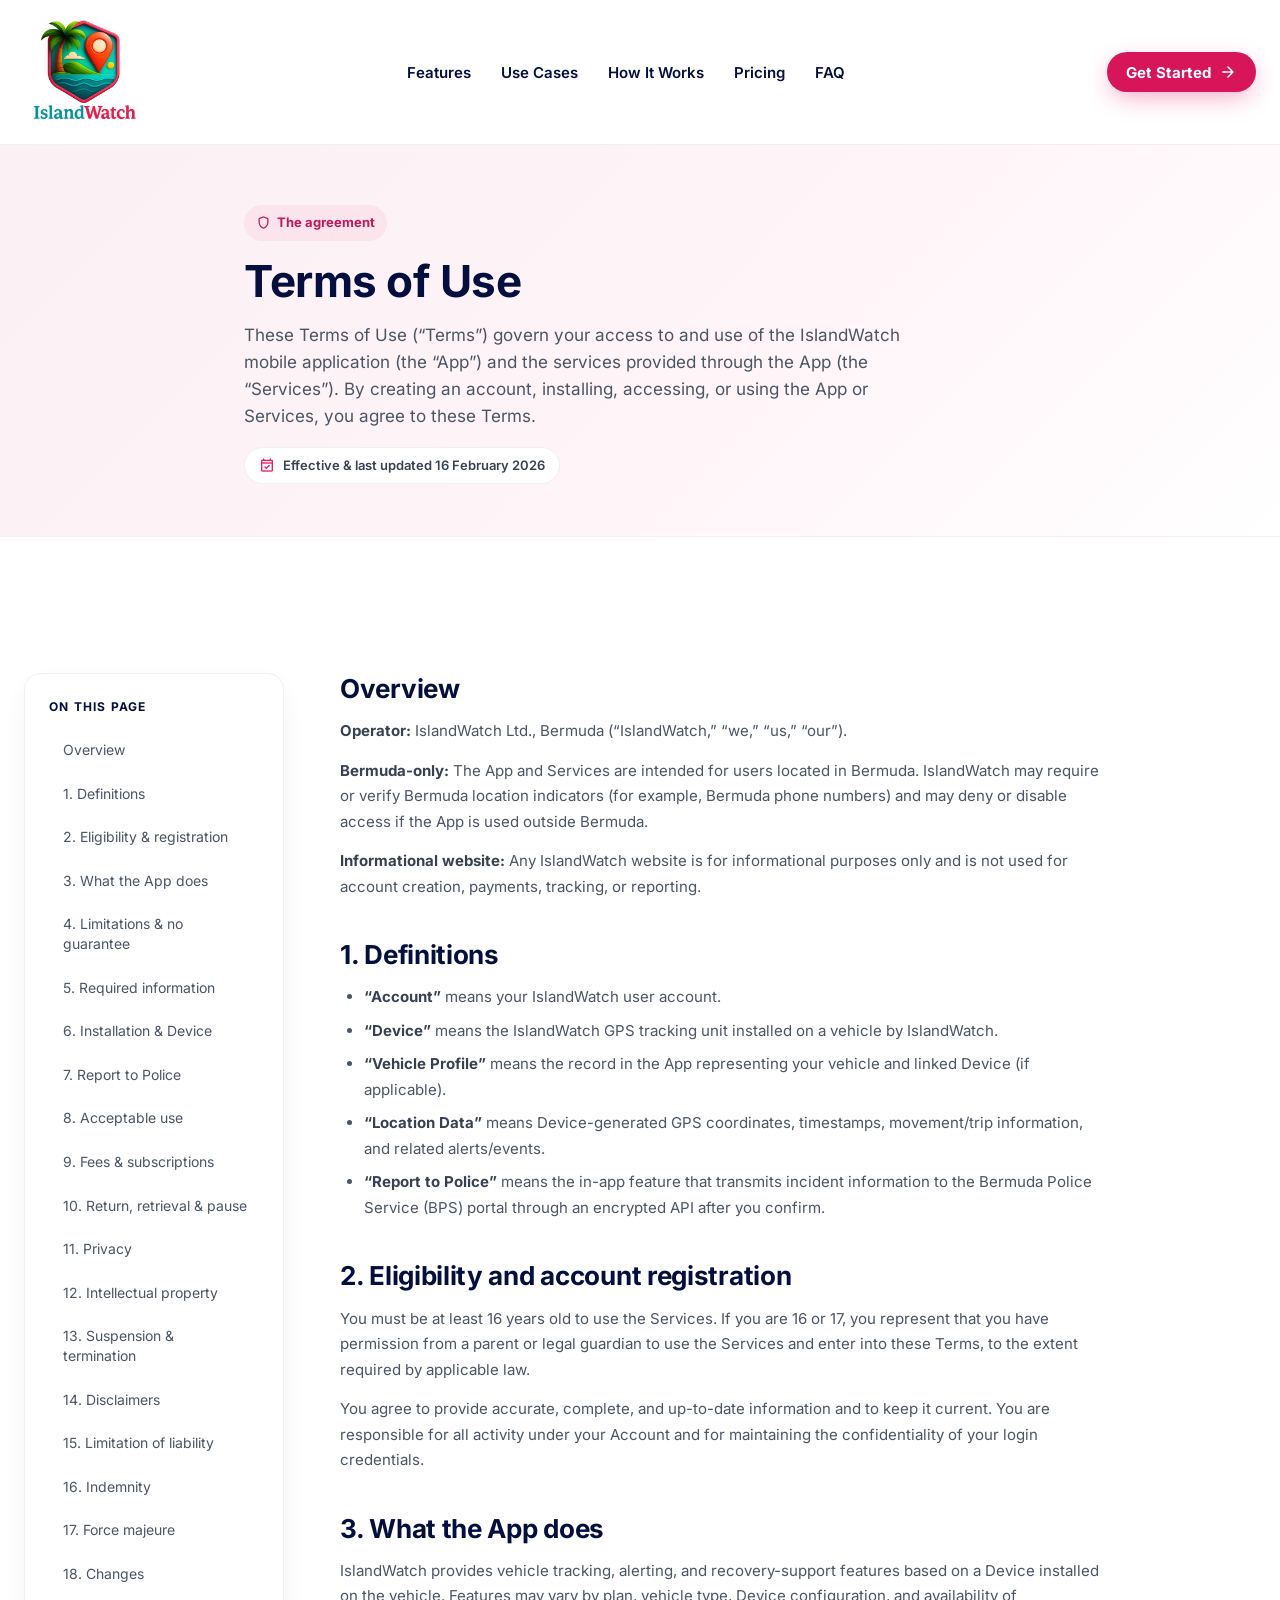
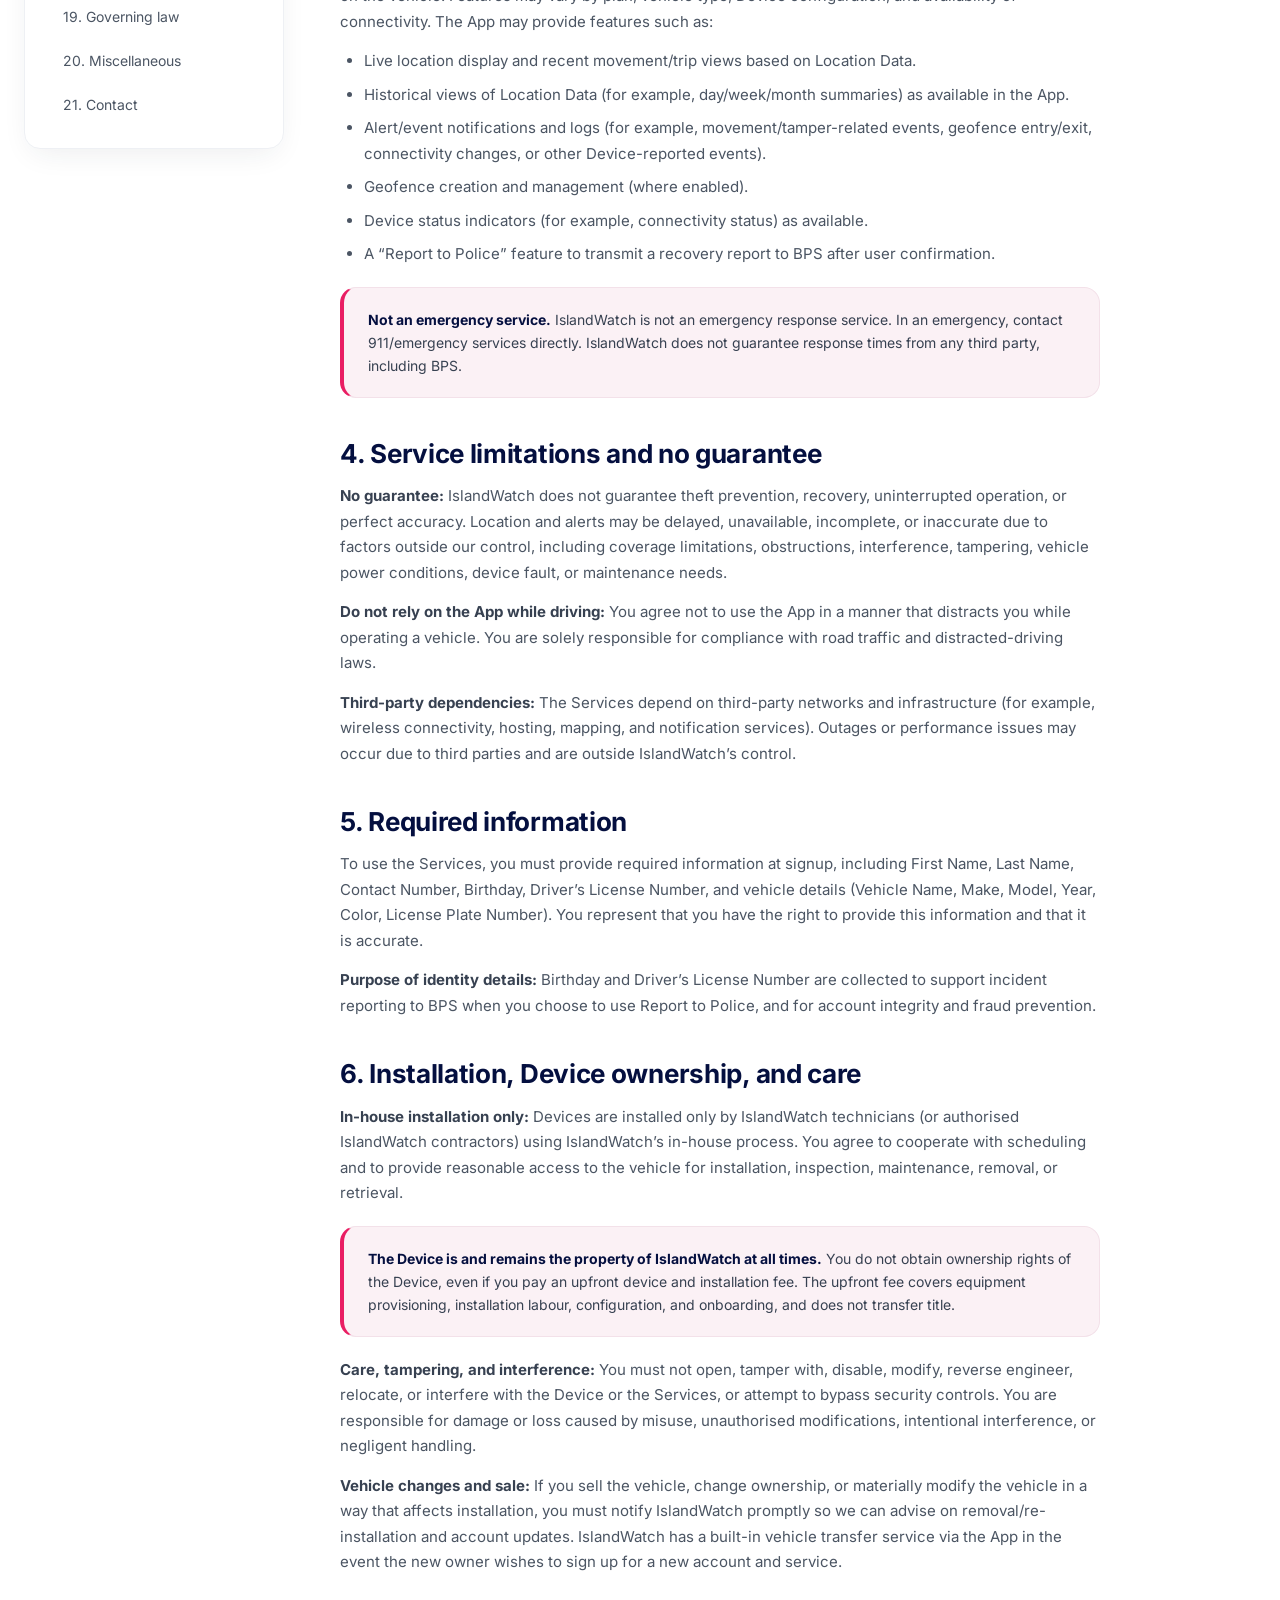
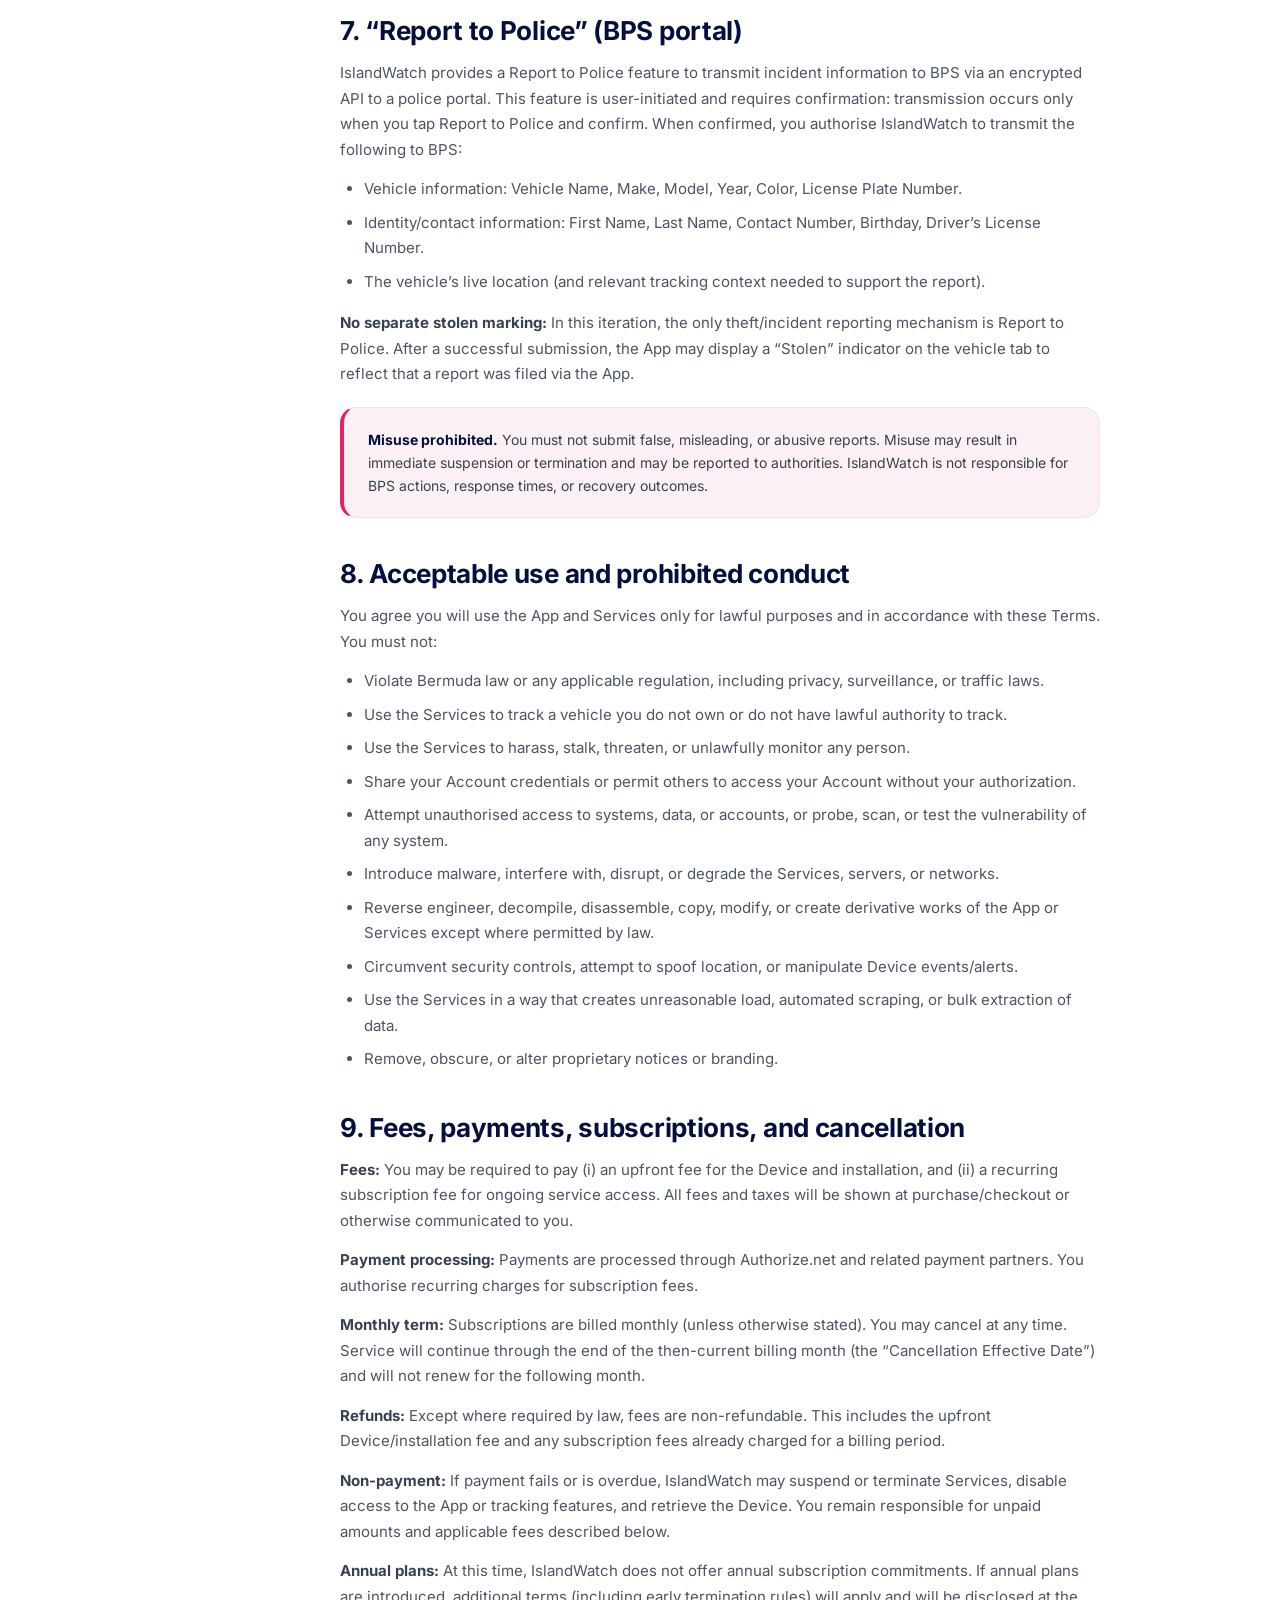
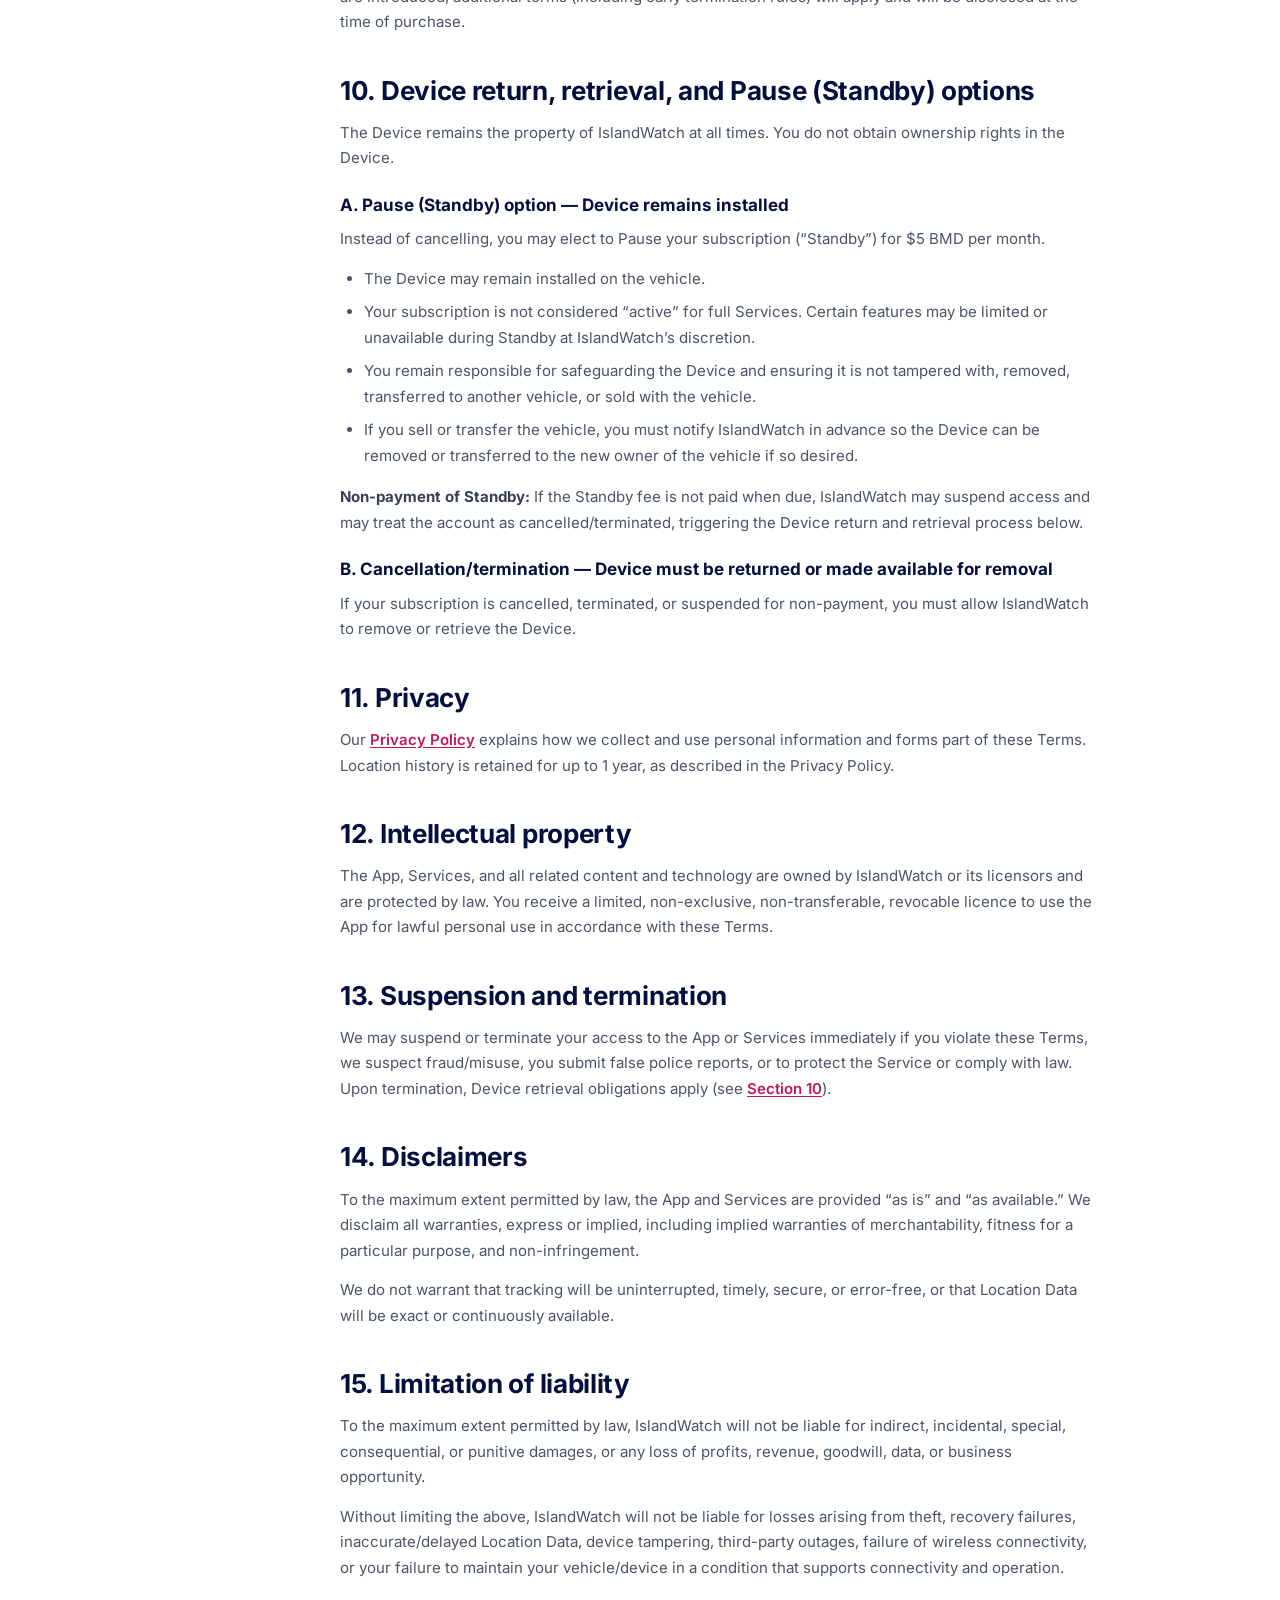
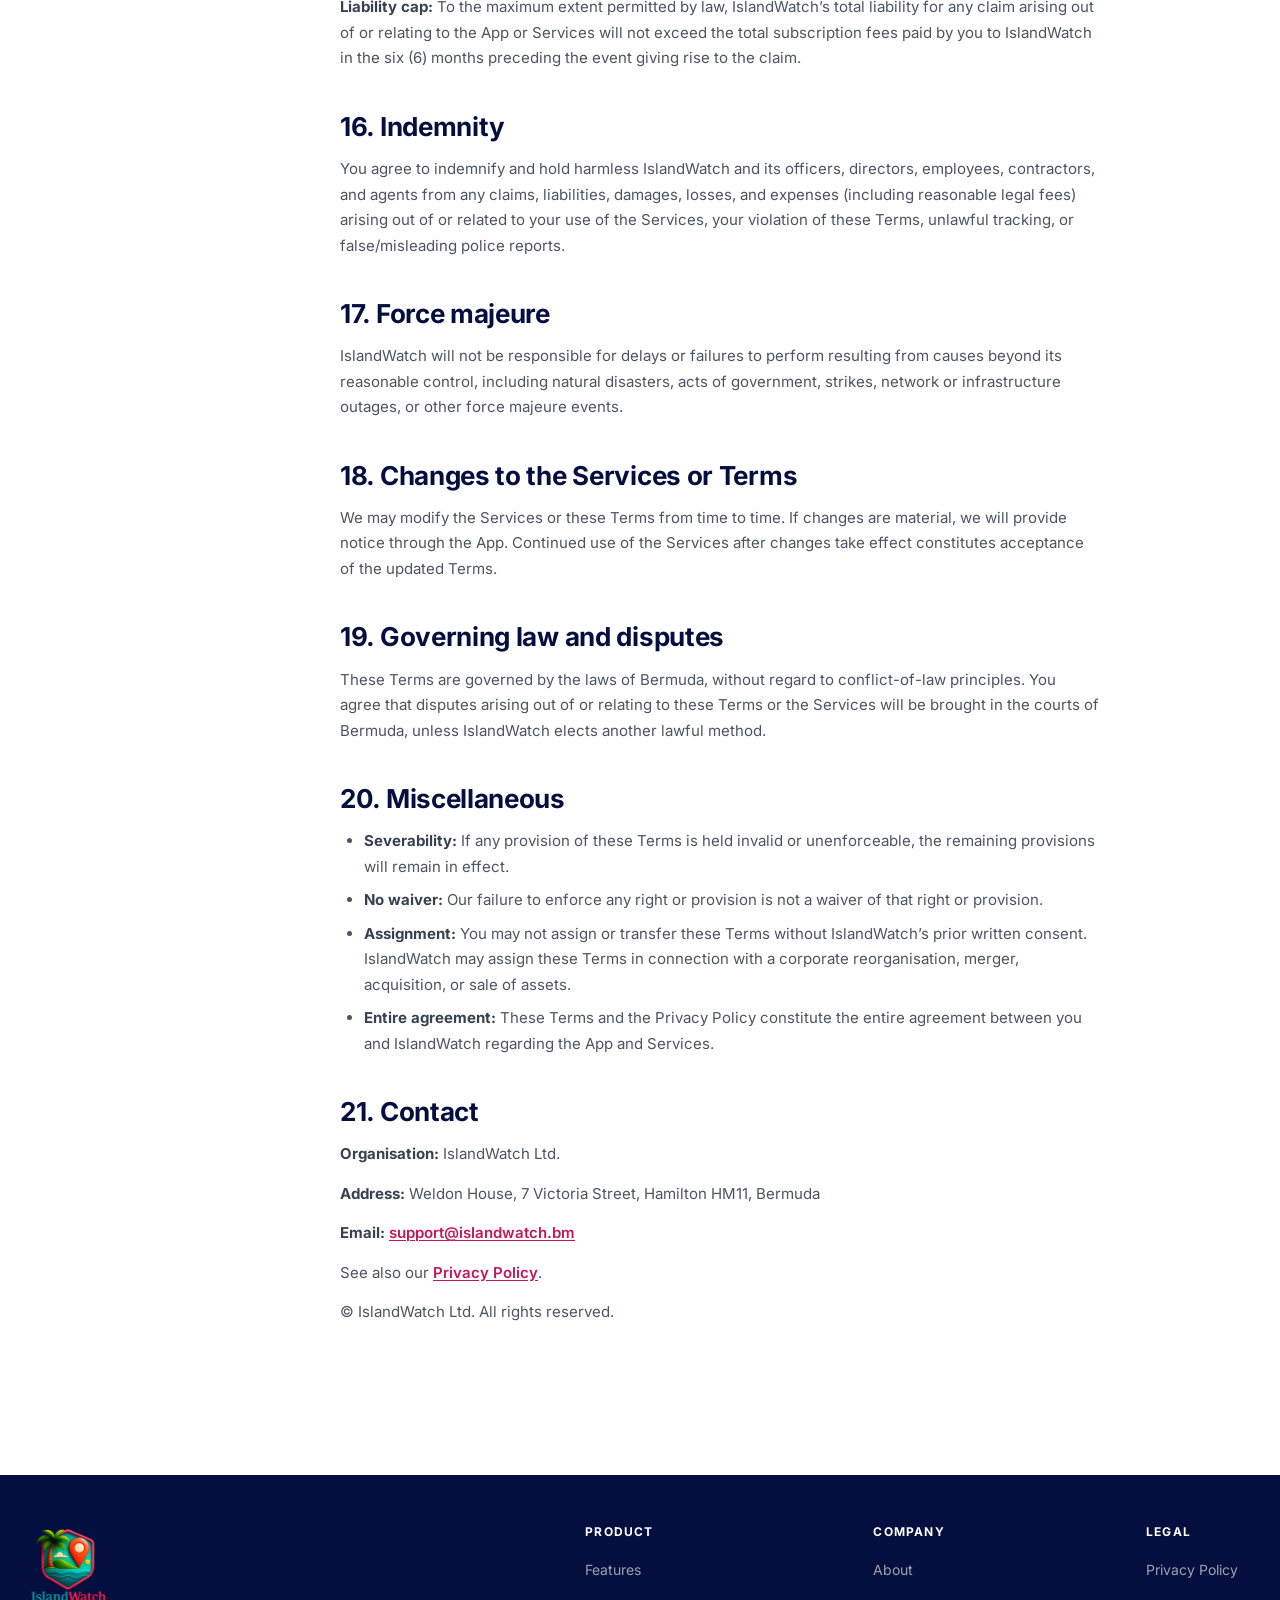
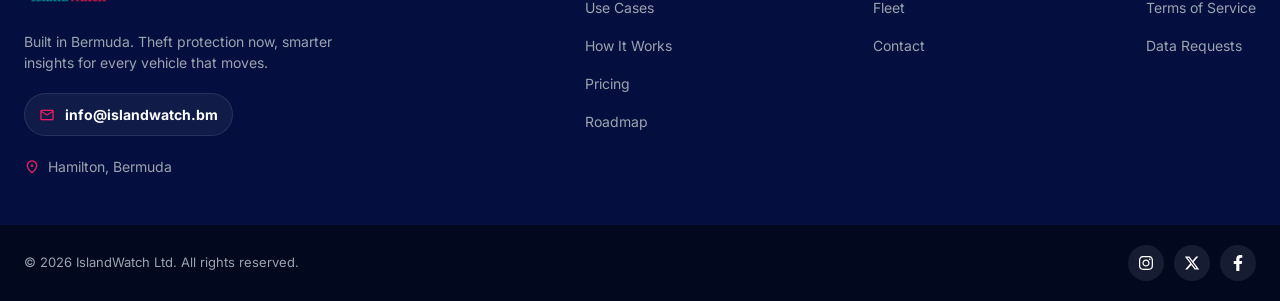
<file: terms-of-use.html>
<!DOCTYPE html>
<html lang="en">
<head>
  <meta charset="UTF-8" />
  <meta name="viewport" content="width=device-width, initial-scale=1.0" />
  <title>Terms of Use — IslandWatch</title>
  <meta name="description" content="The Terms of Use governing access to and use of the IslandWatch mobile app and services — a Bermuda-only vehicle tracking, alerting, and recovery-support service." />
  <!-- Content mirrors the published terms at islandwatch.bm/terms-of-use (effective 16 Feb 2026). -->
  <link rel="canonical" href="https://www.islandwatch.bm/terms-of-use" />

  <!-- Open Graph / social -->
  <meta property="og:type" content="website" />
  <meta property="og:site_name" content="IslandWatch" />
  <meta property="og:title" content="Terms of Use — IslandWatch" />
  <meta property="og:description" content="The Terms of Use governing access to and use of the IslandWatch mobile app and services — a Bermuda-only vehicle tracking, alerting, and recovery-support service." />
  <meta property="og:url" content="https://www.islandwatch.bm/terms-of-use" />
  <meta property="og:image" content="https://www.islandwatch.bm/images/og-card.jpg" />
  <meta property="og:image:width" content="1200" />
  <meta property="og:image:height" content="630" />
  <meta property="og:image:alt" content="IslandWatch — Protecting What Moves Bermuda" />
  <meta property="og:locale" content="en_US" />

  <meta name="twitter:card" content="summary_large_image" />
  <meta name="twitter:site" content="@IslandWatchBDA" />
  <meta name="twitter:title" content="Terms of Use — IslandWatch" />
  <meta name="twitter:description" content="The Terms of Use governing access to and use of the IslandWatch mobile app and services — a Bermuda-only vehicle tracking, alerting, and recovery-support service." />
  <meta name="twitter:image" content="https://www.islandwatch.bm/images/og-card.jpg" />

  <!-- Icons & PWA -->
  <link rel="icon" href="favicon.ico" sizes="any" />
  <link rel="icon" type="image/png" sizes="32x32" href="favicon-32x32.png" />
  <link rel="icon" type="image/png" sizes="16x16" href="favicon-16x16.png" />
  <link rel="apple-touch-icon" href="apple-touch-icon.png" />
  <link rel="manifest" href="site.webmanifest" />
  <meta name="theme-color" content="#E91E63" />

  <link rel="preload" href="fonts/ms-icons.woff2" as="font" type="font/woff2" crossorigin />
  <link rel="preload" href="fonts/inter-700.woff2" as="font" type="font/woff2" crossorigin />
  <link rel="preload" href="images/iw-logo.webp?v=20260707" as="image" />
  <link rel="stylesheet" href="css/styles.css?v=20261019a" />
</head>
<body>
  <a class="skip-link" href="#main">Skip to main content</a>

  <!-- ============ HEADER ============ -->
  <header class="site-header" id="top">
    <div class="container header-inner">
      <a class="logo" href="index.html#top" aria-label="IslandWatch home">
        <img src="images/iw-logo.webp?v=20260707" alt="IslandWatch" width="120" height="120" fetchpriority="high" decoding="async" />
      </a>

      <button class="nav-toggle" type="button" aria-expanded="false" aria-controls="header-menu" aria-label="Open menu">
        <span class="ms" aria-hidden="true">menu</span>
      </button>

      <div class="header-menu" id="header-menu">
        <nav class="primary-nav" aria-label="Primary">
          <ul>
            <li><a href="index.html#features">Features</a></li>
            <li><a href="index.html#use-cases">Use Cases</a></li>
            <li><a href="index.html#how-it-works">How It Works</a></li>
            <li><a href="index.html#pricing">Pricing</a></li>
            <li><a href="index.html#faq">FAQ</a></li>
          </ul>
        </nav>

        <div class="header-actions">
          <a class="btn btn-primary" href="index.html#get-started">Get Started <span class="ms" aria-hidden="true">arrow_forward</span></a>
        </div>
      </div>
    </div>
  </header>

  <main id="main">

    <!-- ============ PAGE HERO ============ -->
    <section class="legal-hero">
      <div class="container legal-hero__inner">
        <p class="pill pill--pink-soft"><span class="ms" aria-hidden="true">shield</span> The agreement</p>
        <h1 id="legal-title">Terms of Use</h1>
        <p class="legal-hero__lead">These Terms of Use (&ldquo;Terms&rdquo;) govern your access to and use of the IslandWatch mobile application (the &ldquo;App&rdquo;) and the services provided through the App (the &ldquo;Services&rdquo;). By creating an account, installing, accessing, or using the App or Services, you agree to these Terms.</p>
        <p class="legal-updated"><span class="ms" aria-hidden="true">event_available</span> Effective &amp; last updated 16 February 2026</p>
      </div>
    </section>

    <!-- ============ BODY ============ -->
    <section class="section legal-body" aria-labelledby="legal-title">
      <div class="container legal-layout">

        <!-- Table of contents -->
        <nav class="legal-toc" aria-label="On this page">
          <h2>On this page</h2>
          <ul>
            <li><a href="#overview">Overview</a></li>
            <li><a href="#definitions">1. Definitions</a></li>
            <li><a href="#eligibility">2. Eligibility &amp; registration</a></li>
            <li><a href="#what-it-does">3. What the App does</a></li>
            <li><a href="#limitations">4. Limitations &amp; no guarantee</a></li>
            <li><a href="#required-info">5. Required information</a></li>
            <li><a href="#device">6. Installation &amp; Device</a></li>
            <li><a href="#police">7. Report to Police</a></li>
            <li><a href="#acceptable-use">8. Acceptable use</a></li>
            <li><a href="#fees">9. Fees &amp; subscriptions</a></li>
            <li><a href="#standby">10. Return, retrieval &amp; pause</a></li>
            <li><a href="#privacy">11. Privacy</a></li>
            <li><a href="#ip">12. Intellectual property</a></li>
            <li><a href="#termination">13. Suspension &amp; termination</a></li>
            <li><a href="#disclaimers">14. Disclaimers</a></li>
            <li><a href="#liability">15. Limitation of liability</a></li>
            <li><a href="#indemnity">16. Indemnity</a></li>
            <li><a href="#force-majeure">17. Force majeure</a></li>
            <li><a href="#changes">18. Changes</a></li>
            <li><a href="#law">19. Governing law</a></li>
            <li><a href="#misc">20. Miscellaneous</a></li>
            <li><a href="#contact">21. Contact</a></li>
          </ul>
        </nav>

        <div class="legal-content">
          <div class="legal-section" id="overview">
            <h2>Overview</h2>
            <p><strong>Operator:</strong> IslandWatch Ltd., Bermuda (&ldquo;IslandWatch,&rdquo; &ldquo;we,&rdquo; &ldquo;us,&rdquo; &ldquo;our&rdquo;).</p>
            <p><strong>Bermuda-only:</strong> The App and Services are intended for users located in Bermuda. IslandWatch may require or verify Bermuda location indicators (for example, Bermuda phone numbers) and may deny or disable access if the App is used outside Bermuda.</p>
            <p><strong>Informational website:</strong> Any IslandWatch website is for informational purposes only and is not used for account creation, payments, tracking, or reporting.</p>
          </div>

          <div class="legal-section" id="definitions">
            <h2>1. Definitions</h2>
            <ul>
              <li><strong>&ldquo;Account&rdquo;</strong> means your IslandWatch user account.</li>
              <li><strong>&ldquo;Device&rdquo;</strong> means the IslandWatch GPS tracking unit installed on a vehicle by IslandWatch.</li>
              <li><strong>&ldquo;Vehicle Profile&rdquo;</strong> means the record in the App representing your vehicle and linked Device (if applicable).</li>
              <li><strong>&ldquo;Location Data&rdquo;</strong> means Device-generated GPS coordinates, timestamps, movement/trip information, and related alerts/events.</li>
              <li><strong>&ldquo;Report to Police&rdquo;</strong> means the in-app feature that transmits incident information to the Bermuda Police Service (BPS) portal through an encrypted API after you confirm.</li>
            </ul>
          </div>

          <div class="legal-section" id="eligibility">
            <h2>2. Eligibility and account registration</h2>
            <p>You must be at least 16 years old to use the Services. If you are 16 or 17, you represent that you have permission from a parent or legal guardian to use the Services and enter into these Terms, to the extent required by applicable law.</p>
            <p>You agree to provide accurate, complete, and up-to-date information and to keep it current. You are responsible for all activity under your Account and for maintaining the confidentiality of your login credentials.</p>
          </div>

          <div class="legal-section" id="what-it-does">
            <h2>3. What the App does</h2>
            <p>IslandWatch provides vehicle tracking, alerting, and recovery-support features based on a Device installed on the vehicle. Features may vary by plan, vehicle type, Device configuration, and availability of connectivity. The App may provide features such as:</p>
            <ul>
              <li>Live location display and recent movement/trip views based on Location Data.</li>
              <li>Historical views of Location Data (for example, day/week/month summaries) as available in the App.</li>
              <li>Alert/event notifications and logs (for example, movement/tamper-related events, geofence entry/exit, connectivity changes, or other Device-reported events).</li>
              <li>Geofence creation and management (where enabled).</li>
              <li>Device status indicators (for example, connectivity status) as available.</li>
              <li>A &ldquo;Report to Police&rdquo; feature to transmit a recovery report to BPS after user confirmation.</li>
            </ul>
            <div class="legal-note">
              <p><strong>Not an emergency service.</strong> IslandWatch is not an emergency response service. In an emergency, contact 911/emergency services directly. IslandWatch does not guarantee response times from any third party, including BPS.</p>
            </div>
          </div>

          <div class="legal-section" id="limitations">
            <h2>4. Service limitations and no guarantee</h2>
            <p><strong>No guarantee:</strong> IslandWatch does not guarantee theft prevention, recovery, uninterrupted operation, or perfect accuracy. Location and alerts may be delayed, unavailable, incomplete, or inaccurate due to factors outside our control, including coverage limitations, obstructions, interference, tampering, vehicle power conditions, device fault, or maintenance needs.</p>
            <p><strong>Do not rely on the App while driving:</strong> You agree not to use the App in a manner that distracts you while operating a vehicle. You are solely responsible for compliance with road traffic and distracted-driving laws.</p>
            <p><strong>Third-party dependencies:</strong> The Services depend on third-party networks and infrastructure (for example, wireless connectivity, hosting, mapping, and notification services). Outages or performance issues may occur due to third parties and are outside IslandWatch&rsquo;s control.</p>
          </div>

          <div class="legal-section" id="required-info">
            <h2>5. Required information</h2>
            <p>To use the Services, you must provide required information at signup, including First Name, Last Name, Contact Number, Birthday, Driver&rsquo;s License Number, and vehicle details (Vehicle Name, Make, Model, Year, Color, License Plate Number). You represent that you have the right to provide this information and that it is accurate.</p>
            <p><strong>Purpose of identity details:</strong> Birthday and Driver&rsquo;s License Number are collected to support incident reporting to BPS when you choose to use Report to Police, and for account integrity and fraud prevention.</p>
          </div>

          <div class="legal-section" id="device">
            <h2>6. Installation, Device ownership, and care</h2>
            <p><strong>In-house installation only:</strong> Devices are installed only by IslandWatch technicians (or authorised IslandWatch contractors) using IslandWatch&rsquo;s in-house process. You agree to cooperate with scheduling and to provide reasonable access to the vehicle for installation, inspection, maintenance, removal, or retrieval.</p>
            <div class="legal-note">
              <p><strong>The Device is and remains the property of IslandWatch at all times.</strong> You do not obtain ownership rights of the Device, even if you pay an upfront device and installation fee. The upfront fee covers equipment provisioning, installation labour, configuration, and onboarding, and does not transfer title.</p>
            </div>
            <p><strong>Care, tampering, and interference:</strong> You must not open, tamper with, disable, modify, reverse engineer, relocate, or interfere with the Device or the Services, or attempt to bypass security controls. You are responsible for damage or loss caused by misuse, unauthorised modifications, intentional interference, or negligent handling.</p>
            <p><strong>Vehicle changes and sale:</strong> If you sell the vehicle, change ownership, or materially modify the vehicle in a way that affects installation, you must notify IslandWatch promptly so we can advise on removal/re-installation and account updates. IslandWatch has a built-in vehicle transfer service via the App in the event the new owner wishes to sign up for a new account and service.</p>
          </div>

          <div class="legal-section" id="police">
            <h2>7. &ldquo;Report to Police&rdquo; (BPS portal)</h2>
            <p>IslandWatch provides a Report to Police feature to transmit incident information to BPS via an encrypted API to a police portal. This feature is user-initiated and requires confirmation: transmission occurs only when you tap Report to Police and confirm. When confirmed, you authorise IslandWatch to transmit the following to BPS:</p>
            <ul>
              <li>Vehicle information: Vehicle Name, Make, Model, Year, Color, License Plate Number.</li>
              <li>Identity/contact information: First Name, Last Name, Contact Number, Birthday, Driver&rsquo;s License Number.</li>
              <li>The vehicle&rsquo;s live location (and relevant tracking context needed to support the report).</li>
            </ul>
            <p><strong>No separate stolen marking:</strong> In this iteration, the only theft/incident reporting mechanism is Report to Police. After a successful submission, the App may display a &ldquo;Stolen&rdquo; indicator on the vehicle tab to reflect that a report was filed via the App.</p>
            <div class="legal-note">
              <p><strong>Misuse prohibited.</strong> You must not submit false, misleading, or abusive reports. Misuse may result in immediate suspension or termination and may be reported to authorities. IslandWatch is not responsible for BPS actions, response times, or recovery outcomes.</p>
            </div>
          </div>

          <div class="legal-section" id="acceptable-use">
            <h2>8. Acceptable use and prohibited conduct</h2>
            <p>You agree you will use the App and Services only for lawful purposes and in accordance with these Terms. You must not:</p>
            <ul>
              <li>Violate Bermuda law or any applicable regulation, including privacy, surveillance, or traffic laws.</li>
              <li>Use the Services to track a vehicle you do not own or do not have lawful authority to track.</li>
              <li>Use the Services to harass, stalk, threaten, or unlawfully monitor any person.</li>
              <li>Share your Account credentials or permit others to access your Account without your authorization.</li>
              <li>Attempt unauthorised access to systems, data, or accounts, or probe, scan, or test the vulnerability of any system.</li>
              <li>Introduce malware, interfere with, disrupt, or degrade the Services, servers, or networks.</li>
              <li>Reverse engineer, decompile, disassemble, copy, modify, or create derivative works of the App or Services except where permitted by law.</li>
              <li>Circumvent security controls, attempt to spoof location, or manipulate Device events/alerts.</li>
              <li>Use the Services in a way that creates unreasonable load, automated scraping, or bulk extraction of data.</li>
              <li>Remove, obscure, or alter proprietary notices or branding.</li>
            </ul>
          </div>

          <div class="legal-section" id="fees">
            <h2>9. Fees, payments, subscriptions, and cancellation</h2>
            <p><strong>Fees:</strong> You may be required to pay (i) an upfront fee for the Device and installation, and (ii) a recurring subscription fee for ongoing service access. All fees and taxes will be shown at purchase/checkout or otherwise communicated to you.</p>
            <p><strong>Payment processing:</strong> Payments are processed through Authorize.net and related payment partners. You authorise recurring charges for subscription fees.</p>
            <p><strong>Monthly term:</strong> Subscriptions are billed monthly (unless otherwise stated). You may cancel at any time. Service will continue through the end of the then-current billing month (the &ldquo;Cancellation Effective Date&rdquo;) and will not renew for the following month.</p>
            <p><strong>Refunds:</strong> Except where required by law, fees are non-refundable. This includes the upfront Device/installation fee and any subscription fees already charged for a billing period.</p>
            <p><strong>Non-payment:</strong> If payment fails or is overdue, IslandWatch may suspend or terminate Services, disable access to the App or tracking features, and retrieve the Device. You remain responsible for unpaid amounts and applicable fees described below.</p>
            <p><strong>Annual plans:</strong> At this time, IslandWatch does not offer annual subscription commitments. If annual plans are introduced, additional terms (including early termination rules) will apply and will be disclosed at the time of purchase.</p>
          </div>

          <div class="legal-section" id="standby">
            <h2>10. Device return, retrieval, and Pause (Standby) options</h2>
            <p>The Device remains the property of IslandWatch at all times. You do not obtain ownership rights in the Device.</p>
            <h3>A. Pause (Standby) option — Device remains installed</h3>
            <p>Instead of cancelling, you may elect to Pause your subscription (&ldquo;Standby&rdquo;) for $5 BMD per month.</p>
            <ul>
              <li>The Device may remain installed on the vehicle.</li>
              <li>Your subscription is not considered &ldquo;active&rdquo; for full Services. Certain features may be limited or unavailable during Standby at IslandWatch&rsquo;s discretion.</li>
              <li>You remain responsible for safeguarding the Device and ensuring it is not tampered with, removed, transferred to another vehicle, or sold with the vehicle.</li>
              <li>If you sell or transfer the vehicle, you must notify IslandWatch in advance so the Device can be removed or transferred to the new owner of the vehicle if so desired.</li>
            </ul>
            <p><strong>Non-payment of Standby:</strong> If the Standby fee is not paid when due, IslandWatch may suspend access and may treat the account as cancelled/terminated, triggering the Device return and retrieval process below.</p>
            <h3>B. Cancellation/termination — Device must be returned or made available for removal</h3>
            <p>If your subscription is cancelled, terminated, or suspended for non-payment, you must allow IslandWatch to remove or retrieve the Device.</p>
          </div>

          <div class="legal-section" id="privacy">
            <h2>11. Privacy</h2>
            <p>Our <a href="privacy-policy.html">Privacy Policy</a> explains how we collect and use personal information and forms part of these Terms. Location history is retained for up to 1 year, as described in the Privacy Policy.</p>
          </div>

          <div class="legal-section" id="ip">
            <h2>12. Intellectual property</h2>
            <p>The App, Services, and all related content and technology are owned by IslandWatch or its licensors and are protected by law. You receive a limited, non-exclusive, non-transferable, revocable licence to use the App for lawful personal use in accordance with these Terms.</p>
          </div>

          <div class="legal-section" id="termination">
            <h2>13. Suspension and termination</h2>
            <p>We may suspend or terminate your access to the App or Services immediately if you violate these Terms, we suspect fraud/misuse, you submit false police reports, or to protect the Service or comply with law. Upon termination, Device retrieval obligations apply (see <a href="#standby">Section 10</a>).</p>
          </div>

          <div class="legal-section" id="disclaimers">
            <h2>14. Disclaimers</h2>
            <p>To the maximum extent permitted by law, the App and Services are provided &ldquo;as is&rdquo; and &ldquo;as available.&rdquo; We disclaim all warranties, express or implied, including implied warranties of merchantability, fitness for a particular purpose, and non-infringement.</p>
            <p>We do not warrant that tracking will be uninterrupted, timely, secure, or error-free, or that Location Data will be exact or continuously available.</p>
          </div>

          <div class="legal-section" id="liability">
            <h2>15. Limitation of liability</h2>
            <p>To the maximum extent permitted by law, IslandWatch will not be liable for indirect, incidental, special, consequential, or punitive damages, or any loss of profits, revenue, goodwill, data, or business opportunity.</p>
            <p>Without limiting the above, IslandWatch will not be liable for losses arising from theft, recovery failures, inaccurate/delayed Location Data, device tampering, third-party outages, failure of wireless connectivity, or your failure to maintain your vehicle/device in a condition that supports connectivity and operation.</p>
            <p><strong>Liability cap:</strong> To the maximum extent permitted by law, IslandWatch&rsquo;s total liability for any claim arising out of or relating to the App or Services will not exceed the total subscription fees paid by you to IslandWatch in the six (6) months preceding the event giving rise to the claim.</p>
          </div>

          <div class="legal-section" id="indemnity">
            <h2>16. Indemnity</h2>
            <p>You agree to indemnify and hold harmless IslandWatch and its officers, directors, employees, contractors, and agents from any claims, liabilities, damages, losses, and expenses (including reasonable legal fees) arising out of or related to your use of the Services, your violation of these Terms, unlawful tracking, or false/misleading police reports.</p>
          </div>

          <div class="legal-section" id="force-majeure">
            <h2>17. Force majeure</h2>
            <p>IslandWatch will not be responsible for delays or failures to perform resulting from causes beyond its reasonable control, including natural disasters, acts of government, strikes, network or infrastructure outages, or other force majeure events.</p>
          </div>

          <div class="legal-section" id="changes">
            <h2>18. Changes to the Services or Terms</h2>
            <p>We may modify the Services or these Terms from time to time. If changes are material, we will provide notice through the App. Continued use of the Services after changes take effect constitutes acceptance of the updated Terms.</p>
          </div>

          <div class="legal-section" id="law">
            <h2>19. Governing law and disputes</h2>
            <p>These Terms are governed by the laws of Bermuda, without regard to conflict-of-law principles. You agree that disputes arising out of or relating to these Terms or the Services will be brought in the courts of Bermuda, unless IslandWatch elects another lawful method.</p>
          </div>

          <div class="legal-section" id="misc">
            <h2>20. Miscellaneous</h2>
            <ul>
              <li><strong>Severability:</strong> If any provision of these Terms is held invalid or unenforceable, the remaining provisions will remain in effect.</li>
              <li><strong>No waiver:</strong> Our failure to enforce any right or provision is not a waiver of that right or provision.</li>
              <li><strong>Assignment:</strong> You may not assign or transfer these Terms without IslandWatch&rsquo;s prior written consent. IslandWatch may assign these Terms in connection with a corporate reorganisation, merger, acquisition, or sale of assets.</li>
              <li><strong>Entire agreement:</strong> These Terms and the Privacy Policy constitute the entire agreement between you and IslandWatch regarding the App and Services.</li>
            </ul>
          </div>

          <div class="legal-section" id="contact">
            <h2>21. Contact</h2>
            <p><strong>Organisation:</strong> IslandWatch Ltd.</p>
            <p><strong>Address:</strong> Weldon House, 7 Victoria Street, Hamilton HM11, Bermuda</p>
            <p><strong>Email:</strong> <a href="mailto:support@islandwatch.bm">support@islandwatch.bm</a></p>
            <p>See also our <a href="privacy-policy.html">Privacy Policy</a>.</p>
            <p>© IslandWatch Ltd. All rights reserved.</p>
          </div>
        </div>
      </div>
    </section>

  </main>

  <!-- ============ FOOTER ============ -->
  <footer class="site-footer" aria-labelledby="footer-heading">
    <h2 id="footer-heading" class="sr-only">Footer</h2>
    <div class="container footer-top">
      <div class="footer-brand">
        <a class="footer-logo" href="index.html#top" aria-label="IslandWatch home"><img src="images/iw-logo.webp?v=20260707" alt="" width="88" height="88" loading="lazy" decoding="async" /></a>
        <p>Built in Bermuda. Theft protection now, smarter insights for every vehicle that moves.</p>
        <a class="footer-pill" href="mailto:info@islandwatch.bm"><span class="ms" aria-hidden="true">mail</span> <span class="footer-pill__email">info@islandwatch.bm</span></a>
        <p class="footer-loc"><span class="ms" aria-hidden="true">location_on</span> Hamilton, Bermuda</p>
      </div>
      <nav class="footer-col" aria-label="Product">
        <h3>PRODUCT</h3>
        <ul>
          <li><a href="index.html#features">Features</a></li>
          <li><a href="index.html#use-cases">Use Cases</a></li>
          <li><a href="index.html#how-it-works">How It Works</a></li>
          <li><a href="index.html#pricing">Pricing</a></li>
          <li><a href="index.html#roadmap">Roadmap</a></li>
        </ul>
      </nav>
      <nav class="footer-col" aria-label="Company">
        <h3>COMPANY</h3>
        <ul>
          <li><a href="about.html">About</a></li>
          <li><a href="index.html#fleet">Fleet</a></li>
          <li><a href="index.html#get-started">Contact</a></li>
        </ul>
      </nav>
      <nav class="footer-col" aria-label="Legal">
        <h3>LEGAL</h3>
        <ul>
          <li><a href="privacy-policy.html">Privacy Policy</a></li>
          <li><a href="terms-of-use.html" aria-current="page">Terms of Service</a></li>
          <li><a href="data-requests.html">Data Requests</a></li>
        </ul>
      </nav>
    </div>
    <div class="footer-bottom">
      <div class="container footer-bottom__inner">
      <p>© 2026 IslandWatch Ltd. All rights reserved.</p>
      <ul class="socials">
        <li><a href="https://www.instagram.com/islandwatchbda/" target="_blank" rel="noopener" aria-label="IslandWatch on Instagram"><svg viewBox="0 0 448 512" width="16" height="16" aria-hidden="true" focusable="false"><path fill="currentColor" d="M224.1 141c-63.6 0-114.9 51.3-114.9 114.9s51.3 114.9 114.9 114.9S339 319.5 339 255.9 287.7 141 224.1 141zm0 189.6c-41.1 0-74.7-33.5-74.7-74.7s33.5-74.7 74.7-74.7 74.7 33.5 74.7 74.7-33.6 74.7-74.7 74.7zm146.4-194.3c0 14.9-12 26.8-26.8 26.8-14.9 0-26.8-12-26.8-26.8s12-26.8 26.8-26.8 26.8 12 26.8 26.8zm76.1 27.2c-1.7-35.9-9.9-67.7-36.2-93.9-26.2-26.2-58-34.4-93.9-36.2-37-2.1-147.9-2.1-184.9 0-35.8 1.7-67.6 9.9-93.9 36.1s-34.4 58-36.2 93.9c-2.1 37-2.1 147.9 0 184.9 1.7 35.9 9.9 67.7 36.2 93.9s58 34.4 93.9 36.2c37 2.1 147.9 2.1 184.9 0 35.9-1.7 67.7-9.9 93.9-36.2 26.2-26.2 34.4-58 36.2-93.9 2.1-37 2.1-147.8 0-184.8zM398.8 388c-7.8 19.6-22.9 34.7-42.6 42.6-29.5 11.7-99.5 9-132.1 9s-102.7 2.6-132.1-9c-19.6-7.8-34.7-22.9-42.6-42.6-11.7-29.5-9-99.5-9-132.1s-2.6-102.7 9-132.1c7.8-19.6 22.9-34.7 42.6-42.6 29.5-11.7 99.5-9 132.1-9s102.7-2.6 132.1 9c19.6 7.8 34.7 22.9 42.6 42.6 11.7 29.5 9 99.5 9 132.1s2.7 102.7-9 132.1z"/></svg></a></li>
        <li><a href="https://x.com/IslandWatchBDA" target="_blank" rel="noopener" aria-label="IslandWatch on X"><svg viewBox="0 0 512 512" width="16" height="16" aria-hidden="true" focusable="false"><path fill="currentColor" d="M389.2 48h70.6L305.6 224.2 487 464H345L233.7 318.6 106.5 464H35.8L200.7 275.5 26.8 48H172.4L272.9 180.9 389.2 48zM364.4 421.8h39.1L151.1 88h-42L364.4 421.8z"/></svg></a></li>
        <li><a href="https://www.facebook.com/people/Islandwatchbda/61590046666772/" target="_blank" rel="noopener" aria-label="IslandWatch on Facebook"><svg viewBox="0 0 320 512" width="16" height="16" aria-hidden="true" focusable="false"><path fill="currentColor" d="M279.14 288l14.22-92.66h-88.91v-60.13c0-25.35 12.42-50.06 52.24-50.06h40.42V6.26S260.43 0 225.36 0c-73.22 0-121.08 44.38-121.08 124.72v70.62H22.89V288h81.39v224h100.17V288z"/></svg></a></li>
      </ul>
      </div>
    </div>
  </footer>

  <script src="js/main.js?v=20260609"></script>
</body>
</html>
</file>
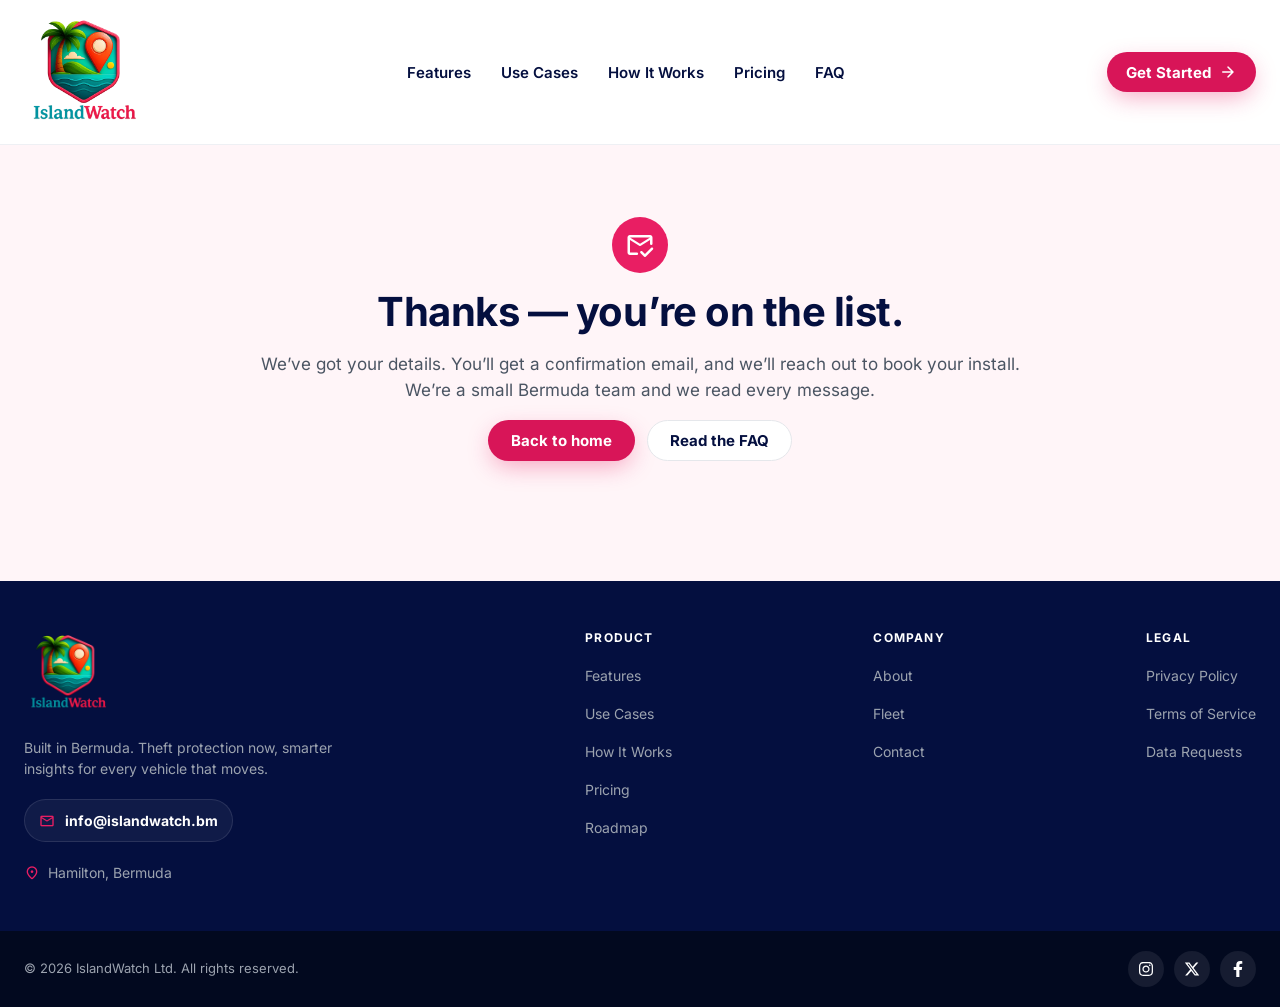
<file: thanks.html>
<!DOCTYPE html>
<html lang="en">
<head>
  <meta charset="UTF-8" />
  <meta name="viewport" content="width=device-width, initial-scale=1.0" />
  <meta name="robots" content="noindex" />
  <title>Thanks — you're on the list | IslandWatch</title>
  <meta name="description" content="Thanks for getting in touch with IslandWatch. We'll be in touch to book your install." />
  <!-- Icons & PWA -->
  <link rel="icon" href="favicon.ico" sizes="any" />
  <link rel="icon" type="image/png" sizes="32x32" href="favicon-32x32.png" />
  <link rel="icon" type="image/png" sizes="16x16" href="favicon-16x16.png" />
  <link rel="apple-touch-icon" href="apple-touch-icon.png" />
  <link rel="manifest" href="site.webmanifest" />
  <meta name="theme-color" content="#E91E63" />

  <link rel="preload" href="fonts/ms-icons.woff2" as="font" type="font/woff2" crossorigin />
  <link rel="preload" href="fonts/inter-700.woff2" as="font" type="font/woff2" crossorigin />
  <link rel="preload" href="images/iw-logo.webp?v=20260707" as="image" />
  <link rel="stylesheet" href="css/styles.css?v=20261019a" />
</head>
<body>
  <a class="skip-link" href="#main">Skip to main content</a>

  <!-- ============ HEADER ============ -->
  <header class="site-header" id="top">
    <div class="container header-inner">
      <a class="logo" href="index.html#top" aria-label="IslandWatch home">
        <img src="images/iw-logo.webp?v=20260707" alt="IslandWatch" width="120" height="120" fetchpriority="high" decoding="async" />
      </a>

      <button class="nav-toggle" type="button" aria-expanded="false" aria-controls="header-menu" aria-label="Open menu">
        <span class="ms" aria-hidden="true">menu</span>
      </button>

      <div class="header-menu" id="header-menu">
        <nav class="primary-nav" aria-label="Primary">
          <ul>
            <li><a href="index.html#features">Features</a></li>
            <li><a href="index.html#use-cases">Use Cases</a></li>
            <li><a href="index.html#how-it-works">How It Works</a></li>
            <li><a href="index.html#pricing">Pricing</a></li>
            <li><a href="index.html#faq">FAQ</a></li>
          </ul>
        </nav>

        <div class="header-actions">
          <a class="btn btn-primary" href="index.html#get-started">Get Started <span class="ms" aria-hidden="true">arrow_forward</span></a>
        </div>
      </div>
    </div>
  </header>

  <main id="main">

    <!-- ============ THANK YOU ============ -->
    <section class="section section--pinktint2" aria-labelledby="thanks-title">
      <div class="container section__head">
        <span class="icon-tile icon-tile--pink round"><span class="ms" aria-hidden="true">mark_email_read</span></span>
        <h1 id="thanks-title" class="section__title">Thanks — you’re on the list.</h1>
        <p class="section__sub">We’ve got your details. You’ll get a confirmation email, and we’ll reach out to book your install. We’re a small Bermuda team and we read every message.</p>
        <div class="quick-actions">
          <a class="btn btn-primary" href="index.html#top">Back to home</a>
          <a class="btn btn-ghost" href="index.html#faq">Read the FAQ</a>
        </div>
      </div>
    </section>

  </main>

  <!-- ============ FOOTER ============ -->
  <footer class="site-footer" aria-labelledby="footer-heading">
    <h2 id="footer-heading" class="sr-only">Footer</h2>
    <div class="container footer-top">
      <div class="footer-brand">
        <a class="footer-logo" href="index.html#top" aria-label="IslandWatch home"><img src="images/iw-logo.webp?v=20260707" alt="" width="88" height="88" loading="lazy" decoding="async" /></a>
        <p>Built in Bermuda. Theft protection now, smarter insights for every vehicle that moves.</p>
        <a class="footer-pill" href="mailto:info@islandwatch.bm"><span class="ms" aria-hidden="true">mail</span> <span class="footer-pill__email">info@islandwatch.bm</span></a>
        <p class="footer-loc"><span class="ms" aria-hidden="true">location_on</span> Hamilton, Bermuda</p>
      </div>
      <nav class="footer-col" aria-label="Product">
        <h3>PRODUCT</h3>
        <ul>
          <li><a href="index.html#features">Features</a></li>
          <li><a href="index.html#use-cases">Use Cases</a></li>
          <li><a href="index.html#how-it-works">How It Works</a></li>
          <li><a href="index.html#pricing">Pricing</a></li>
          <li><a href="index.html#roadmap">Roadmap</a></li>
        </ul>
      </nav>
      <nav class="footer-col" aria-label="Company">
        <h3>COMPANY</h3>
        <ul>
          <li><a href="about.html">About</a></li>
          <li><a href="index.html#fleet">Fleet</a></li>
          <li><a href="index.html#get-started">Contact</a></li>
        </ul>
      </nav>
      <nav class="footer-col" aria-label="Legal">
        <h3>LEGAL</h3>
        <ul>
          <li><a href="privacy-policy.html">Privacy Policy</a></li>
          <li><a href="terms-of-use.html">Terms of Service</a></li>
          <li><a href="data-requests.html">Data Requests</a></li>
        </ul>
      </nav>
    </div>
    <div class="footer-bottom">
      <div class="container footer-bottom__inner">
      <p>© 2026 IslandWatch Ltd. All rights reserved.</p>
      <ul class="socials">
        <li><a href="https://www.instagram.com/islandwatchbda/" target="_blank" rel="noopener" aria-label="IslandWatch on Instagram"><svg viewBox="0 0 448 512" width="16" height="16" aria-hidden="true" focusable="false"><path fill="currentColor" d="M224.1 141c-63.6 0-114.9 51.3-114.9 114.9s51.3 114.9 114.9 114.9S339 319.5 339 255.9 287.7 141 224.1 141zm0 189.6c-41.1 0-74.7-33.5-74.7-74.7s33.5-74.7 74.7-74.7 74.7 33.5 74.7 74.7-33.6 74.7-74.7 74.7zm146.4-194.3c0 14.9-12 26.8-26.8 26.8-14.9 0-26.8-12-26.8-26.8s12-26.8 26.8-26.8 26.8 12 26.8 26.8zm76.1 27.2c-1.7-35.9-9.9-67.7-36.2-93.9-26.2-26.2-58-34.4-93.9-36.2-37-2.1-147.9-2.1-184.9 0-35.8 1.7-67.6 9.9-93.9 36.1s-34.4 58-36.2 93.9c-2.1 37-2.1 147.9 0 184.9 1.7 35.9 9.9 67.7 36.2 93.9s58 34.4 93.9 36.2c37 2.1 147.9 2.1 184.9 0 35.9-1.7 67.7-9.9 93.9-36.2 26.2-26.2 34.4-58 36.2-93.9 2.1-37 2.1-147.8 0-184.8zM398.8 388c-7.8 19.6-22.9 34.7-42.6 42.6-29.5 11.7-99.5 9-132.1 9s-102.7 2.6-132.1-9c-19.6-7.8-34.7-22.9-42.6-42.6-11.7-29.5-9-99.5-9-132.1s-2.6-102.7 9-132.1c7.8-19.6 22.9-34.7 42.6-42.6 29.5-11.7 99.5-9 132.1-9s102.7-2.6 132.1 9c19.6 7.8 34.7 22.9 42.6 42.6 11.7 29.5 9 99.5 9 132.1s2.7 102.7-9 132.1z"/></svg></a></li>
        <li><a href="https://x.com/IslandWatchBDA" target="_blank" rel="noopener" aria-label="IslandWatch on X"><svg viewBox="0 0 512 512" width="16" height="16" aria-hidden="true" focusable="false"><path fill="currentColor" d="M389.2 48h70.6L305.6 224.2 487 464H345L233.7 318.6 106.5 464H35.8L200.7 275.5 26.8 48H172.4L272.9 180.9 389.2 48zM364.4 421.8h39.1L151.1 88h-42L364.4 421.8z"/></svg></a></li>
        <li><a href="https://www.facebook.com/people/Islandwatchbda/61590046666772/" target="_blank" rel="noopener" aria-label="IslandWatch on Facebook"><svg viewBox="0 0 320 512" width="16" height="16" aria-hidden="true" focusable="false"><path fill="currentColor" d="M279.14 288l14.22-92.66h-88.91v-60.13c0-25.35 12.42-50.06 52.24-50.06h40.42V6.26S260.43 0 225.36 0c-73.22 0-121.08 44.38-121.08 124.72v70.62H22.89V288h81.39v224h100.17V288z"/></svg></a></li>
      </ul>
      </div>
    </div>
  </footer>

  <script src="js/main.js?v=20260609"></script>
</body>
</html>
</file>
<file: css/styles.css>
/* ============================================================
   IslandWatch — homepage styles
   Faithful conversion of island-design.pen
   ============================================================ */

/* ---------- Fonts (self-hosted) ---------- */
@font-face { font-family:"Inter"; font-style:normal; font-weight:400; font-display:swap; src:url("../fonts/inter-400.woff2") format("woff2"); }
@font-face { font-family:"Inter"; font-style:normal; font-weight:500; font-display:swap; src:url("../fonts/inter-500.woff2") format("woff2"); }
@font-face { font-family:"Inter"; font-style:normal; font-weight:600; font-display:swap; src:url("../fonts/inter-600.woff2") format("woff2"); }
@font-face { font-family:"Inter"; font-style:normal; font-weight:700; font-display:swap; src:url("../fonts/inter-700.woff2") format("woff2"); }
@font-face { font-family:"Material Symbols Rounded"; font-style:normal; font-weight:100 700; font-display:block; src:url("../fonts/ms-icons.woff2") format("woff2"); }

/* ---------- Design tokens ---------- */
:root{
  --pink:#E91E63; --pink-dark:#C2185B; --pink-soft:#FCE4EC; --pink-tint:#FBF1F5; --pink-tint2:#FFF5F8;
  --navy:#040F3F; --ink:#0B1226;
  --body:#4B5563; --body-2:#374151; --muted:#9CA3AF; --muted-2:#94A3B8; --muted-3:#CBD5E1;
  --teal:#025956; --teal-2:#007b75; --green:#16A34A; --green-on-dark:#22C55E; --mint:#5EEAD4; --cyan:#0E7490;
  --bg:#FFFFFF; --bg-alt:#FAFAFA;
  --border:#E5E7EB; --border-soft:#EEF0F4; --border-pink:#F3E1E9;
  --radius:20px; --radius-lg:24px; --radius-sm:16px;
  --container:1296px; --pad:24px;
  --shadow-card:0 10px 30px -8px rgba(31,41,55,.09);
  --shadow-lg:0 18px 40px -10px rgba(31,41,55,.15);
  --shadow-pink:0 8px 24px -4px rgba(233,30,99,.4);
}

/* ---------- Reset / base ---------- */
*,*::before,*::after{box-sizing:border-box;}
html{scroll-behavior:smooth; overflow-anchor:none; overflow-x:clip;}
body{
  margin:0; font-family:"Inter",system-ui,-apple-system,Segoe UI,Roboto,sans-serif;
  color:var(--body); background:var(--bg); line-height:1.5;
  -webkit-font-smoothing:antialiased; text-rendering:optimizeLegibility;
  overflow-x:clip; /* backstop against horizontal scroll; clip preserves sticky header */
}
img{max-width:100%; height:auto; display:block;}
a{color:inherit; text-decoration:none;}
ul,ol{margin:0; padding:0; list-style:none;}
h1,h2,h3,p{margin:0;}
button{font-family:inherit;}

.container{width:100%; max-width:var(--container); margin-inline:auto; padding-inline:var(--pad);}

/* Material Symbols */
.ms{
  font-family:"Material Symbols Rounded"; font-weight:normal; font-style:normal;
  line-height:1; letter-spacing:normal; text-transform:none; white-space:nowrap;
  display:inline-flex; align-items:center; justify-content:center;
  width:1em; height:1em; overflow:hidden; flex:none; vertical-align:middle; direction:ltr;
  font-variation-settings:"opsz" 24,"wght" 400,"FILL" 0,"GRAD" 0;
  -webkit-font-feature-settings:"liga"; font-feature-settings:"liga";
}

/* ---------- Accessibility helpers ---------- */
.sr-only{
  position:absolute; width:1px; height:1px; padding:0; margin:-1px; overflow:hidden;
  clip:rect(0,0,0,0); white-space:nowrap; border:0;
}
.skip-link{
  position:absolute; left:16px; top:-60px; z-index:200;
  background:var(--navy); color:#fff; padding:12px 18px; border-radius:10px; font-weight:600;
  transition:top .2s ease;
}
.skip-link:focus{top:16px;}

:focus-visible{outline:3px solid var(--pink); outline-offset:2px; border-radius:4px;}
.btn:focus-visible,a:focus-visible{outline:3px solid var(--pink); outline-offset:3px;}
.section--dark :focus-visible,.hero :focus-visible{outline-color:#fff;}

/* ---------- Buttons ---------- */
.btn{
  --b:transparent;
  display:inline-flex; align-items:center; justify-content:center; gap:8px; line-height:1;
  padding:12px 22px; border-radius:999px; font-weight:700; font-size:15px;
  border:1.5px solid var(--b); cursor:pointer; background:transparent; color:var(--navy);
  transition:transform .18s ease, box-shadow .25s ease, background .2s ease, border-color .2s ease;
}
.btn .ms{font-size:18px;}
.btn .ms:last-child{transition:transform .2s ease;}
.btn:hover .ms:last-child{transform:translateX(3px);} /* nudge trailing arrow */
.btn:active{transform:translateY(0) scale(.99);}
.btn-lg{padding:16px 26px; font-size:16px;}
.btn-block{width:100%;}
.btn-primary{background:#d81558; color:#fff; box-shadow:var(--shadow-pink);}
.btn-primary:hover{transform:translateY(-2px); background:var(--pink-dark); box-shadow:0 14px 30px -6px rgba(233,30,99,.55);}
.btn-ghost{background:#fff; --b:var(--border); color:var(--navy);}
.btn-ghost:hover{transform:translateY(-2px); --b:#cbd2db; box-shadow:0 10px 24px -10px rgba(15,23,42,.25);}
.btn-navy{background:var(--navy); color:#fff;}
.btn-navy:hover{transform:translateY(-2px); background:#06154f; box-shadow:0 14px 30px -8px rgba(4,15,63,.5);}
.btn-teal{background:var(--teal); color:#fff;}
.btn-teal:hover{transform:translateY(-2px); background:#02736e; box-shadow:0 14px 30px -8px rgba(2,89,86,.5);}
.btn-outline-teal{background:#fff; --b:var(--teal); color:var(--teal);}
.btn-outline-teal:hover{transform:translateY(-2px); background:#f0faf9; box-shadow:0 12px 26px -10px rgba(2,89,86,.4);}
.btn-glass{background:rgba(255,255,255,.12); color:#fff; --b:rgba(255,255,255,.7); backdrop-filter:blur(4px);}
.btn-glass:hover{transform:translateY(-2px); background:rgba(255,255,255,.22); box-shadow:0 12px 28px -8px rgba(0,0,0,.35);}

/* ---------- Pills / eyebrows ---------- */
.pill{
  display:inline-flex; align-items:center; gap:6px; align-self:flex-start;
  background:var(--pink-soft); color:var(--pink-dark);
  font-size:13px; font-weight:700; padding:8px 12px; border-radius:999px; max-width:100%;
}
.pill .ms{font-size:15px;}
.pill.sm{font-size:11px; padding:6px 10px;}
.pill--dark{background:rgba(10,20,40,.65); color:#fff; border:1px solid rgba(255,255,255,.2);}
.pill--green{background:#022D2C; color:var(--green-on-dark);}
.pill--green-soft{background:rgba(22,163,74,.12); color:#166534;}
.pill--teal-soft{background:rgba(2,89,86,.12); color:var(--teal);}
.pill--pink-soft{background:var(--pink-soft); color:var(--pink-dark);}
.pill--dark-green{background:#022D2C; color:var(--mint);}
.dot{width:8px; height:8px; border-radius:50%; background:var(--pink); flex:none;}
.dot--green{background:var(--green);}

.eyebrow{
  display:inline-flex; align-items:center; gap:6px;
  background:var(--pink-soft); color:var(--pink-dark);
  font-size:13px; font-weight:700; padding:8px 14px; border-radius:999px; width:max-content; margin-inline:auto;
}
.eyebrow .ms{font-size:14px;}
.eyebrow--on-dark{background:rgba(255,255,255,.08); color:#fff; border:1px solid rgba(255,255,255,.14);}
.eyebrow--on-dark .ms{color:var(--pink);}

/* Section label styled to match the "Before You Ask" heading (.bya-title):
   pink Material icon + bold navy text, no pill chip. Used in place of the
   small pink eyebrow/pill labels above each homepage section. */
.section-eyebrow{
  display:inline-flex; flex-wrap:wrap; align-items:center; justify-content:center; gap:10px;
  color:var(--navy); font-size:clamp(1.1rem, 5vw, 28px); font-weight:700; line-height:1.15; max-width:100%;
}
.section-eyebrow .ms{color:var(--pink); font-size:clamp(1.1rem, 4.7vw, 26px);}
.section-eyebrow--on-dark{color:#fff;}
.section-eyebrow--on-dark .ms{color:var(--pink);}

/* ---------- Section scaffolding ---------- */
.section{padding-block:72px;}
.section--alt{background:var(--bg-alt);}
.section--pinktint{background:var(--pink-tint);}
.section--pinktint2{background:var(--pink-tint2);}
.section--dark{background:var(--navy); color:#fff;}
.section--usecases{background:linear-gradient(135deg,#fff 0%,#FCEFF4 100%);}

/* ---------- Scroll reveal (added by JS; no-JS/reduced-motion = always visible) ---------- */
.reveal{opacity:0; transform:translateY(28px); transition:opacity .6s ease, transform .6s cubic-bezier(.22,.61,.36,1); will-change:opacity, transform;}
.reveal.is-visible{opacity:1; transform:none;}
/* Backstop for the legal pages: their body is ONE large <section> containing the
   "On this page" TOC + all copy. The reveal selector (main > section:not(.hero))
   does not exclude .legal-hero, so both legal sections get .reveal (opacity:0).
   When the tall hero pushes the body section below the fold at load, the
   synchronous in-view check fails and the IntersectionObserver never fires
   without a scroll into the (blank) region — leaving the TOC stuck invisible.
   Exempt the legal hero + body so they always paint, on every device. */
.legal-hero.reveal,
.legal-body.reveal{opacity:1; transform:none;}

.section__head{display:flex; flex-direction:column; align-items:center; text-align:center; gap:16px; max-width:860px; margin:0 auto 48px;}
.section__title{color:var(--navy); font-size:clamp(1.35rem, 5vw, 40px); font-weight:700; line-height:1.15; letter-spacing:-.5px; overflow-wrap:break-word;}
.section__title--on-dark{color:#fff;}
.section__title--left{text-align:left;}
.section__sub{color:var(--body); font-size:17px; line-height:1.55; max-width:760px;}
.section__sub--on-dark{color:var(--muted-3);}
.section__sub--left{text-align:left;}
.accent{color:var(--pink);}
/* Inline links inside a section subtitle (e.g. About "Get in touch" email):
   AA contrast + underline so they don't rely on the weak pink alone. */
.section__sub a:not(.btn){color:var(--pink-dark); text-decoration:underline; text-underline-offset:2px; font-weight:600;}
.grad-bar{width:72px; height:4px; border-radius:999px; background:linear-gradient(90deg,var(--pink),var(--teal)); align-self:center;}

/* ---------- Cards / grids ---------- */
.grid{display:grid; gap:24px;}
.grid-2{grid-template-columns:repeat(auto-fit, minmax(min(340px,100%),1fr));}
.grid-3{grid-template-columns:repeat(auto-fit, minmax(min(260px,100%),1fr));}
.grid-4{grid-template-columns:repeat(auto-fit, minmax(min(240px,100%),1fr));}

.card{
  background:#fff; border:1px solid var(--border-soft); border-radius:var(--radius);
  padding:28px; box-shadow:var(--shadow-card); display:flex; flex-direction:column; gap:14px;
}
.card h2,.card h3{color:var(--navy); font-size:18px; font-weight:700;}
.card h2{font-size:20px;}
.card p{color:var(--body); font-size:14px; line-height:1.5;}
.card--num{padding:32px; gap:18px;}
.card--num h3{font-size:22px;}
.card--num p{font-size:15px;}
.card--soft{border-color:var(--border-pink);}
.card__top{display:flex; align-items:center; justify-content:space-between;}
.card__num{font-size:44px; font-weight:700; color:var(--pink-dark); opacity:.14; line-height:1;}
.card__num--teal{color:var(--teal);}
.card__num--navy{color:var(--navy);}

.icon-tile{
  width:48px; height:48px; border-radius:14px; display:inline-flex; align-items:center; justify-content:center;
  color:#fff; flex:none;
}
.icon-tile .ms{font-size:28px;}
.icon-tile.sm{width:40px; height:40px; border-radius:12px;}
.icon-tile.sm .ms{font-size:22px;}
.icon-tile.round{border-radius:50%; width:56px; height:56px;}
.icon-tile.round .ms{font-size:30px;}
.icon-tile--pink{background:var(--pink);}
.icon-tile--teal{background:var(--teal);}
.icon-tile--teal2{background:var(--teal-2);}
.icon-tile--navy{background:var(--navy);}
.icon-tile--cyan{background:var(--cyan);}
.icon-tile--gradient{background:linear-gradient(135deg,var(--cyan),var(--teal));}
.icon-tile--pink-soft{background:var(--pink-soft); color:var(--pink);}

/* ---------- Header ---------- */
.site-header{position:sticky; top:0; z-index:100; background:#fff; border-bottom:1px solid var(--border-soft); transition:box-shadow .25s ease, background .25s ease;}
.header-inner{display:flex; align-items:center; justify-content:space-between; gap:24px; min-height:144px; transition:min-height .25s ease;}
/* Wrapper is transparent to layout on desktop (nav + actions act as direct
   flex children); on mobile it becomes the single dropdown panel. */
.header-menu{display:contents;}
.logo img{width:120px; height:120px; object-fit:contain; transition:width .25s ease, height .25s ease;}
/* Shrink-on-scroll */
.site-header.is-scrolled{box-shadow:0 6px 20px -10px rgba(15,23,42,.22);}
.site-header.is-scrolled .header-inner{min-height:76px;}
.site-header.is-scrolled .logo img{width:52px; height:52px;}
.primary-nav ul{display:flex; gap:30px;}
.primary-nav a{color:var(--navy); font-weight:600; font-size:15px; padding:6px 0; position:relative; white-space:nowrap;}
.primary-nav a:hover{color:var(--pink-dark);}
.header-actions{display:flex; align-items:center; gap:14px;}
.header-actions .btn{padding:10px 18px; font-size:15px; white-space:nowrap;}
.nav-toggle{
  display:none; background:#fff; border:1px solid var(--border); border-radius:12px;
  width:44px; height:44px; align-items:center; justify-content:center; color:var(--navy); cursor:pointer;
}
.nav-toggle .ms{font-size:26px;}

/* ---------- Hero ---------- */
.hero{position:relative; min-height:650px; color:#fff; overflow:hidden; background:var(--ink); padding-block:158px 56px;}
/* Taller than the hero so the JS parallax shift never reveals an edge. */
.hero__bg{position:absolute; left:0; right:0; top:-20%; height:140%; background:url("../images/hero-bg.webp?v=20260609") center 90% / cover no-repeat; will-change:transform;}
.hero__scrim{position:absolute; inset:0; background:linear-gradient(to top, rgba(3,8,26,.80) 0%, rgba(3,8,26,.58) 45%, rgba(3,8,26,.30) 72%, rgba(3,8,26,.08) 100%);}
.hero__wrap{position:relative; z-index:2;}
.hero__inner{width:100%; max-width:760px; min-width:0; display:flex; flex-direction:column; gap:18px;}
.hero__inner > *{min-width:0; max-width:100%;}
.hero .pill{align-self:flex-start; padding:10px 16px;}
.hero__title{font-size:clamp(1.5rem, 7vw, 56px); font-weight:700; line-height:1.07; overflow-wrap:break-word; text-shadow:0 2px 18px rgba(3,8,26,.55);}
.hero__sub{font-size:clamp(1rem, 1.6vw, 18px); line-height:1.5; color:#E2E8F0; width:100%; text-shadow:0 1px 12px rgba(3,8,26,.7);}
.hero__cta{display:flex; flex-wrap:wrap; gap:14px;}
.hero__cta .btn-primary{box-shadow:0 10px 28px -4px rgba(233,30,99,.5);}
.hero__cta .btn-glass.btn-lg{padding:15px 24px;}
.hero__badges{display:flex; flex-wrap:wrap; align-items:center; gap:12px; margin-top:8px;}
.store-badge{display:flex; flex-direction:column; background:#000; border:1px solid rgba(255,255,255,.25); border-radius:10px; padding:8px 14px; color:#fff;}
.store-badge:hover{background:#111;}
.store-badge--soon{opacity:.55; cursor:default;}
.store-badge--soon:hover{background:#000;}
.store-badge__small{font-size:9px;}
.store-badge__big{font-size:15px; font-weight:700;}
.hero__avail{font-size:12px; color:#CBD5E1;}
.hero__contact{display:flex; flex-wrap:wrap; align-items:center; gap:14px; margin-top:6px; font-weight:700; font-size:14px;}
.hero__contact a{display:inline-flex; align-items:center; gap:6px;}
.hero__contact a:hover{color:var(--pink);}
.hero__contact .ms{font-size:16px;}
.hero__contact .sep{color:rgba(255,255,255,.4);}

/* ---------- Score block (features) ---------- */
.score-block{
  margin-top:56px; background:var(--navy); border-radius:var(--radius-lg); padding:56px; display:flex; gap:30px; align-items:center; justify-content:space-between; flex-wrap:wrap; max-width:900px; margin-left:auto; margin-right:auto;
}
.score-block__copy{flex:0 1 430px; max-width:480px; display:flex; flex-direction:column; gap:16px; align-items:flex-start;}
.score-block__title{color:#fff; font-size:clamp(1.5rem, 4vw, 32px); font-weight:700; line-height:1.15;}
.score-block__desc{color:var(--muted-3); font-size:15px; line-height:1.5;}
.chips{display:flex; flex-wrap:wrap; gap:8px;}
.chips li{background:#111B3A; color:var(--muted-3); font-size:12px; font-weight:700; padding:8px 14px; border-radius:999px;}
.score-card{background:var(--ink); border-radius:var(--radius); padding:28px; width:380px; max-width:100%; display:flex; flex-direction:column; gap:14px;}
.score-card__row{display:flex; align-items:center; justify-content:space-between;}
.score-card__label{color:var(--muted); font-size:13px;}
.trend{display:inline-flex; align-items:center; gap:4px; background:#022D2C; color:var(--green-on-dark); font-size:12px; font-weight:700; padding:6px 8px; border-radius:999px;}
.trend .ms{font-size:14px;}
.score-card__big{display:flex; align-items:flex-end; gap:10px; color:#fff;}
.score-card__big strong{font-size:80px; font-weight:700; line-height:.9;}
.score-card__big span{color:var(--muted); font-size:18px;}
.score-card__note{color:var(--muted-3); font-size:14px;}
.bars{display:flex; align-items:flex-end; gap:6px; height:60px; margin-top:4px;}
.bars span{width:36px; flex:none; background:var(--green); border-radius:4px;}
.bars--mini{height:28px; gap:4px; width:auto;}
.bars--mini span{width:8px; flex:none; border-radius:2px;}

/* ---------- Safe Driving Score carousel ---------- */

.score-carousel{
  flex:0 1 170px;
  width:170px;
  max-width:100%;
  min-width:0;
  margin-left:auto;
}

.score-carousel__viewport{
  position:relative;
  width:100%;
  overflow:hidden;
  border-radius:28px;
  background:var(--ink);
  box-shadow:
    0 24px 55px -18px rgba(0,0,0,.65),
    0 0 0 1px rgba(255,255,255,.08);
}

.score-carousel__track{
  display:flex;
  width:100%;
  transform:translateX(0);
  transition:transform .55s cubic-bezier(.22,.61,.36,1);
  will-change:transform;
}

.score-carousel__slide{
  flex:0 0 100%;
  width:100%;
  min-width:100%;
  display:flex;
  align-items:center;
  justify-content:center;
}

.score-carousel__slide img{
  display:block;
  width:100%;
  height:auto;
  max-width:100%;
  object-fit:contain;
  user-select:none;
  -webkit-user-drag:none;
}

/* Carousel navigation dots */
.score-carousel__dots{
  display:flex;
  align-items:center;
  justify-content:center;
  gap:8px;
  margin-top:18px;
}

.score-carousel__dot{
  appearance:none;
  -webkit-appearance:none;
  width:10px;
  height:10px;
  padding:0;
  border:0;
  border-radius:999px;
  background:rgba(255,255,255,.32);
  cursor:pointer;
  transition:
    width .25s ease,
    background .25s ease,
    transform .2s ease;
}

.score-carousel__dot:hover{
  background:rgba(255,255,255,.65);
  transform:scale(1.1);
}

.score-carousel__dot.is-active{
  width:28px;
  background:var(--pink);
}

.score-carousel__dot:focus-visible{
  outline:2px solid #fff;
  outline-offset:4px;
}


/* Tablet / mobile */
@media (max-width:860px){

  .score-carousel{
    flex:0 1 auto;
    width:min(100%, 170px);
    margin-inline:auto;
  }

}


/* Small phones */
@media (max-width:480px){

  .score-carousel{
    width:min(100%, 150px);
  }

  .score-carousel__viewport{
    border-radius:22px;
  }

  .score-carousel__dots{
    margin-top:15px;
    gap:7px;
  }

  .score-carousel__dot{
    width:9px;
    height:9px;
  }

  .score-carousel__dot.is-active{
    width:24px;
  }

}


/* Accessibility */
@media (prefers-reduced-motion:reduce){

  .score-carousel__track,
  .score-carousel__dot{
    transition:none;
  }

}


/* ---------- Use cases / tabs ---------- */
.tabs{display:flex; flex-wrap:wrap; gap:4px; background:#F3F4F6; padding:8px; border-radius:999px; width:max-content; max-width:100%; margin:0 auto 48px;}
.tab{display:inline-flex; align-items:center; gap:8px; padding:12px 18px; border:none; border-radius:999px; background:transparent; color:var(--body); font-weight:700; font-size:14px; cursor:pointer;}
.tab .ms{font-size:22px;}
.tab.is-active{background:var(--pink-dark); color:#fff;}
.tab-panel{
  display:flex; gap:56px; align-items:center; background:#fff; border:1px solid var(--border-soft);
  border-radius:var(--radius-lg); padding:48px; box-shadow:var(--shadow-lg);
}
.tab-panel[hidden]{display:none;}
.tab-panel__copy{flex:1 1 420px; display:flex; flex-direction:column; gap:16px; align-items:flex-start;}
.tab-panel__copy h3{color:var(--navy); font-size:clamp(1.6rem, 4.2vw, 36px); font-weight:700;}
.tab-panel__lead{color:var(--body); font-size:15px;}
.tab-panel__media{flex:1 1 480px; background:#fff; border-radius:20px; padding:22px; box-shadow:var(--shadow-lg);}
.tab-panel__media img{border-radius:12px; width:100%; display:block;}
/* Use-case shots: uniform fixed-height cover crop (matches the live site) so all
   4 panel images are the same size regardless of source aspect ratio. */
.tab-panel__media .uc-shot{height:300px; object-fit:cover; object-position:center;}
.tab-panel__media .uc-shot--portrait{object-position:center 28%;} /* phone-alert scene: frame the upper body */
.checklist{display:flex; flex-direction:column; gap:12px;}
.checklist li{display:flex; align-items:center; gap:10px; color:var(--body); font-size:14px;}
.checklist .check{background:#D6ECEA; color:var(--teal); width:20px; height:20px; border-radius:50%; font-size:14px; display:inline-flex; align-items:center; justify-content:center; flex:none;}
.checklist--teal .check{background:#D6ECEA; color:var(--teal);}

/* ---------- How it works ---------- */
.demo{position:relative; width:100%; max-width:880px; margin:0 auto 56px; aspect-ratio:16 / 9; border-radius:var(--radius); overflow:hidden; background:var(--ink);}
.demo__bg{position:absolute; inset:0; width:100%; height:100%; object-fit:cover; opacity:.65;}
.demo__badge{position:absolute; left:24px; top:24px; display:inline-flex; align-items:center; gap:6px; background:rgba(11,18,38,.85); color:#fff; font-size:12px; font-weight:700; padding:10px; border-radius:999px;}
.demo__badge .ms{font-size:14px;}
.demo__time{position:absolute; right:24px; bottom:24px; background:rgba(11,18,38,.85); color:#fff; font-size:11px; font-weight:700; padding:6px 8px; border-radius:6px;}
.demo__play{
  position:absolute; left:50%; top:50%; transform:translate(-50%,-50%);
  width:88px; height:88px; border-radius:50%; background:#fff; border:none; cursor:pointer;
  display:flex; align-items:center; justify-content:center; color:var(--pink);
  box-shadow:0 10px 40px rgba(0,0,0,.3); transition:transform .2s ease;
}
.demo__play .ms{font-size:48px;}
.demo__play:hover{transform:translate(-50%,-50%) scale(1.06);}
/* How-It-Works explainer video (replaces the old static demo placeholder) */
.demo-video{max-width:880px; margin:0 auto 56px;}
.demo-video--portrait{max-width:360px;}
.demo-video--portrait .demo-video__player{aspect-ratio:9 / 16; height:auto; width:100%; object-fit:cover; background:var(--ink);}
.demo-video__player{width:100%; aspect-ratio:16 / 9; display:block; border-radius:var(--radius); background:var(--ink); box-shadow:var(--shadow-lg);}
/* Logo placeholder — replaces the former demo video */
.demo-placeholder{display:grid; place-items:center; width:100%; aspect-ratio:16 / 9;
  border-radius:var(--radius); overflow:hidden; box-shadow:var(--shadow-lg);
  background:linear-gradient(180deg, #ffffff 0%, #eef1f8 100%); border:1px solid rgba(4,15,63,.06);}
.demo-placeholder__logo{width:min(52%, 320px); height:auto;
  filter:drop-shadow(0 18px 40px rgba(4,15,63,.18));}
/* Video popup — phone-device lightbox */
.video-modal{position:fixed; inset:0; z-index:1200; display:flex; align-items:center; justify-content:center; padding:28px; --bezel:13px;}
.video-modal[hidden]{display:none;}
/* Priming: rendered (so the <video> can buffer ahead of the click) but invisible
   and click-through. Lets playback start instantly when the modal is opened. */
.video-modal.is-priming{visibility:hidden; opacity:0; pointer-events:none;}
.video-modal__backdrop{position:absolute; inset:0;
  background:
    radial-gradient(78% 58% at 50% 6%, rgba(233,30,99,.22), transparent 60%),
    radial-gradient(68% 52% at 50% 100%, rgba(20,184,166,.16), transparent 62%),
    rgba(4,15,63,.9);
  -webkit-backdrop-filter:blur(9px); backdrop-filter:blur(9px); animation:vm-fade .25s ease;}
/* Width is computed from the definite height + bezel rather than shrink-wrapped
   from the screen's aspect-ratio. Safari/WebKit collapses fit-content containers
   that derive their width from a descendant's aspect-ratio, which left the player
   as a 0-width sliver (worked in Chrome, broke in Safari). */
.video-modal__dialog{position:relative; z-index:1; height:92vh; width:calc((92vh - 2 * var(--bezel)) * 1080 / 2520 + 2 * var(--bezel)); max-width:100%; animation:vm-pop .34s cubic-bezier(.2,.85,.25,1);}
/* Phone frame */
.device{position:relative; height:100%; width:100%; max-width:100%; padding:var(--bezel); border-radius:50px;
  background:linear-gradient(150deg,#28335a 0%,#0d1430 52%,#070b1b 100%);
  box-shadow:
    inset 0 0 0 1.5px rgba(255,255,255,.09),
    inset 0 2px 3px rgba(255,255,255,.10),
    0 45px 90px -25px rgba(0,0,0,.78),
    0 0 72px -12px rgba(233,30,99,.32);}
.device__screen{position:relative; height:100%; width:100%; aspect-ratio:1080 / 2520; max-width:100%; border-radius:38px; overflow:hidden; background:#000;
  box-shadow:inset 0 0 0 2px rgba(0,0,0,.55);}
.video-modal__player{display:block; height:100%; width:100%; object-fit:cover; border:0; cursor:pointer;}

/* ---- Custom video controls ----
   Native controls are disabled so the player looks identical on macOS Safari,
   iOS Safari, Chrome and everything else (their native controls differ a lot).
   Built to match the intended bottom-bar look. */
.vp{position:absolute; inset:0; pointer-events:none; color:#fff;}
.vp__bar{pointer-events:auto;}
/* full-width bottom bar */
.vp__bar{position:absolute; left:0; right:0; bottom:0; padding:6px 10px 9px;
  background:linear-gradient(to top, rgba(6,10,24,.82), rgba(6,10,24,.28) 72%, transparent);
  transition:opacity .2s ease, transform .2s ease;}
/* Auto-hide controls: shown while paused (or ended), and only on hover/focus
   while playing — so the bar gets out of the way during playback. */
.vp.is-playing .vp__bar{opacity:0; transform:translateY(8px); pointer-events:none;}
.device__screen:hover .vp.is-playing .vp__bar,
.vp.is-playing:focus-within .vp__bar{opacity:1; transform:none; pointer-events:auto;}
.vp__row{display:flex; align-items:center; gap:4px;}
.vp__btn{display:grid; place-items:center; width:34px; height:34px; padding:0; border:0;
  border-radius:50%; cursor:pointer; color:#fff; background:transparent; transition:background .15s ease;}
.vp__btn:hover{background:rgba(255,255,255,.18);}
.vp__btn:focus{outline:none;}
.vp__btn:focus-visible{outline:2px solid #fff; outline-offset:2px;}
.vp__btn svg{width:20px; height:20px;}
.vp__pp svg{width:18px; height:18px;}
.vp__sp{flex:1;}
.vp__time{font-variant-numeric:tabular-nums; font-size:12px; color:#fff; padding:0 4px; white-space:nowrap;}
/* 3-dot "more" menu */
.vp__more-wrap{position:relative; display:flex;}
.vp__menu{position:absolute; right:0; bottom:calc(100% + 8px); min-width:160px; padding:6px;
  background:rgba(12,18,38,.97); border-radius:10px; box-shadow:0 12px 32px rgba(0,0,0,.5);
  display:flex; flex-direction:column; gap:2px; z-index:3;}
.vp__menu[hidden]{display:none;}
.vp__menu-item{display:block; width:100%; box-sizing:border-box; text-align:left; padding:9px 11px; border:0;
  background:transparent; color:#fff; font:inherit; font-size:13px; line-height:1.2; border-radius:6px;
  cursor:pointer; text-decoration:none;}
.vp__menu-item[hidden]{display:none;}
.vp__menu-item:hover{background:rgba(255,255,255,.14);}
.vp__menu-item:focus{outline:none;}
.vp__menu-item:focus-visible{outline:2px solid #fff; outline-offset:-2px;}
/* icon swaps */
.vp__ic-pause,.vp__ic-muted{display:none;}
.vp.is-playing .vp__ic-play{display:none;}
.vp.is-playing .vp__ic-pause{display:block;}
.vp.is-muted .vp__ic-vol{display:none;}
.vp.is-muted .vp__ic-muted{display:block;}
/* seek/progress (white, matches target) */
.vp__seek{-webkit-appearance:none; appearance:none; display:block; width:100%; height:13px; margin:1px 0 0; background:transparent; cursor:pointer;}
.vp__seek::-webkit-slider-runnable-track{height:3px; border-radius:999px;
  background:linear-gradient(to right, #fff var(--vp-progress,0%), rgba(255,255,255,.32) var(--vp-progress,0%));}
.vp__seek::-webkit-slider-thumb{-webkit-appearance:none; appearance:none; margin-top:-4px; width:11px; height:11px; border-radius:50%; background:#fff; box-shadow:0 1px 3px rgba(0,0,0,.5);}
.vp__seek::-moz-range-track{height:3px; border-radius:999px; background:rgba(255,255,255,.32);}
.vp__seek::-moz-range-progress{height:3px; border-radius:999px; background:#fff;}
.vp__seek::-moz-range-thumb{width:11px; height:11px; border:0; border-radius:50%; background:#fff;}
.vp__seek:focus{outline:none;}
.vp__seek:focus-visible{outline:2px solid #fff; outline-offset:3px;}
/* buffering spinner */
.vp__spinner{position:absolute; top:50%; left:50%; width:44px; height:44px; margin:-22px 0 0 -22px;
  border-radius:50%; border:3px solid rgba(255,255,255,.25); border-top-color:#fff;
  animation:vp-spin .8s linear infinite; display:none;}
.vp.is-loading .vp__spinner{display:block;}
@keyframes vp-spin{to{transform:rotate(360deg);}}
@media (prefers-reduced-motion: reduce){.vp__spinner{animation-duration:1.8s;} .vp__bar{transition:opacity .2s ease;} .vp.is-playing .vp__bar{transform:none;}}
.device__btn{position:absolute; width:3px; border-radius:0 4px 4px 0; background:linear-gradient(#3a4470,#11172e);}
.device__btn--power{right:-3px; top:31%; height:86px; border-radius:4px 0 0 4px;}
.device__btn--vol{left:-3px; top:25%; height:130px;}
.video-modal__close{position:absolute; top:-18px; right:-18px; width:46px; height:46px; border-radius:50%; border:0; cursor:pointer; z-index:2;
  background:#fff; color:var(--navy); display:grid; place-items:center; box-shadow:0 10px 26px rgba(0,0,0,.4); transition:background .18s ease, transform .18s ease;}
.video-modal__x{width:22px; height:22px; display:block;}
.video-modal__close:hover,.video-modal__close:focus-visible{background:var(--pink); color:#fff; transform:rotate(90deg);}
.video-modal__close:focus,.video-modal__close:focus-visible{outline:none;}
@keyframes vm-fade{from{opacity:0;} to{opacity:1;}}
@keyframes vm-pop{from{opacity:0; transform:translateY(14px) scale(.95);} to{opacity:1; transform:none;}}
@media (prefers-reduced-motion: reduce){.video-modal__backdrop,.video-modal__dialog{animation:none;} .video-modal__close{transition:none;}}
@media (max-width:520px){
  .video-modal{--bezel:9px;} .device{border-radius:38px;} .device__screen{border-radius:30px;}
  .video-modal__close{top:8px; right:8px; width:40px; height:40px;}
  .video-modal__x{width:20px; height:20px;}
}
.demo-video__cap{margin-top:14px; text-align:center; color:var(--body); font-size:13px; line-height:1.5;}
.steps{display:flex; flex-wrap:wrap; justify-content:center; gap:16px;}
.step{flex:1 1 200px; max-width:340px; background:#fff; border:1px solid var(--border-soft); border-radius:var(--radius-sm); padding:24px; box-shadow:var(--shadow-card); display:flex; flex-direction:column; gap:14px;}
.step__top{display:flex; align-items:center; justify-content:space-between;}
.step__num{background:var(--pink-dark); color:#fff; font-size:12px; font-weight:700; padding:5px 9px; border-radius:8px;}
.step h3{color:var(--navy); font-size:16px; font-weight:700;}
.step p{color:var(--body); font-size:13px; line-height:1.5;}

/* ---------- Split sections (police / fleet) ---------- */
.split{display:flex; gap:80px; align-items:center; justify-content:space-between;}
.split__copy{flex:1 1 480px; display:flex; flex-direction:column; gap:20px; align-items:flex-start;}
.split__media{flex:0 1 220px;
  width:220px;
  background:#fff;
  border-radius:20px;
  padding:11px;
  box-shadow:var(--shadow-lg);
}
.split__media--police,
.split__media--fleet{
  width:100%;
  height:auto;
  display:block;
  border-radius:6px;
}
.section--split .split__media{border-radius:24px;}
.section--split .split__copy{gap:24px;}
.timeline{display:flex; flex-direction:column; gap:18px; margin-top:4px;}
.timeline li{display:flex; gap:16px;}
.timeline h3{color:var(--navy); font-size:16px; font-weight:700;}
.timeline p{color:var(--body); font-size:13px; line-height:1.5;}

/* ---------- Fleet grid ---------- */
.fleet-grid{display:grid; grid-template-columns:1fr 1fr; gap:16px; margin-top:48px; align-items:stretch;}
.fleet-grid__col{display:flex; flex-direction:column; gap:16px;}
.fleet-grid__pair{display:grid; grid-template-columns:1fr 1fr; gap:16px;}
.card--feature{justify-content:flex-start;}
.card--row{flex-direction:row; align-items:center; justify-content:space-between; gap:20px;}
.card--row .inline{font-size:18px;}
.card__top .inline{margin:0;}
.card--row .card__top{justify-content:flex-start; gap:10px; margin-bottom:8px;}
.score-mini{display:flex; flex-direction:column; align-items:flex-end; gap:6px; flex:none;}
.score-mini strong{color:var(--teal); font-size:40px; font-weight:700; line-height:1;}
.score-mini span{color:var(--body); font-size:11px;}
.mini-map{position:relative; flex:1; min-height:130px; margin-top:12px; background:#0A1020; border:1px solid rgba(255,255,255,.08); border-radius:14px; overflow:hidden;}
.mini-map__tag{position:absolute; left:14px; top:14px; background:rgba(11,18,38,.85); color:#fff; font-size:10px; font-weight:700; padding:5px 9px; border-radius:999px; border:1px solid rgba(255,255,255,.12);}
.mini-map__ring{position:absolute; right:30px; top:20px; width:100px; height:100px; border:1.5px solid rgba(22,163,74,.5); border-radius:50%; box-shadow:0 0 60px 10px rgba(22,163,74,.25);}
.mini-map__pin{position:absolute; width:22px; height:22px; border-radius:50%; display:flex; align-items:center; justify-content:center; border:2px solid #fff; color:#fff;}
.mini-map__pin .ms{font-size:12px;}
.mini-map__pin--green{background:var(--green); right:62px; top:54px;}
.mini-map__pin--pink{background:var(--pink); left:90px; bottom:30px;}

/* ---------- Geofence ---------- */
.geofence-image {width: 100%; margin-top: 24px; overflow: hidden; border-radius: 16px;}
.geofence-image img { display: block; width: 100%; height: auto;}
.card__top-left {display: flex; align-items: center; gap: 12px;}
.card__top-left h3 { margin: 0;}
.card--num .card__top{gap:12px;}
#why .card--num h3{line-height:1.2;}
#before-you-ask .card h3{line-height:1.2;}
@media (max-width:400px){
  #why .card--num{padding:24px;}
  #why .card--num h3{font-size:19px;}
  #why .card--num .card__num{font-size:34px;}
}


/* ---------- Roadmap phases ---------- */
.phase{background:var(--ink); border:1px solid rgba(255,255,255,.08); border-radius:var(--radius); padding:32px; display:flex; flex-direction:column; gap:14px; align-items:flex-start;}
.phase h3{color:#fff; font-size:20px; font-weight:700;}
.phase p{color:var(--muted-2); font-size:14px; line-height:1.5;}
.phase__stage{font-size:12px; font-weight:700; letter-spacing:1.5px;}
.phase__stage--pilot{color:#F9A8C4;}
.phase__stage--next{color:var(--mint);}
.phase__stage--later{color:#7DD3FC;}
@media (min-width:768px) and (max-width:1024px){
  #roadmap .grid-3, #why .grid-3{grid-template-columns:repeat(2,1fr);} /* 2 up, 3rd card below */
}
@media (max-width:767px){
  #roadmap .grid-3, #why .grid-3{grid-template-columns:1fr;} /* one card per row */
}
@media (max-width:480px){
  #roadmap .phase h3{font-size:16px;}
}

/* ---------- Before you ask ---------- */
.bya-title{display:flex; align-items:center; gap:10px; color:var(--navy); font-size:28px; font-weight:700; margin-bottom:24px;}
.bya-title .ms{color:var(--pink); font-size:26px;}

/* ---------- Pricing ---------- */
.pricing{display:grid; grid-template-columns:repeat(2,minmax(0,1fr)); gap:24px; align-items:stretch; max-width:860px; margin:0 auto;}
.price-card{position:relative; background:#fff; border:1px solid var(--border); border-radius:var(--radius-lg); padding:40px; display:flex; flex-direction:column; gap:18px; box-shadow:var(--shadow-card); transition:transform .2s ease, box-shadow .25s ease, border-color .25s ease;}
.price-card--pilot:hover{transform:translateY(-4px); border-color:var(--teal); box-shadow:0 0 0 1px var(--teal), 0 24px 60px -10px rgba(2,89,86,.26);}
.price-card--fleet:hover{transform:translateY(-4px); border-color:var(--teal); box-shadow:0 0 0 1px var(--teal), 0 24px 60px -10px rgba(2,89,86,.26);}
/* Personal — main commercial card, always emphasised so it anchors the row */
.price-card--personal{border-color:var(--pink); box-shadow:0 0 0 1px var(--pink), 0 24px 60px -10px rgba(233,30,99,.28);}
.price-card--personal:hover{transform:translateY(-4px); box-shadow:0 0 0 1px var(--pink), 0 28px 70px -10px rgba(233,30,99,.36);}
.ribbon{position:absolute; top:-15px; left:50%; transform:translateX(-50%); background:var(--pink); color:#fff; font-size:14px; font-weight:700; padding:7px 16px; border-radius:999px; box-shadow:0 4px 12px -2px rgba(233,30,99,.5); letter-spacing:.5px;}
.price-card__head{display:flex; align-items:center; justify-content:space-between;}
.price-card__tag{color:var(--pink-dark); font-size:12px; font-weight:700; letter-spacing:1.5px;}
.price-card__tag--teal{color:var(--teal);}
.price-card__lead{color:var(--body); font-size:15px;}
.price-card__pricing-label{color:var(--body); font-size:13px; font-weight:700; margin-bottom:-14px;}
.price-card__amount{color:var(--navy); font-size:40px; font-weight:700; line-height:1.1;}
.price-card__fine{color:var(--body); font-size:13px; line-height:1.5;}
.price-card__spots{display:flex; justify-content:space-between; font-size:13px; font-weight:700; color:var(--navy);}
.price-card__spots .accent{color:var(--pink-dark);}
.price-card hr{border:none; border-top:1px solid var(--border-soft); margin:2px 0;}
.price-card__inc{color:var(--navy); font-size:13px; font-weight:700;}
.price-card__name{color:var(--navy); font-size:22px; font-weight:700; line-height:1.1;}
.price-card__sub{color:var(--body); font-size:14px;}
.price-card__price{color:var(--navy); font-size:clamp(1.875rem, 8vw, 40px); font-weight:700; line-height:1.1;}
.price-card__per{color:var(--body); font-size:clamp(0.875rem, 3.2vw, 16px); font-weight:600;}
.price-card__setup{color:var(--body); font-size:13px; font-weight:600; margin-top:-12px;}
.price-card .btn{margin-top:auto;}

/* ---------- FAQ ---------- */
.faq{display:grid; grid-template-columns:380px 1fr; gap:40px; align-items:start;}
.faq__contact{background:#fff; border:1px solid var(--border-pink); border-radius:var(--radius); padding:32px; box-shadow:var(--shadow-lg); display:flex; flex-direction:column; gap:18px; align-items:flex-start;}
.faq__contact h3{color:var(--navy); font-size:24px; font-weight:700; line-height:1.2;}
.faq__contact p{color:var(--body); font-size:14px; line-height:1.55;}
.faq__email{color:var(--pink-dark); font-size:13px; font-weight:700;}
.faq__list{display:flex; flex-direction:column; gap:14px;}
.faq__item{background:#fff; border:1px solid var(--border-pink); border-radius:var(--radius-sm); box-shadow:var(--shadow-card); overflow:hidden;}
.faq__item[open]{border-left:4px solid var(--pink);}
.faq__item summary{
  list-style:none; cursor:pointer; display:flex; align-items:center; justify-content:space-between; gap:16px;
  padding:22px 26px; color:var(--navy); font-size:17px; font-weight:700;
}
.faq__item summary::-webkit-details-marker{display:none;}
.faq__icon{position:relative; flex:none; width:34px; height:34px; border-radius:50%; background:#F9EAF0;}
.faq__icon::before,.faq__icon::after{content:""; position:absolute; left:50%; top:50%; background:var(--pink); border-radius:2px; transform:translate(-50%,-50%);}
.faq__icon::before{width:14px; height:2px;}
.faq__icon::after{width:2px; height:14px; transition:transform .2s ease;}
.faq__item[open] .faq__icon{background:var(--pink);}
.faq__item[open] .faq__icon::before,.faq__item[open] .faq__icon::after{background:#fff;}
.faq__item[open] .faq__icon::after{transform:translate(-50%,-50%) scaleY(0);}
.faq__answer{padding:0 26px 22px;}
.faq__answer p{color:var(--body); font-size:14px; line-height:1.6;}
.faq__answer p + p{margin-top:10px;}

/* ---------- Waitlist forms ---------- */
.quick-actions{display:flex; gap:12px; justify-content:center;}
.forms{display:grid; grid-template-columns:1fr 1fr; gap:24px;}
.form-card{background:#fff; border:1px solid var(--border); border-radius:var(--radius-lg); padding:40px; display:flex; flex-direction:column; gap:14px; align-items:stretch;}
.form-card .pill{align-self:flex-start;}
.form-card h3{color:var(--navy); font-size:28px; font-weight:700;}
.form-card__sub{color:var(--body); font-size:14px;}
.field{display:flex; flex-direction:column; gap:6px; margin-top:6px;}
.field label{color:var(--navy); font-size:12px; font-weight:700;}
.field input,.field select,.field textarea{
  width:100%; height:46px; padding:0 14px; border:1px solid var(--border); border-radius:10px;
  background:var(--bg-alt); color:var(--body-2); font-size:14px; font-family:inherit;
}
.field textarea{height:auto; min-height:96px; padding:12px 14px; line-height:1.5; resize:vertical;}
.field input::placeholder{color:#6B7280;} /* 4.6:1 on --bg-alt; #9aa3b0 was 2.5:1 */
.field input:focus,.field select:focus,.field textarea:focus{outline:2px solid var(--pink-dark); outline-offset:1px; border-color:var(--pink-dark); box-shadow:0 0 0 3px rgba(233,30,99,.15);}
.form-card .btn{margin-top:10px; align-self:flex-start; padding:16px 24px; gap:10px;}
.form-card__note{color:var(--body-2); font-size:12px;}

/* Register card (setupRegister in js/main.js). Error red #B91C1C is 6.5:1 on white. */
.form-card__fields{display:flex; flex-direction:column; gap:14px;}
.form-card__fields[hidden],.form-card__done[hidden]{display:none;}
.field__hint{color:var(--body); font-size:12px;}
.field__error{color:#B91C1C; font-size:12px; font-weight:600;}
.field__error:empty{display:none;}
.field [aria-invalid="true"]{border-color:#B91C1C;}
/* Kept in the layout while empty (no display:none) so role="alert" stays reliable. */
.form-card__alert{color:#B91C1C; font-size:14px; font-weight:600;}
.form-card__alert:empty{position:absolute; width:1px; height:1px; overflow:hidden;}
/* No opacity: it would drop the white label below 4.5:1 on the pink button. */
.form-card__fields .btn[aria-disabled="true"]{cursor:progress; transform:none;}
.form-card__done{display:flex; flex-direction:column; gap:10px; color:var(--body-2); font-size:15px; line-height:1.5;}
.form-card__done h3{color:var(--navy); font-size:24px; font-weight:700;}
.form-card__done strong{color:var(--navy); overflow-wrap:anywhere;}

/* ---------- Footer ---------- */
.site-footer{background:#040F3F; color:#fff;}
.footer-top{display:flex; justify-content:space-between; gap:64px; padding-block:48px;}
.footer-brand{flex:0 0 360px; max-width:360px; display:flex; flex-direction:column; gap:20px; align-items:flex-start;}
.footer-brand img{width:88px; height:88px; object-fit:contain;}
.footer-brand p{color:var(--muted); font-size:14px; line-height:1.5;}
.footer-pill{display:inline-flex; align-items:center; gap:10px; background:rgba(255,255,255,.05); border:1px solid rgba(255,255,255,.1); border-radius:999px; padding:10px 14px; color:#fff; font-weight:700; font-size:14px;}
.footer-pill .ms{color:var(--pink); font-size:16px;}
.footer-loc{display:inline-flex; align-items:center; gap:8px; color:var(--muted); font-size:14px;}
.footer-loc .ms{color:var(--pink); font-size:16px;}
.footer-col h3{color:#fff; font-size:12px; font-weight:700; letter-spacing:1.2px; margin-bottom:16px;}
.footer-col li{margin-bottom:14px;}
.footer-col a{color:var(--muted); font-size:14px;}
.footer-col a:hover{color:#fff;}
.footer-bottom{background:#02091F;}
.footer-bottom__inner{display:flex; align-items:center; justify-content:space-between; gap:16px; padding-block:20px;}
.footer-bottom p{color:var(--muted); font-size:13px;}
.socials{display:flex; gap:10px;}
.socials a{width:36px; height:36px; border-radius:50%; background:rgba(255,255,255,.08); display:flex; align-items:center; justify-content:center; color:#fff;}
.socials a:hover{background:var(--pink);}

/* ---------- Responsive ---------- */
@media (max-width:1024px){
  .faq{grid-template-columns:1fr;}
  .footer-top{flex-wrap:wrap; gap:40px;}
  .hero{padding-block:80px 56px; min-height:0;}
}
/* Ease padding on the 3 pricing cards before they stack, so they don't cramp. */
@media (max-width:1080px){
  .price-card{padding:28px;}
}
/* Narrow viewports: hero text gets wide relative to the hero, so the left-biased
   darkening can't protect its right edge. Switch to a stronger bottom-up scrim
   (still softer than the original). Boundary at 1024px keeps text within the dark
   zone of the desktop gradient above it. */
@media (max-width:1024px){
  .hero__scrim{background:linear-gradient(to top, rgba(3,8,26,.82) 0%, rgba(3,8,26,.72) 48%, rgba(3,8,26,.58) 76%, rgba(3,8,26,.28) 100%);}
}
/* Header collapses to a hamburger up to 992px — between ~860 and 960 the full
   nav + both buttons can't fit and the text wraps, so switch earlier. The menu
   wrapper drops down as one panel: nav links first, action buttons below. */
@media (max-width:992px){
  .nav-toggle{display:flex;}
  .header-inner{min-height:96px;}
  .logo img{width:76px; height:76px;}
  .site-header.is-scrolled .header-inner{min-height:72px;}
  .header-menu{
    display:none; position:absolute; left:0; right:0; top:100%;
    flex-direction:column; gap:6px;
    background:#fff; border-bottom:1px solid var(--border-soft);
    box-shadow:var(--shadow-lg); padding:12px var(--pad) 18px;
  }
  .header-menu.is-open{display:flex;}
  .primary-nav ul{flex-direction:column; gap:4px;}
  .primary-nav a{display:block; padding:12px 4px;}
  .header-actions{flex-direction:column; align-items:stretch; gap:10px; margin-top:8px; width:100%;}
  .header-actions .btn{width:100%;}
}
@media (max-width:860px){
  .fleet-grid,.fleet-grid__pair,.pricing,.forms{grid-template-columns:1fr;}
  .split{flex-direction:column; align-items:stretch; gap:40px;}
  .section__title--left,.section__sub--left{text-align:left;}
  .tab-panel{flex-direction:column; align-items:stretch; gap:32px; padding:28px;}
  .tab-panel__media .uc-shot{height:220px;} /* shorter cover crop on mobile, like the live site */
  /* When these flip to a column, their row-oriented flex-basis (480px etc.)
     becomes a vertical basis and balloons the cards — reset to content height. */
  .tab-panel__copy,.tab-panel__media,
  .split__copy,.split__media{flex:0 1 auto;}
  .score-block{padding:32px; gap:32px; flex-direction:column; align-items:stretch;}
  .score-block__copy{flex:0 1 auto; max-width:none;}
  .score-card{width:100%;}
  .card--row{flex-direction:column; align-items:flex-start;}
  .score-mini{align-items:flex-start;}
  .footer-top{flex-direction:column; gap:36px;}
  .footer-brand{flex-basis:auto; max-width:none;}
  .footer-bottom__inner{flex-direction:column; align-items:flex-start; gap:16px;}
}
@media (max-width:860px){
  /* All 4 tabs only fit on one row above ~750px; below that the pill wraps into
     an awkward 2-row shape. Switch to a tidy 2×2 grid of rounded buttons in a
     rounded-rect (not full-pill) tray, capped so it stays a neat centred control. */
  .tabs{
    display:grid; grid-template-columns:1fr 1fr; gap:8px;
    width:100%; max-width:520px; padding:8px; border-radius:18px; margin:0 auto 32px;
    overflow:visible;
  }
  .tab{justify-content:center; text-align:center; border-radius:12px; padding:12px 10px; font-size:13px;}
  .tab .ms{font-size:20px;}
}
@media (max-width:380px){
  .tabs{grid-template-columns:1fr;} /* stack on very narrow screens */
}
@media (max-width:560px){
  .section{padding-block:48px;}
  .demo__play{width:56px; height:56px;} /* 88px is oversized on the small mobile video */
  .demo__play .ms{font-size:30px;}
  .score-card__big strong{font-size:60px;}
  .quick-actions{flex-wrap:wrap;}
  .hero__cta{flex-direction:column; align-items:stretch;}
  .hero__cta .btn{width:100%;}
  .hero__badges,.hero__contact{flex-wrap:wrap; row-gap:10px;}
  .bars span{flex:1; width:auto; min-width:0;} /* let score bars shrink instead of forcing page min-width */
}

/* ============================================================
   Legal pages (Privacy Policy / Terms of Service)
   Shared by privacy.html and terms.html.
   ============================================================ */
.legal-hero{background:linear-gradient(135deg,var(--pink-tint) 0%,var(--pink-tint2) 60%,#fff 100%); border-bottom:1px solid var(--border-soft);}
.legal-hero__inner{display:flex; flex-direction:column; align-items:flex-start; gap:16px; max-width:840px; padding-block:60px 52px;}
.legal-hero h1{color:var(--navy); font-size:clamp(1.8rem,5vw,44px); font-weight:700; line-height:1.12; letter-spacing:-.5px; overflow-wrap:break-word;}
.legal-hero__lead{color:var(--body); font-size:17px; line-height:1.6; max-width:680px;}
.legal-updated{display:inline-flex; align-items:center; gap:8px; color:var(--body-2); font-size:13px; font-weight:600; background:#fff; border:1px solid var(--border-soft); border-radius:999px; padding:8px 14px;}
.legal-updated .ms{color:var(--pink); font-size:16px;}

.legal-layout{display:grid; grid-template-columns:260px 1fr; gap:56px; align-items:start; padding-block:64px;}

/* Sticky table of contents */
.legal-toc{position:sticky; top:96px; align-self:start; background:#fff; border:1px solid var(--border-soft); border-radius:var(--radius-sm); padding:24px; box-shadow:var(--shadow-card);}
.legal-toc h2{color:var(--navy); font-size:12px; font-weight:700; letter-spacing:1.2px; text-transform:uppercase; margin-bottom:14px;}
.legal-toc ul{display:flex; flex-direction:column; gap:4px;}
.legal-toc a{display:block; color:var(--body); font-size:14px; line-height:1.4; padding:10px 12px; border-radius:8px; border-left:2px solid transparent;}
.legal-toc a:hover{color:var(--pink-dark); background:var(--pink-tint); border-left-color:var(--pink);}

/* Prose content — re-enables list markers that the global reset removes */
.legal-content{max-width:760px; min-width:0;}
.legal-content--solo{margin-inline:auto;} /* centered prose column when there's no TOC (e.g. About) */
.legal-section{scroll-margin-top:100px;}
.legal-section + .legal-section{margin-top:40px;}
.legal-content h2{color:var(--navy); font-size:clamp(1.3rem,3vw,26px); font-weight:700; line-height:1.2; letter-spacing:-.3px; margin-bottom:14px;}
.legal-content h3{color:var(--navy); font-size:17px; font-weight:700; margin:22px 0 8px;}
.legal-content p{color:var(--body); font-size:15px; line-height:1.7; margin-bottom:14px;}
.legal-content a:not(.btn){color:var(--pink-dark); font-weight:600; text-decoration:underline; text-underline-offset:2px;}
.legal-content a:not(.btn):hover{color:#A3154D;}
.legal-content ul,.legal-content ol{margin:0 0 16px; padding-left:24px;}
.legal-content li{color:var(--body); font-size:15px; line-height:1.7; margin-bottom:8px;}
.legal-content ul li{list-style:disc;}
.legal-content ol li{list-style:decimal;}
.legal-content strong{color:var(--body-2); font-weight:700;}

/* Callout box for the important disclaimers */
.legal-note{background:var(--pink-tint); border:1px solid var(--border-pink); border-left:4px solid var(--pink); border-radius:var(--radius-sm); padding:20px 24px; margin:20px 0;}
.legal-note p{margin:0; color:var(--body-2); font-size:14px; line-height:1.65;}
.legal-note strong{color:var(--navy);}

@media (max-width:860px){
  /* Hide the "On this page" TOC on mobile — it's a tall card that pushes the
     content down; the section headings remain reachable inline. The body
     <section> already provides top/bottom padding, so drop the redundant
     .legal-layout padding (was doubling up) and tighten the hero. */
  .legal-toc{display:none;}
  .legal-layout{grid-template-columns:1fr; gap:0; padding-block:0;}
  .legal-hero__inner{padding-block:40px 32px;}
}

@media (max-width: 768px){
  .split{
    flex-direction:column;
    gap:32px;
  }

  .split__media{
    width:100%;
    flex:1 1 auto;
    padding:16px;
  }

  .split__media--police,
  .split__media--fleet{
    width:100%;
    height:auto;
  }
}


/* ---------- Reduced motion ---------- */
@media (prefers-reduced-motion:reduce){
  html{scroll-behavior:auto;}
  *,*::before,*::after{animation-duration:.001ms!important; transition-duration:.001ms!important;}
}
</file>
